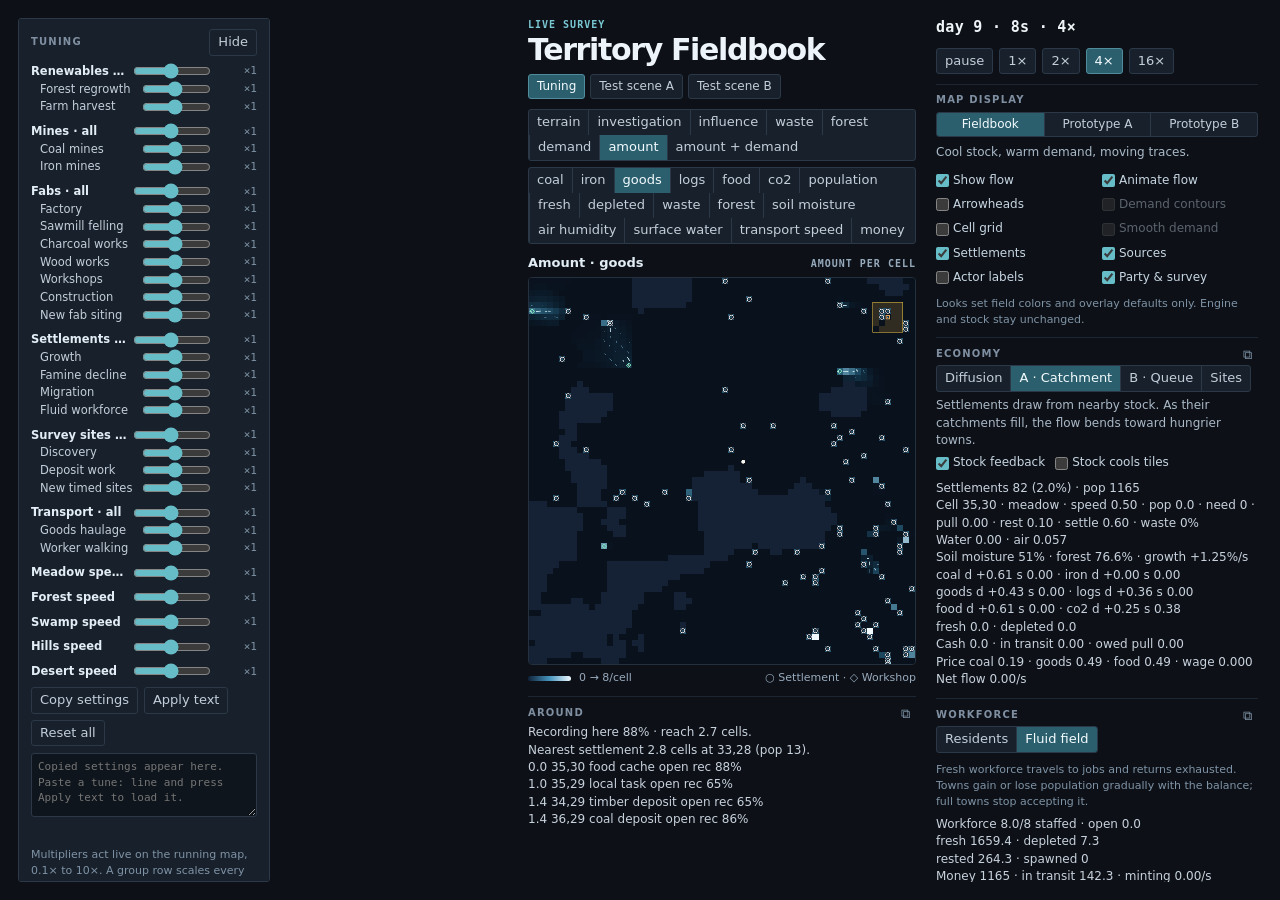
<file: index.html>
<!DOCTYPE html>
<html lang="en">
<head>
<meta charset="utf-8">
<meta name="viewport" content="width=device-width, initial-scale=1">
<title>Territory Fieldbook</title>
<style>
:root {
	--ui-surface: #18212b;
	--ui-surface-hi: #23303d;
	--ui-line: #2a3847;
	--ui-text: #c3cedb;
	--ui-text-strong: #f2fbfd;
	--ui-accent: #2c5f6e;
	--ui-accent-line: #4f8d9d;
	--ui-radius-sm: 3px;
	--ui-gap: 6px;
	--ui-step: 3px;
}
* { box-sizing: border-box; }
[hidden] { display: none !important; }
body {
	margin: 0;
	background: #0d1117;
	color: #d7dee7;
	font: 13px/1.45 ui-sans-serif, system-ui, -apple-system, "Segoe UI", sans-serif;
	color-scheme: dark;
}
#ui-app {
	display: flex;
	align-items: flex-start;
	gap: 20px;
	padding: 18px;
	max-width: 1480px;
	margin: 0 auto;
}
#ui-mapwrap {
	flex: 1 1 768px;
	min-width: 0;
	display: flex;
	flex-direction: column;
	gap: 10px;
}
#ui-app:not(.ui-paired) { justify-content: center; }
#ui-app:not(.ui-paired) #ui-mapwrap { max-width: clamp(480px, 100vh - 214px, 768px); }
#ui-maphead { display: flex; align-items: end; justify-content: space-between; flex-wrap: wrap; gap: 8px 12px; }
#ui-maphead h1 { margin: 1px 0 0; font-size: clamp(21px, 4vw, 30px); font-weight: 660; letter-spacing: -.045em; line-height: 1.1; color: #eef5fa; }
.ui-kicker, .ui-field-meta span, .ui-scene-controls > span, .ui-scene-stat span {
	font: 600 10px/1.4 ui-monospace, monospace;
	letter-spacing: .1em;
	text-transform: uppercase;
	color: #96aabc;
}
.ui-kicker { color: #79c9d4; }
#ui-scene-nav { display: flex; flex-wrap: wrap; gap: 5px; }
#ui-scene-nav a {
	padding: 3px 8px;
	text-decoration: none;
	font-size: 12px;
	color: var(--ui-text);
	background: var(--ui-surface);
	border: 1px solid var(--ui-line);
	border-radius: var(--ui-radius-sm);
}
#ui-scene-nav a:hover, #ui-scene-nav a[aria-current="page"] { color: var(--ui-text-strong); border-color: var(--ui-accent-line); }
#ui-maps { display: grid; grid-template-columns: minmax(0, 1fr); gap: 12px; }
.ui-paired #ui-maps { grid-template-columns: repeat(2, minmax(0, 1fr)); }
.ui-field { min-width: 0; }
.ui-field-meta, .ui-field-legend { display: flex; align-items: baseline; justify-content: space-between; gap: 8px; }
.ui-field-meta { margin-bottom: 5px; }
.ui-field-meta h2 { margin: 0; font-size: 13px; font-weight: 650; color: #e2edf6; }
.ui-field-legend { justify-content: start; align-items: center; flex-wrap: wrap; margin-top: 5px; color: #98aabd; font-size: 11px; }
.ui-scale { width: 43px; height: 5px; border-radius: 5px; background: linear-gradient(90deg, #102239, #4594bd, #eff9ff); }
.ui-scale.demand { background: linear-gradient(90deg, #411723, #d85c36, #ffe77f); }
.ui-scale.demand.signed { background: linear-gradient(90deg, #46db9f, #1b0f17, #ffe55b); }
.ui-scale.look-1 { background: linear-gradient(90deg, #0b1420, #6b7280, #f1f5fa); }
.ui-scale.look-1.demand { background: linear-gradient(90deg, #230c10, #bf7922, #ffe633); }
.ui-scale.look-2 { background: linear-gradient(90deg, #19181b, #6d3a26, #e18a36, #fff1c6); }
.ui-scale.look-2.demand { background: linear-gradient(90deg, #17151f, #634187, #c094e5, #edcfff); }
.ui-scale.look-1.demand.signed { background: linear-gradient(90deg, #46db9f, #230c10, #ffe633); }
.ui-scale.look-2.demand.signed { background: linear-gradient(90deg, #46db9f, #17151f, #edcfff); }
.ui-map-key { margin-left: auto; white-space: nowrap; }
.ui-field canvas {
	display: block;
	width: 100%;
	height: auto;
	background: #080b0f;
	border: 1px solid #24303d;
	border-radius: 4px;
	image-rendering: pixelated;
	cursor: crosshair;
}
#ui-panel {
	flex: 0 0 326px;
	display: flex;
	flex-direction: column;
	gap: 10px;
	max-height: calc(100vh - 36px);
	overflow-y: auto;
	padding-right: 4px;
}
#ui-clock {
	font: 600 15px/1.3 ui-monospace, monospace;
	letter-spacing: 0.02em;
	color: #eef4f8;
}
.ui-row { display: flex; flex-wrap: wrap; gap: 6px; }
button.ui-chip {
	background: #18212b;
	color: #c3cedb;
	border: 1px solid #2a3847;
	border-radius: 3px;
	padding: 3px 8px;
	font: inherit;
	cursor: pointer;
}
button.ui-chip:hover:not(:disabled) { border-color: #4f8d9d; }
button.ui-chip:disabled { opacity: .45; cursor: default; }
button.ui-chip.on { background: #2c5f6e; border-color: #4f8d9d; color: #f2fbfd; }
.ui-block {
	border-top: 1px solid #1d2733;
	padding-top: 8px;
}
.ui-block h2 {
	margin: 0 0 4px;
	font-size: 10px;
	font-weight: 700;
	letter-spacing: 0.12em;
	text-transform: uppercase;
	color: #7f8fa1;
}
.ui-seg {
	display: inline-flex;
	flex-wrap: wrap;
	border: 1px solid var(--ui-line);
	border-radius: var(--ui-radius-sm);
	background: var(--ui-surface);
	overflow: hidden;
	align-self: flex-start;
}
.ui-seg-item { position: relative; display: block; }
.ui-seg-item + .ui-seg-item { border-left: 1px solid var(--ui-line); }
.ui-seg-item > span {
	display: block;
	padding: var(--ui-step) 8px;
	color: var(--ui-text);
	line-height: 1.45;
	white-space: nowrap;
	cursor: pointer;
}
.ui-seg-item > input {
	position: absolute;
	width: 1px;
	height: 1px;
	margin: 0;
	opacity: 0;
	pointer-events: none;
}
.ui-seg-item > input:checked + span { background: var(--ui-accent); color: var(--ui-text-strong); }
.ui-seg-item:hover > input:not(:checked):not(:disabled) + span { background: var(--ui-surface-hi); }
.ui-seg-item > input:focus-visible + span { outline: 2px solid var(--ui-accent-line); outline-offset: -2px; }
.ui-seg-item > input:disabled + span { opacity: 0.38; cursor: default; }
#ui-nearby {
	white-space: pre-line;
	color: #c8d2dd;
	font-size: 12px;
	max-height: 180px;
	overflow-y: auto;
}
#ui-stats, #ui-skills, #ui-members, #ui-site, #ui-inspect, #ui-victory, #ui-workforce-stats {
	white-space: pre-line;
	color: #c8d2dd;
}
#ui-inspect { font-size: 12px; margin-top: 8px; }
#ui-workforce-stats { font-size: 12px; margin-top: 6px; }
#ui-site-panel {
	flex: 0 0 218px;
	display: flex;
	flex-direction: column;
	gap: 6px;
	align-self: flex-start;
	background: var(--ui-surface);
	border: 1px solid var(--ui-line);
	border-radius: var(--ui-radius-sm);
	padding: 10px 12px;
}
/* Reserve the slot so hiding the inspector never shifts the canvas; only its content is hidden. */
#ui-site-panel.ui-collapsed { visibility: hidden; }
#ui-site-panel h2 {
	margin: 0;
	font-size: 10px;
	font-weight: 700;
	letter-spacing: 0.12em;
	text-transform: uppercase;
	color: #7f8fa1;
}
#ui-tune-panel {
	flex: 0 0 252px;
	display: flex;
	flex-direction: column;
	gap: 7px;
	align-self: flex-start;
	position: sticky;
	top: 18px;
	max-height: calc(100vh - 36px);
	overflow-y: auto;
	background: var(--ui-surface);
	border: 1px solid var(--ui-line);
	border-radius: var(--ui-radius-sm);
	padding: 10px 12px;
}
.ui-tune-head { display: flex; align-items: center; justify-content: space-between; }
.ui-tune-head h2 { margin: 0; font-size: 10px; font-weight: 700; letter-spacing: 0.12em; text-transform: uppercase; color: #7f8fa1; }
#ui-tune-knobs { display: flex; flex-direction: column; gap: 1px; }
.ui-tune-row { display: grid; grid-template-columns: 96px minmax(0, 1fr) 40px; align-items: center; gap: 6px; padding-left: 9px; font-size: 11.5px; color: var(--ui-text); cursor: pointer; }
.ui-tune-row.ui-tune-group { padding-left: 0; margin-top: 7px; font-weight: 650; color: #e2edf6; }
.ui-tune-row.ui-tune-group:first-child { margin-top: 0; }
.ui-tune-row > span { overflow: hidden; text-overflow: ellipsis; white-space: nowrap; }
.ui-tune-row > input { width: 100%; height: 16px; margin: 0; accent-color: #66bdc8; cursor: pointer; }
.ui-tune-row > input:focus-visible { outline: 2px solid var(--ui-accent-line); outline-offset: 1px; }
.ui-tune-row > output { text-align: right; font: 11px/1.4 ui-monospace, monospace; color: #7f93a6; }
.ui-tune-row.ui-tune-moved > output { color: #ffd166; }
#ui-tune-text { width: 100%; min-height: 64px; resize: vertical; padding: 5px 6px; background: #0f151c; color: #c8d2dd; border: 1px solid var(--ui-line); border-radius: var(--ui-radius-sm); font: 11px/1.4 ui-monospace, monospace; }
#ui-tune-note { min-height: 16px; margin: 0; color: #ffd166; font-size: 11px; }
#ui-tune-panel .ui-help { margin: 0; }
#ui-scene-nav button.ui-chip { font-size: 12px; }
#ui-jobsite { white-space: pre-line; color: #e6edf4; font-size: 12px; }
.ui-economy-toggles { display: flex; flex-wrap: wrap; gap: 4px 10px; font-size: 12px; color: #c7d6e2; }
.ui-economy-toggles label { display: flex; align-items: center; gap: 4px; cursor: pointer; }
.ui-economy-toggles input { margin: 0; accent-color: #66bdc8; }
.ui-economy-toggles label:has(input:disabled) { opacity: .42; cursor: default; }
.ui-economy-toggles input:focus-visible { outline: 2px solid var(--ui-accent-line); outline-offset: 3px; }
.ui-display-options { display: grid; grid-template-columns: 1fr 1fr; gap: 7px 10px; }
#ui-look .ui-seg { display: grid; grid-template-columns: repeat(3, 1fr); width: 100%; font-size: 12px; text-align: center; }
#ui-display-note { margin: 7px 0 10px; color: #aabac9; font-size: 12px; }
.ui-help { margin: 9px 0 0; color: #7f93a6; font-size: 11px; }
.ui-scene-controls { display: flex; align-items: center; gap: 5px 8px; flex-wrap: wrap; }
.ui-scene-controls + .ui-scene-controls { margin-top: 6px; }
#ui-scene-note { margin: 6px 0 0; color: #9eafbf; font-size: 12px; }
#ui-scene-stats { display: grid; grid-template-columns: repeat(3, minmax(0, 1fr)); gap: 6px; margin-top: 9px; }
.ui-scene-stat { padding: 7px; border-radius: 4px; border: 1px solid var(--ui-line); background: #141d27; }
.ui-scene-stat strong { display: block; font: 600 15px/1.3 ui-monospace, monospace; color: #dfecf6; }
#ui-survey-panel { display: flex; flex-direction: column; gap: 10px; }
#ui-engine-note { margin: 5px 0; color: #aab8c7; font-size: 12px; }
#ui-site { color: #e6edf4; }
#ui-actions { display: flex; flex-direction: column; gap: 5px; margin-top: 8px; }
button.ui-act {
	text-align: left;
	background: #151d26;
	color: #d8e2ec;
	border: 1px solid #2a3847;
	border-radius: 3px;
	padding: 5px 9px;
	font: inherit;
	cursor: pointer;
}
button.ui-act.primary { background: #1d3a3f; border-color: #2f6a70; }
button.ui-act:hover:not(:disabled) { border-color: #4a6f84; }
button.ui-act:disabled { opacity: 0.38; cursor: default; }
#ui-status { min-height: 18px; color: #ffd166; }
.ui-block-head { display: flex; align-items: center; justify-content: space-between; gap: 6px; }
.ui-block-head h2 { margin-bottom: 4px; }
button.ui-copy {
	padding: 0 5px;
	background: transparent;
	color: #7f93a6;
	border: 1px solid transparent;
	border-radius: var(--ui-radius-sm);
	font: 13px/1.3 ui-monospace, monospace;
	cursor: pointer;
}
button.ui-copy:hover { color: var(--ui-text-strong); border-color: var(--ui-line); }
button.ui-copy:focus-visible { outline: 2px solid var(--ui-accent-line); outline-offset: 1px; }
#ui-log {
	margin: 0;
	padding: 0 0 0 16px;
	color: #93a1b1;
	font-size: 12px;
	display: flex;
	flex-direction: column;
	gap: 2px;
}
#ui-log li:first-child { color: #d5e2ee; }
@media (max-width: 960px) {
	#ui-app { flex-direction: column; }
	#ui-site-panel, #ui-tune-panel { flex: 0 0 auto; width: 100%; }
	#ui-tune-panel { position: static; max-height: none; }
	/* On the stacked layout the slot is full width, so collapse it entirely instead of leaving a gap. */
	#ui-site-panel.ui-collapsed { display: none; }
	#ui-app:not(.ui-paired) #ui-mapwrap, #ui-mapwrap { flex: 0 0 auto; max-width: none; width: 100%; }
	#ui-panel { flex: 0 0 auto; width: 100%; max-width: none; max-height: none; }
	#ui-app.ui-scene-active { gap: 10px; }
	.ui-scene-active #ui-mapwrap, .ui-scene-active #ui-panel { display: contents; }
	.ui-scene-active #ui-maphead { order: -3; width: 100%; }
	.ui-scene-active #ui-clock, .ui-scene-active #ui-time { order: -2; }
	.ui-scene-active #ui-maps { width: 100%; }
}
@media (max-width: 560px) {
	#ui-app { padding: 10px; }
	.ui-paired #ui-maps { grid-template-columns: minmax(0, 1fr); }
	.ui-map-key { margin-left: 0; }
}
</style>
</head>
<body>
<div id="ui-app">
	<aside id="ui-tune-panel" aria-labelledby="ui-tune-title">
		<div class="ui-tune-head"><h2 id="ui-tune-title">tuning</h2><button id="ui-tune-close" type="button" class="ui-chip" title="Hide the tuning panel">Hide</button></div>
		<div id="ui-tune-knobs"></div>
		<div class="ui-row">
			<button id="ui-tune-copy" type="button" class="ui-chip" title="Copy the moved multipliers and a map summary to the clipboard">Copy settings</button>
			<button id="ui-tune-apply" type="button" class="ui-chip" title="Apply the tune: line pasted into the box below">Apply text</button>
			<button id="ui-tune-reset" type="button" class="ui-chip" title="Set every multiplier back to ×1">Reset all</button>
		</div>
		<textarea id="ui-tune-text" rows="4" spellcheck="false" aria-label="Tuning settings text" placeholder="Copied settings appear here. Paste a tune: line and press Apply text to load it."></textarea>
		<p id="ui-tune-note" aria-live="polite"></p>
		<p class="ui-help">Multipliers act live on the running map, 0.1× to 10×. A group row scales every kind under it. Double-click a slider for ×1. Settings stay in this browser.</p>
	</aside>
	<aside id="ui-site-panel" aria-labelledby="ui-site-panel-title" class="ui-collapsed">
		<div class="ui-block-head"><h2 id="ui-site-panel-title">selected site</h2><button id="ui-copy-site" type="button" class="ui-copy" title="Copy the selected site text for chat" aria-label="Copy the selected site text for chat">⧉</button></div>
		<div id="ui-jobsite"></div>
	</aside>
	<main id="ui-mapwrap">
		<header id="ui-maphead">
			<div><div class="ui-kicker" id="ui-map-kicker">Live survey</div><h1 id="ui-map-title">Territory Fieldbook</h1></div>
			<nav id="ui-scene-nav" aria-label="Economy test scenes">
				<button id="ui-tune-toggle" type="button" class="ui-chip on" aria-controls="ui-tune-panel" title="Show or hide the tuning panel">Tuning</button>
				<a id="ui-survey-link" href="?" title="Start a fresh survey in this tab" hidden>Survey</a>
				<a id="ui-scene-a" href="?scene=a" target="_blank" rel="noopener" title="Open the Catchment test scene in a new tab">Test scene A</a>
				<a id="ui-scene-b" href="?scene=b" target="_blank" rel="noopener" title="Open the Queue test scene in a new tab">Test scene B</a>
			</nav>
		</header>
		<div id="ui-views" class="ui-row" aria-label="Map layers"></div>
		<div id="ui-scene-tools" hidden>
			<div class="ui-scene-controls"><span>Map tool</span><div id="ui-tools" class="ui-row"></div></div>
			<div class="ui-scene-controls"><span>Replay · initial demand</span><div id="ui-replay" class="ui-row"></div></div>
			<p id="ui-scene-note">Select a tool, then click either map. The same cell is marked on both.</p>
		</div>
		<div id="ui-maps">
			<section class="ui-field">
				<div id="ui-map-meta" class="ui-field-meta" hidden><h2 id="ui-map-layer">Amount · goods</h2><span id="ui-map-unit">Amount per cell</span></div>
				<canvas id="ui-canvas" aria-label="Survey map"></canvas>
				<div id="ui-map-legend" class="ui-field-legend" hidden><i id="ui-map-scale" class="ui-scale" aria-hidden="true"></i><span id="ui-map-range">0 → 8/cell</span><span class="ui-map-key" id="ui-map-key"></span></div>
			</section>
			<section class="ui-field" id="ui-demand-map" hidden>
				<div id="ui-demand-meta" class="ui-field-meta"><h2 id="ui-demand-layer">Demand · coal</h2><span id="ui-demand-unit">Pull / 0–1</span></div>
				<canvas id="ui-demand-canvas" aria-label="Coal demand map"></canvas>
				<div id="ui-demand-legend" class="ui-field-legend"><i id="ui-demand-scale" class="ui-scale demand" aria-hidden="true"></i><span id="ui-demand-range">Low → high pull</span><span class="ui-map-key" id="ui-demand-key"></span></div>
			</section>
		</div>
		<section id="ui-around-panel" class="ui-block"><div class="ui-block-head"><h2>around</h2><button id="ui-copy-around" type="button" class="ui-copy" title="Copy the around list for chat" aria-label="Copy the around list for chat">⧉</button></div><div id="ui-nearby"></div></section>
	</main>
	<aside id="ui-panel">
		<div id="ui-clock">day 1 · 0s · 4×</div>
		<div id="ui-time" class="ui-row"></div>
		<section class="ui-block" aria-labelledby="ui-display-title">
			<h2 id="ui-display-title">map display</h2>
			<div id="ui-look" class="ui-row"></div>
			<p id="ui-display-note"></p>
			<div class="ui-economy-toggles ui-display-options">
				<label title="Show the direction of actual accepted goods transfers"><input id="ui-flow" type="checkbox" checked> Show flow</label>
				<label title="Move flow marks with simulation time; off keeps static directions"><input id="ui-flow-motion" type="checkbox" checked> Animate flow</label>
				<label title="Add direction arrowheads to the flow marks"><input id="ui-flow-arrows" type="checkbox"> Arrowheads</label>
				<label title="Join equal demand values with contour lines"><input id="ui-contours" type="checkbox"> Demand contours</label>
				<label title="Show cell boundaries and four-cell reference crosses"><input id="ui-grid" type="checkbox"> Cell grid</label>
				<label title="Interpolate the demand heatmap between cells; stock stays crisp"><input id="ui-smooth" type="checkbox"> Smooth demand</label>
				<label title="Show settlement markers without changing their demand or consumption"><input id="ui-settlement-markers" type="checkbox" checked> Settlements</label>
				<label title="Show mines, workshops and factories without changing production"><input id="ui-source-markers" type="checkbox" checked> Sources</label>
				<label title="Label consumers C, mines S, workshops W and factories F"><input id="ui-actor-labels" type="checkbox"> Actor labels</label>
				<label title="Show the party, plus survey reach, sites and rivals on non-economy maps"><input id="ui-survey-markers" type="checkbox" checked> Party & survey</label>
			</div>
			<p class="ui-help">Looks set field colors and overlay defaults only. Engine and stock stay unchanged.</p>
		</section>
		<section class="ui-block">
			<div class="ui-block-head"><h2>economy</h2><button id="ui-copy-inspect" type="button" class="ui-copy" title="Copy the inspector readout for chat" aria-label="Copy the inspector readout for chat">⧉</button></div>
			<div id="ui-engine" class="ui-row"></div>
			<p id="ui-engine-note" aria-live="polite"></p>
			<div class="ui-economy-toggles">
				<label title="Stored goods ease settlement import pull; in Diffusion they lower the local signed signal"><input id="ui-surplus" type="checkbox" checked> Stock feedback</label>
				<label id="ui-pressure-control" title="Stock lowers the pull on its own tile, even without a settlement nearby; Catchment and Queue only"><input id="ui-pressure" type="checkbox"> Stock cools tiles</label>
			</div>
			<div id="ui-scene-stats" hidden>
				<div class="ui-scene-stat"><span>Stored</span><strong id="ui-scene-stock">0.0</strong></div>
				<div class="ui-scene-stat"><span>Mined</span><strong id="ui-scene-mined">0.0</strong></div>
				<div class="ui-scene-stat"><span>Used</span><strong id="ui-scene-used">0.0</strong></div>
			</div>
			<div id="ui-inspect"></div>
		</section>
		<section class="ui-block" aria-labelledby="ui-workforce-title">
			<div class="ui-block-head"><h2 id="ui-workforce-title">workforce</h2><button id="ui-copy-workforce" type="button" class="ui-copy" title="Copy the workforce stats for chat" aria-label="Copy the workforce stats for chat">⧉</button></div>
			<div id="ui-workforce" class="ui-row"></div>
			<p id="ui-workforce-note" class="ui-help"></p>
			<div id="ui-workforce-stats"></div>
		</section>
		<div id="ui-survey-panel">
			<section class="ui-block"><div class="ui-block-head"><h2>party</h2><button id="ui-copy-party" type="button" class="ui-copy" title="Copy party, skills, members, here and victory for chat" aria-label="Copy party, skills, members, here and victory for chat">⧉</button></div><div id="ui-stats"></div></section>
			<section class="ui-block"><h2>skills</h2><div id="ui-skills"></div></section>
			<section class="ui-block"><h2>members</h2><div id="ui-members"></div></section>
			<section class="ui-block"><h2>here</h2><div id="ui-site"></div><div id="ui-actions"></div></section>
			<section class="ui-block"><h2>victory</h2><div id="ui-victory"></div></section>
		</div>
		<section class="ui-block" aria-labelledby="ui-log-title">
			<div class="ui-block-head"><h2 id="ui-log-title">events</h2><button id="ui-copy-log" type="button" class="ui-copy" title="Copy the status line and every kept event for chat" aria-label="Copy the status line and every kept event for chat">⧉</button></div>
			<div id="ui-status"></div>
			<ol id="ui-log"></ol>
		</section>
	</aside>
</div>
<script src="random.js"></script>
<script src="tuning.js"></script>
<script src="world.js"></script>
<script src="prototype/archive/water-humidity/terrain.js"></script>
<script src="prototype/archive/water-humidity/simulation.js"></script>
<script src="hydrology.js"></script>
<script src="events.js"></script>
<script src="land.js"></script>
<script src="economy.js"></script>
<script src="sites.js"></script>
<script src="map-economy.js"></script>
<script src="map-seed.js"></script>
<script src="map-trade.js"></script>
<script src="map-transport.js"></script>
<script src="map-industry.js"></script>
<script src="map-farm.js"></script>
<script src="map-kernels.js"></script>
<script src="map-diffusion.js"></script>
<script src="map-factory-scan.js"></script>
<script src="map-sites.js"></script>
<script src="map-market-flow.js"></script>
<script src="map-market-demand.js"></script>
<script src="map-population.js"></script>
<script src="map-money.js"></script>
<script src="map-money-gold.js"></script>
<script src="map-fluid.js"></script>
<script src="map-scenes.js"></script>
<script src="investigate.js"></script>
<script src="party.js"></script>
<script src="territory.js"></script>
<script src="rivals.js"></script>
<script src="victory.js"></script>
<script src="render.js"></script>
<script src="render-economy.js"></script>
<script src="render-markers.js"></script>
<script src="input.js"></script>
<script src="hud.js"></script>
<script src="hud-economy.js"></script>
<script src="hud-display.js"></script>
<script src="hud-scenes.js"></script>
<script src="hud-tune.js"></script>
<script src="hud-copy.js"></script>
<script src="actions.js"></script>
<script src="main.js"></script>
</body>
</html>
</file>
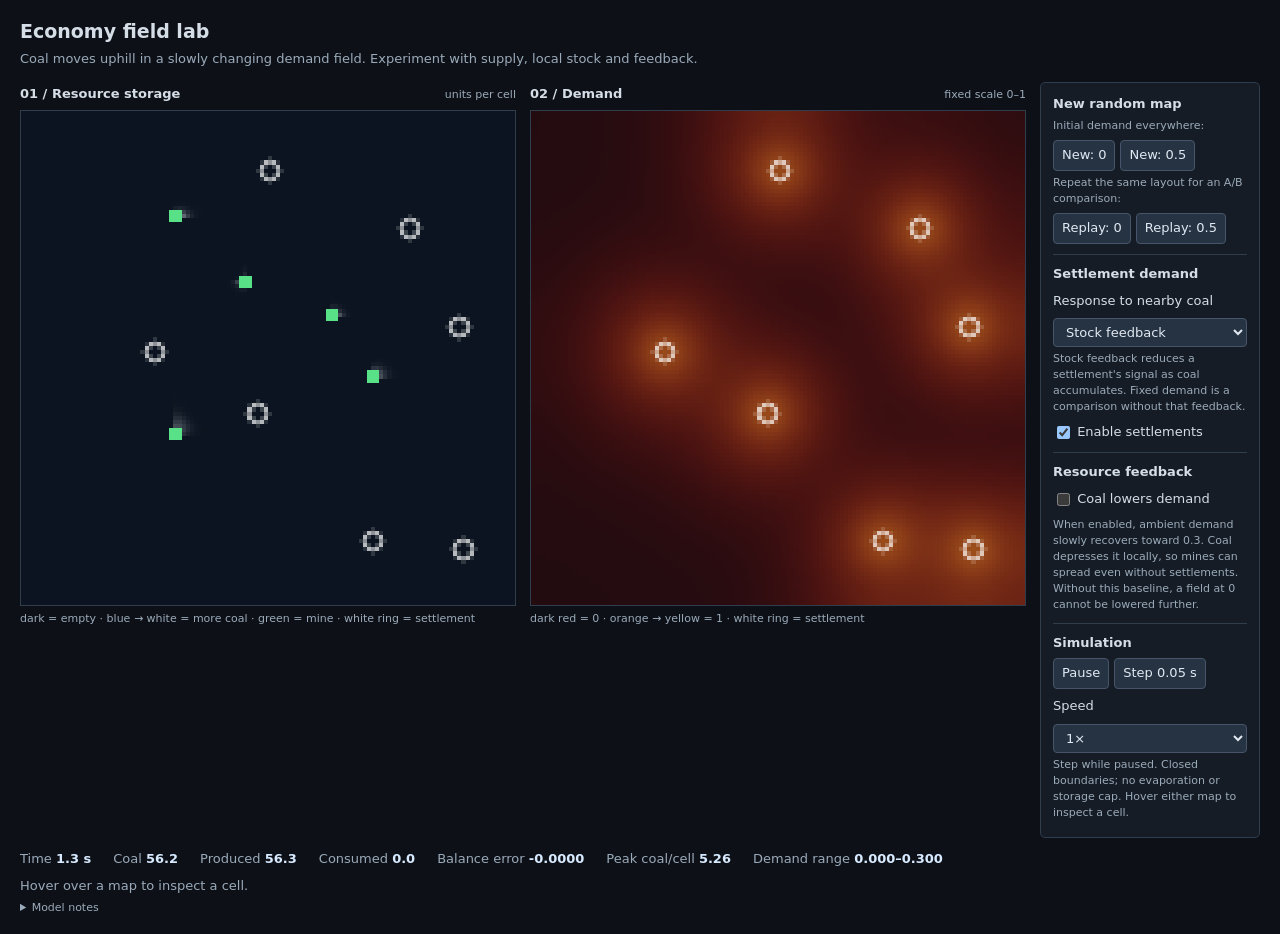
<file: economy-proto/index.html>
<!doctype html>
<html lang="en">
<head>
<meta charset="utf-8">
<meta name="viewport" content="width=device-width, initial-scale=1">
<title>Economy field lab</title>
<style>
:root { color-scheme: dark; font: 13px/1.45 system-ui, sans-serif; background: #0d1117; color: #d5dde7; }
body { max-width: 1240px; margin: auto; padding: 18px; }
h1 { font-size: 19px; margin: 0; } h2 { font-size: 13px; margin: 0; }
p { margin: 4px 0; color: #9baaba; }
header { margin-bottom: 14px; }
.layout { display: grid; grid-template-columns: minmax(0, 1fr) minmax(0, 1fr) 220px; gap: 14px; align-items: start; }
.panel, aside { min-width: 0; } .map-head { display: flex; justify-content: space-between; align-items: baseline; margin-bottom: 6px; }
canvas { width: 100%; aspect-ratio: 1; height: auto; image-rendering: pixelated; display: block; background: #111827; border: 1px solid #303d4d; box-sizing: border-box; cursor: crosshair; }
.legend { font-size: 11px; color: #9baaba; margin-top: 5px; }
aside { border: 1px solid #303d4d; background: #151c25; border-radius: 5px; padding: 12px; }
.group { border-top: 1px solid #303d4d; padding-top: 10px; margin-top: 10px; }
.group:first-child { border: 0; padding: 0; margin: 0; }
label { display: block; margin: 8px 0; } input { vertical-align: middle; }
button, select { font: inherit; color: #e1e9f2; background: #263343; border: 1px solid #465569; border-radius: 4px; padding: 5px 8px; cursor: pointer; }
button:hover, select:hover { background: #34465a; } button:focus-visible, select:focus-visible, input:focus-visible { outline: 2px solid #82c9ff; }
select { width: 100%; } .buttons { display: flex; gap: 5px; flex-wrap: wrap; margin-top: 6px; }
.hud { display: flex; flex-wrap: wrap; gap: 8px 22px; padding: 12px 0 4px; font-variant-numeric: tabular-nums; }
.hud span { color: #9baaba; } .hud b { color: #d8eaff; font-weight: 600; }
.note { font-size: 11px; line-height: 1.45; color: #9baaba; }
#inspect { min-height: 1.4em; font-variant-numeric: tabular-nums; }
@media (max-width: 950px) { .layout { grid-template-columns: 1fr 1fr; } aside { grid-column: 1 / -1; } }
@media (max-width: 560px) { .layout { grid-template-columns: 1fr; } aside { grid-column: auto; } }
</style>
</head>
<body>
<header><h1>Economy field lab</h1><p>Coal moves uphill in a slowly changing demand field. Experiment with supply, local stock and feedback.</p></header>
<div class="layout">
  <section class="panel"><div class="map-head"><h2>01 / Resource storage</h2><span class="legend">units per cell</span></div><canvas id="res" width="120" height="120" aria-label="Resource storage map"></canvas><div class="legend">dark = empty · blue → white = more coal · green = mine · white ring = settlement</div></section>
  <section class="panel"><div class="map-head"><h2>02 / Demand</h2><span class="legend">fixed scale 0–1</span></div><canvas id="dem" width="120" height="120" aria-label="Demand map"></canvas><div class="legend">dark red = 0 · orange → yellow = 1 · white ring = settlement</div></section>
  <aside>
    <div class="group"><h2>New random map</h2><p class="note">Initial demand everywhere:</p><div class="buttons"><button data-fill="0">New: 0</button><button data-fill="0.5">New: 0.5</button></div><p class="note">Repeat the same layout for an A/B comparison:</p><div class="buttons"><button data-replay="0">Replay: 0</button><button data-replay="0.5">Replay: 0.5</button></div></div>
    <div class="group"><h2>Settlement demand</h2><label for="feedback">Response to nearby coal</label><select id="feedback"><option value="stock">Stock feedback</option><option value="fixed">Fixed demand</option></select><p class="note">Stock feedback reduces a settlement's signal as coal accumulates. Fixed demand is a comparison without that feedback.</p><label><input id="settlements" type="checkbox" checked> Enable settlements</label></div>
    <div class="group"><h2>Resource feedback</h2><label><input id="sinkDem" type="checkbox"> Coal lowers demand</label><p class="note">When enabled, ambient demand slowly recovers toward 0.3. Coal depresses it locally, so mines can spread even without settlements. Without this baseline, a field at 0 cannot be lowered further.</p></div>
    <div class="group"><h2>Simulation</h2><div class="buttons"><button id="pause">Pause</button><button id="step">Step 0.05 s</button></div><label for="speed">Speed</label><select id="speed"><option value="1">1×</option><option value="2">2×</option><option value="4">4×</option></select><p class="note">Step while paused. Closed boundaries; no evaporation or storage cap. Hover either map to inspect a cell.</p></div>
  </aside>
</div>
<div class="hud" id="hud" aria-live="off"></div><p id="inspect">Hover over a map to inspect a cell.</p>
<details class="note"><summary>Model notes</summary><p>Demand diffuses with reflecting edges and slowly fades. Settlements consume at a rate proportional to demand at their center, capped by available coal in their catchment. Coal outside the catchment must travel there first. Stock feedback reduces the settlement signal, while fixed demand leaves it unchanged.</p><p>Uphill transfers conserve coal, but the grid discretization spreads it as it travels. Color saturates at 10 coal per cell; use the peak and hover readouts for larger values. The balance error checks produced minus consumed against stored coal. Simulation speed may fall behind on slow devices rather than catch up after a stalled frame.</p></details>
<script>
'use strict';
// Demand is a bounded, diffusing signal; it is not itself a resource. The
// fixed simulation step and no-flux edges make all rates independent of FPS.
const N = 120, CELLS = N * N, DT = 0.05;
const DIFF_PASSES = 20, DIFFUSE = 0.20; // each Jacobi pass is stable (<= 1/4)
const DECAY = 0.025, AMBIENT = 0.3, AMBIENT_RATE = 0.12;
const COAL_DEMAND_SINK = 0.32;
const SOURCE_RATE = 9, CONSUME_RATE = 18, FEED_R = 4;
const SIGNAL_RATE = 5, STOCK_HALF = 18, RESPONSE = 0.5;
const FLOW = 7, GRAD_HALF = 0.002; // cells/s, saturation of uphill differences
const res = new Float64Array(CELLS), resNext = new Float64Array(CELLS);
const demand = new Float64Array(CELLS), tmpDem = new Float64Array(CELLS);
const filtered = new Float64Array(CELLS);
const sources = [], consumers = [];
let sinkEnabled = false, settlementsEnabled = true, feedback = 'stock';
let seed = 1337, rng = seed, time = 0, produced = 0, consumed = 0;
let paused = false, speed = 1, accumulator = 0;
const idx = (x, y) => y * N + x;
function rand() { rng = (Math.imul(rng, 1664525) + 1013904223) >>> 0; return rng / 4294967296; }
function clamp01(v) { return Math.max(0, Math.min(1, v)); }

function init(fill, newSeed) {
  if (newSeed) seed = (Math.imul(seed, 1664525) + 1013904223) >>> 0;
  rng = seed; time = produced = consumed = accumulator = 0;
  res.fill(0); resNext.fill(0); demand.fill(fill); tmpDem.fill(0); filtered.fill(fill);
  sources.length = consumers.length = 0;
  // Separate points so the comparison starts with distinct mines/settlements.
  const points = [];
  for (let i = 0; i < 12; i++) {
    let p;
    for (let tries = 0; tries < 200; tries++) {
      p = {x: 10 + Math.floor(rand() * (N - 20)), y: 10 + Math.floor(rand() * (N - 20))};
      if (points.every(q => Math.hypot(p.x - q.x, p.y - q.y) >= 18)) break;
    }
    points.push(p);
    if (i < 5) sources.push(p);
    else consumers.push({...p, signal: 1, stock: 0, lastConsumed: 0});
  }
}

function neighborhood(c, fn) {
  for (let dy = -FEED_R; dy <= FEED_R; dy++) for (let dx = -FEED_R; dx <= FEED_R; dx++) {
    if (dx * dx + dy * dy > FEED_R * FEED_R) continue;
    const x = c.x + dx, y = c.y + dy;
    if (x >= 0 && x < N && y >= 0 && y < N) fn(idx(x, y), dx, dy);
  }
}
function localStock(c) { let stock = 0; neighborhood(c, i => { stock += res[i]; }); return stock; }

function stepDemand() {
  // Settlements relax a small region toward their target instead of clamping a
  // single point each pass. Stock feedback responds gradually, not instantly.
  if (settlementsEnabled) for (const c of consumers) {
    c.stock = localStock(c);
    const target = feedback === 'stock' ? 1 / (1 + c.stock / STOCK_HALF) : 1;
    c.signal += (target - c.signal) * (1 - Math.exp(-RESPONSE * DT));
    neighborhood(c, (i, dx, dy) => {
      const weight = Math.max(0, 1 - Math.hypot(dx, dy) / (FEED_R + 1));
      demand[i] += (c.signal - demand[i]) * (1 - Math.exp(-SIGNAL_RATE * weight * DT));
    });
  }
  // Jacobi with reflecting edges. Every cell, including edges, is updated.
  // No per-pass clamp/injection: these were easy ways to distort diffusion.
  for (let p = 0; p < DIFF_PASSES; p++) {
    tmpDem.set(demand);
    for (let y = 0; y < N; y++) for (let x = 0; x < N; x++) {
      const i = idx(x, y), v = tmpDem[i];
      const l = x ? tmpDem[i - 1] : v, r = x < N - 1 ? tmpDem[i + 1] : v;
      const u = y ? tmpDem[i - N] : v, d = y < N - 1 ? tmpDem[i + N] : v;
      demand[i] = v + DIFFUSE * (l + r + u + d - 4 * v);
    }
  }
  for (let i = 0; i < CELLS; i++) {
    let v = demand[i] * Math.exp(-DECAY * DT);
    if (sinkEnabled) {
      v += (AMBIENT - v) * (1 - Math.exp(-AMBIENT_RATE * DT));
      v *= Math.exp(-COAL_DEMAND_SINK * res[i] * DT);
    }
    demand[i] = clamp01(v);
  }
}

function stepResources() {
  for (const s of sources) { res[idx(s.x, s.y)] += SOURCE_RATE * DT; produced += SOURCE_RATE * DT; }
  // Smooth only the steering field, never the stored resource. A 3x3 box
  // filter reduces grid noise; positive face differences guarantee uphill flow.
  for (let y = 0; y < N; y++) for (let x = 0; x < N; x++) {
    let sum = 0, count = 0;
    for (let dy = -1; dy <= 1; dy++) for (let dx = -1; dx <= 1; dx++) {
      const xx = x + dx, yy = y + dy;
      if (xx >= 0 && xx < N && yy >= 0 && yy < N) { sum += demand[idx(xx, yy)]; count++; }
    }
    filtered[idx(x, y)] = sum / count;
  }
  // Conservative donor-cell transport. Each donor apportions a bounded share
  // of its stock across uphill faces; nothing is created at converging flows.
  resNext.fill(0);
  for (let y = 0; y < N; y++) for (let x = 0; x < N; x++) {
    const i = idx(x, y), v = res[i], d = filtered[i];
    if (!v) continue;
    const l = x ? Math.max(0, filtered[i - 1] - d) : 0;
    const r = x < N - 1 ? Math.max(0, filtered[i + 1] - d) : 0;
    const u = y ? Math.max(0, filtered[i - N] - d) : 0;
    const b = y < N - 1 ? Math.max(0, filtered[i + N] - d) : 0;
    const gradient = l + r + u + b;
    if (gradient > 0) {
      const moved = v * Math.min(1, FLOW * DT * gradient / (gradient + GRAD_HALF));
      const unit = moved / gradient;
      resNext[i] += v - moved;
      if (l) resNext[i - 1] += unit * l;
      if (r) resNext[i + 1] += unit * r;
      if (u) resNext[i - N] += unit * u;
      if (b) resNext[i + N] += unit * b;
    } else resNext[i] += v;
  }
  res.set(resNext);
  // Each settlement consumes at most rate * local demand; proportional removal
  // from its catchment avoids scan-order bias. Never consume more than exists.
  if (settlementsEnabled) for (const c of consumers) {
    const stock = localStock(c);
    const wanted = CONSUME_RATE * demand[idx(c.x, c.y)] * DT;
    const take = Math.min(stock, wanted);
    if (stock > 0) neighborhood(c, i => { res[i] *= 1 - take / stock; });
    c.lastConsumed = take / DT; c.stock = stock - take; consumed += take;
  } else for (const c of consumers) { c.lastConsumed = 0; c.stock = localStock(c); }
}
function tick() { stepDemand(); stepResources(); time += DT; }

const resCanvas = document.getElementById('res'), demCanvas = document.getElementById('dem');
const resCtx = resCanvas.getContext('2d'), demCtx = demCanvas.getContext('2d');
const resImg = resCtx.createImageData(N, N), demImg = demCtx.createImageData(N, N);
const hud = document.getElementById('hud'), inspect = document.getElementById('inspect');
let hover = null;
function render() {
  let total = 0, peak = 0, demMin = 1, demMax = 0;
  for (let i = 0, p = 0; i < CELLS; i++, p += 4) {
    const v = res[i], d = demand[i], t = Math.min(1, Math.log1p(v) / Math.log(11));
    total += v; peak = Math.max(peak, v); demMin = Math.min(demMin, d); demMax = Math.max(demMax, d);
    resImg.data[p] = 11 + 230 * t; resImg.data[p + 1] = 20 + 225 * t; resImg.data[p + 2] = 32 + 218 * t; resImg.data[p + 3] = 255;
    demImg.data[p] = 35 + 220 * Math.sqrt(d); demImg.data[p + 1] = 12 + 218 * d; demImg.data[p + 2] = 16 + 35 * d; demImg.data[p + 3] = 255;
  }
  resCtx.putImageData(resImg, 0, 0); demCtx.putImageData(demImg, 0, 0);
  for (const ctx of [resCtx, demCtx]) {
    if (ctx === resCtx) for (const s of sources) { ctx.fillStyle = '#58e187'; ctx.fillRect(s.x - 1, s.y - 1, 3, 3); }
    if (settlementsEnabled) for (const c of consumers) { ctx.strokeStyle = '#ffffff'; ctx.lineWidth = 0.8; ctx.beginPath(); ctx.arc(c.x + 0.5, c.y + 0.5, 2.2, 0, Math.PI * 2); ctx.stroke(); }
  }
  const error = total - (produced - consumed);
  hud.innerHTML = `<span>Time <b>${time.toFixed(1)} s</b></span><span>Coal <b>${total.toFixed(1)}</b></span><span>Produced <b>${produced.toFixed(1)}</b></span><span>Consumed <b>${consumed.toFixed(1)}</b></span><span>Balance error <b>${error.toFixed(4)}</b></span><span>Peak coal/cell <b>${peak.toFixed(2)}</b></span><span>Demand range <b>${demMin.toFixed(3)}–${demMax.toFixed(3)}</b></span>`;
  if (hover) { const i = idx(hover.x, hover.y); inspect.textContent = `Cell ${hover.x}, ${hover.y} · coal ${res[i].toFixed(3)} · demand ${demand[i].toFixed(3)}`; }
}
for (const canvas of [resCanvas, demCanvas]) {
  canvas.addEventListener('pointermove', e => { const box = canvas.getBoundingClientRect(); hover = {x: Math.max(0, Math.min(N - 1, Math.floor((e.clientX - box.left) / box.width * N))), y: Math.max(0, Math.min(N - 1, Math.floor((e.clientY - box.top) / box.height * N)))}; });
  canvas.addEventListener('pointerleave', () => { hover = null; inspect.textContent = 'Hover over a map to inspect a cell.'; });
}
document.querySelectorAll('[data-fill]').forEach(btn => btn.addEventListener('click', () => { init(Number(btn.dataset.fill), true); render(); }));
document.querySelectorAll('[data-replay]').forEach(btn => btn.addEventListener('click', () => { init(Number(btn.dataset.replay), false); render(); }));
document.getElementById('sinkDem').addEventListener('change', e => { sinkEnabled = e.target.checked; });
document.getElementById('settlements').addEventListener('change', e => { settlementsEnabled = e.target.checked; });
document.getElementById('feedback').addEventListener('change', e => { feedback = e.target.value; });
document.getElementById('speed').addEventListener('change', e => { speed = Number(e.target.value); });
document.getElementById('pause').addEventListener('click', e => { paused = !paused; e.currentTarget.textContent = paused ? 'Resume' : 'Pause'; accumulator = 0; });
document.getElementById('step').addEventListener('click', () => { if (paused) { tick(); render(); } });
let last = performance.now();
function frame(now) {
  // Drop excess wall time after a background tab or a slow frame; never run an
  // unbounded catch-up loop that locks the page.
  const elapsed = Math.min(0.15, Math.max(0, (now - last) / 1000)); last = now;
  if (!paused) { accumulator = Math.min(0.4, accumulator + elapsed * speed); let steps = 0; while (accumulator >= DT && steps++ < 8) { tick(); accumulator -= DT; } }
  render(); requestAnimationFrame(frame);
}
init(0, false); render(); requestAnimationFrame(frame);
</script>
</body>
</html>
</file>
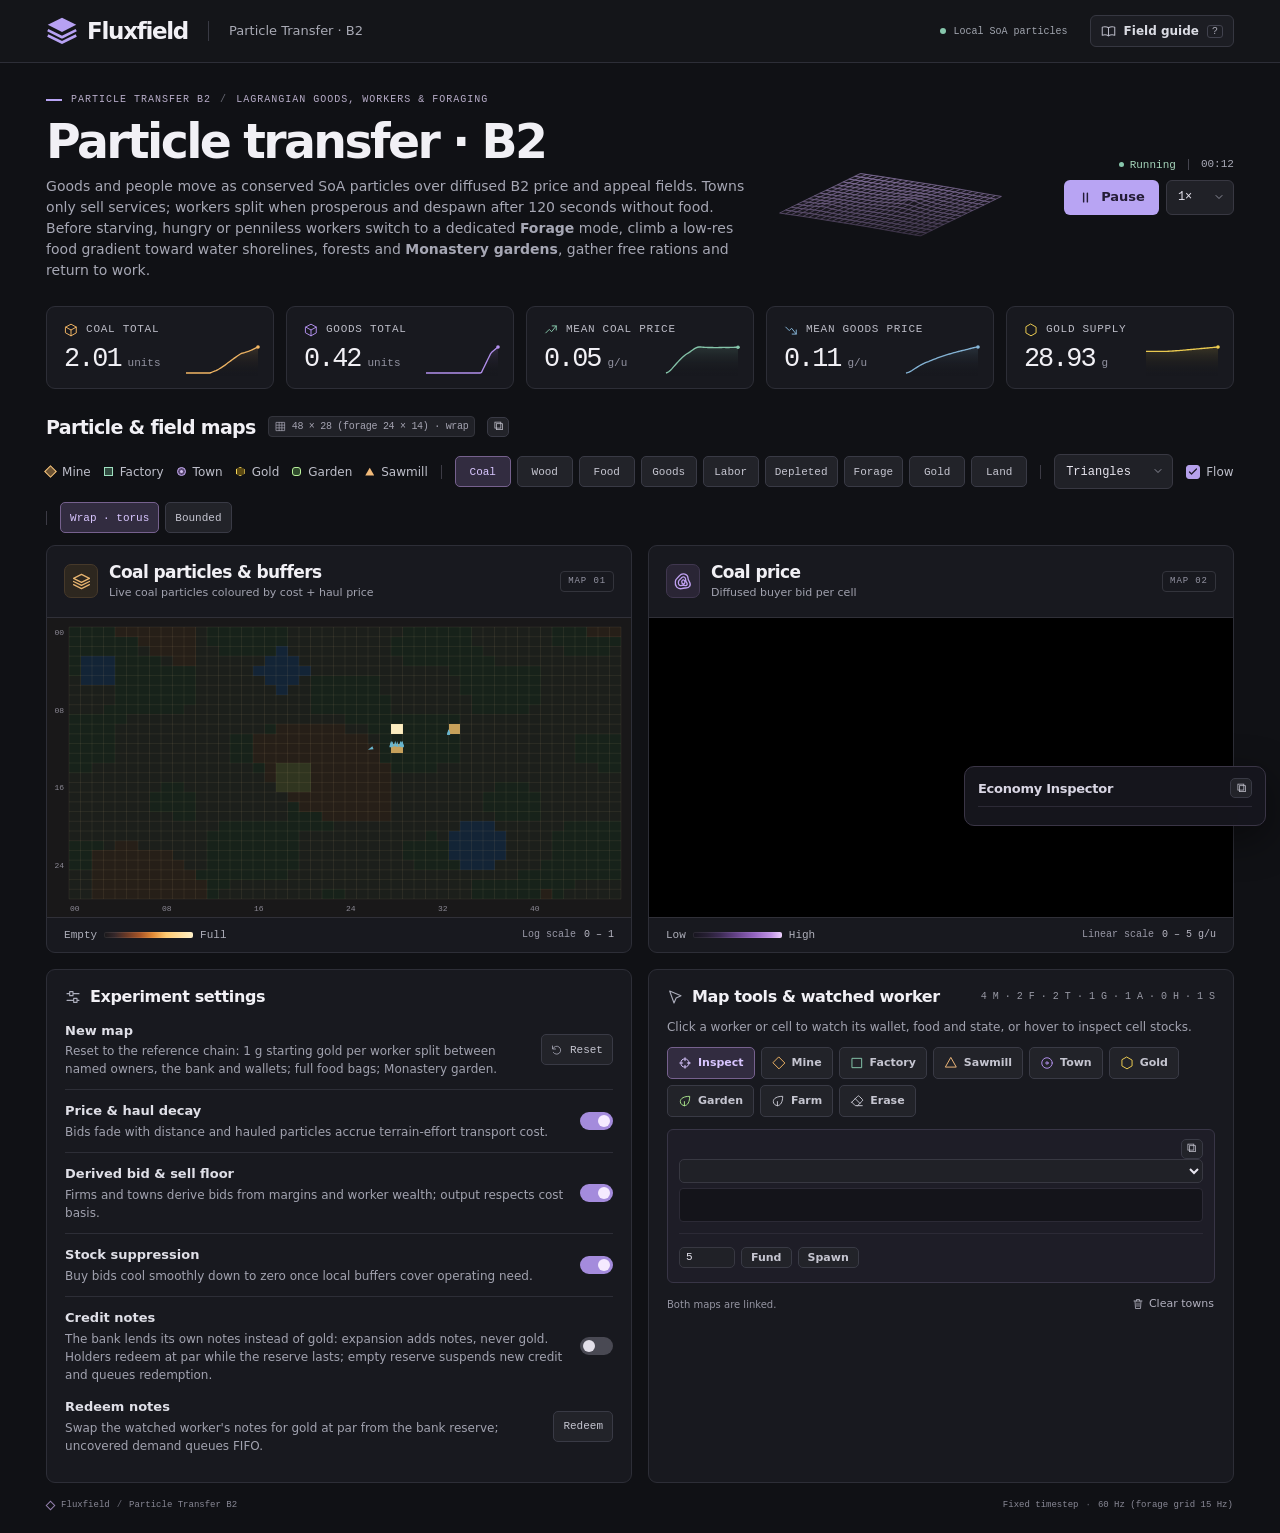
<file: prototype/particle-transfer-b2/index.html>
<!doctype html>
<!-- Standalone entry point for the Particle Transfer B2 economy experiment. -->
<html lang="en">
<head>
	<meta charset="utf-8">
	<meta name="viewport" content="width=device-width, initial-scale=1">
	<meta name="theme-color" content="#101115">
	<title>Particle transfer B2 · Goods particles, worker wallets &amp; foraging</title>
	<link rel="icon" href="data:image/svg+xml,%3Csvg xmlns='http://www.w3.org/2000/svg' viewBox='0 0 32 32'%3E%3Crect width='32' height='32' rx='7' fill='%23161520'/%3E%3Cpath d='m3 12 13-7 13 7-13 7zM3 17l13 7 13-7M3 22l13 7 13-7' fill='none' stroke='%23b6a0ff' stroke-width='2'/%3E%3C/svg%3E">
	<link rel="stylesheet" href="../shared/lab.css">
	<link rel="stylesheet" href="styles.css">
</head>
<body>
	<header class="topbar"><div class="frame topbar-inner">
		<div class="brand"><svg class="brand-mark" viewBox="0 0 36 36" fill="none" aria-hidden="true"><path d="m2 11 16-8 16 8-16 8z" fill="currentColor"/><path d="m2 17 16 8 16-8M2 23l16 8 16-8" stroke="currentColor" stroke-width="3" stroke-linejoin="round"/></svg>Fluxfield</div>
		<span class="brand-context">Particle Transfer · B2</span>
		<div class="topbar-end"><span class="local-tag"><i class="dot"></i> Local SoA particles</span><button id="guide-button" class="quiet-button" type="button"><i data-icon="book"></i>Field guide<kbd>?</kbd></button></div>
	</div></header>

	<main class="frame">
		<section class="overview" aria-labelledby="page-title">
			<div><div class="eyebrow"><span></span>Particle Transfer B2<b>/</b>Lagrangian goods, workers &amp; foraging</div>
				<h1 id="page-title">Particle transfer · B2</h1>
				<p>Goods and people move as conserved SoA particles over diffused B2 price and appeal fields. Towns only sell services; workers split when prosperous and despawn after 120 seconds without food. Before starving, hungry or penniless workers switch to a dedicated <b>Forage</b> mode, climb a low-res food gradient toward water shorelines, forests and <b>Monastery gardens</b>, gather free rations and return to work.</p>
			</div>
			<canvas id="field-relief" class="relief" aria-hidden="true"></canvas>
			<div class="playback" aria-label="Playback controls">
				<div class="run-status"><span class="running-label" id="run-state"><i class="dot"></i><span>Running</span></span><time id="sim-time" aria-label="Simulated time">00:00</time></div>
				<div class="playback-buttons"><button class="primary" id="run-button" type="button" aria-label="Pause simulation"><i data-icon="pause"></i><span>Pause</span></button>
					<button id="step-button" class="icon-button step-button" type="button" title="Advance one tick" aria-label="Advance one simulation tick" hidden><i data-icon="step"></i></button>
					<div class="speed-box"><select id="speed" aria-label="Simulation speed"><option value="0.5">0.5×</option><option value="1" selected>1×</option><option value="2">2×</option><option value="4">4×</option><option value="16">16×</option></select><i data-icon="chevron"></i></div>
				</div>
			</div>
		</section>

		<section class="metrics" aria-label="Live simulation measurements">
			<div class="metric metric-stock"><div class="metric-label"><i data-icon="box"></i>Coal total</div><div class="metric-value"><strong id="coal-stored">0.00</strong><small>units</small></div><canvas class="spark" aria-hidden="true"></canvas></div>
			<div class="metric metric-demand"><div class="metric-label"><i data-icon="box"></i>Goods total</div><div class="metric-value"><strong id="goods-stored">0.00</strong><small>units</small></div><canvas class="spark" aria-hidden="true"></canvas></div>
			<div class="metric metric-production"><div class="metric-label"><i data-icon="up"></i>Mean coal price</div><div class="metric-value"><strong id="coal-price">0.00</strong><small>g/u</small></div><canvas class="spark" aria-hidden="true"></canvas></div>
			<div class="metric metric-uptake"><div class="metric-label"><i data-icon="down"></i>Mean goods price</div><div class="metric-value"><strong id="goods-price">0.00</strong><small>g/u</small></div><canvas class="spark" aria-hidden="true"></canvas></div>
			<div class="metric metric-gold"><div class="metric-label"><i data-icon="hexagon"></i>Gold supply</div><div class="metric-value"><strong id="gold-supply">0.00</strong><small>g</small></div><canvas class="spark" aria-hidden="true"></canvas></div>
		</section>

		<section class="field-section" aria-labelledby="field-title">
			<div class="section-bar"><div class="section-title"><h2 id="field-title">Particle &amp; field maps</h2><span class="grid-size"><i data-icon="grid"></i><span id="grid-size">48 × 28</span></span><button id="copy-reading" type="button" class="copy-button" title="Copy the last hovered or pinned cell reading for chat" aria-label="Copy the last hovered or pinned cell reading for chat">⧉</button></div>
				<div class="field-options"><span class="actor-key"><i class="source-key"></i>Mine</span><span class="actor-key"><i class="factory-key"></i>Factory</span><span class="actor-key"><i class="consumer-key"></i>Town</span><span class="actor-key"><i class="gold-key"></i>Gold</span><span class="actor-key"><i class="garden-key"></i>Garden</span><span class="actor-key"><i class="sawmill-key"></i>Sawmill</span><span class="option-divider"></span><div class="presets"><button data-resource="coal" aria-pressed="true" type="button">Coal</button><button data-resource="wood" aria-pressed="false" type="button">Wood</button><button data-resource="food" aria-pressed="false" type="button">Food</button><button data-resource="goods" aria-pressed="false" type="button">Goods</button><button data-resource="labor" aria-pressed="false" type="button">Labor</button><button data-resource="depleted" aria-pressed="false" type="button">Depleted</button><button data-resource="forage" aria-pressed="false" type="button">Forage</button><button data-resource="gold" aria-pressed="false" type="button">Gold</button><button data-resource="land" aria-pressed="false" type="button">Land</button></div><span class="option-divider"></span><div class="speed-box"><select id="particle-shape" aria-label="Particle shape"><option value="triangles" selected>Triangles</option><option value="points">Points</option><option value="large">Large · 1/8</option></select><i data-icon="chevron"></i></div><label class="flow-option"><input id="show-flow" type="checkbox" checked><i data-icon="check"></i>Flow</label><span class="option-divider"></span><div class="presets" role="group" aria-label="Map edges"><button data-map-edge="wrap" aria-pressed="true" type="button">Wrap · torus</button><button data-map-edge="bounded" aria-pressed="false" type="button">Bounded</button></div></div>
			</div>
			<div class="maps">
				<article class="field-card stock-card"><header class="card-head"><span class="layer-icon"><i data-icon="layers"></i></span><div><h3 id="stock-title">Coal particles &amp; buffers</h3><p id="stock-note">Live coal particles coloured by cost + haul price</p></div><span class="layer-id">Map 01</span></header>
					<div class="plot"><canvas id="resource-map" tabindex="0" aria-label="Particle and stock grid. Use arrow keys to inspect cells and Enter to apply the selected tool."></canvas><output class="tooltip" hidden></output></div>
					<div class="map-legend"><span>Empty</span><i class="ramp"></i><span>Full</span><span class="scale-label">Log scale <b>0 – 1</b></span></div>
				</article>
				<article class="field-card demand-card"><header class="card-head"><span class="layer-icon"><i data-icon="contour"></i></span><div><h3 id="price-title">Coal price</h3><p id="price-note">Diffused buyer bid per cell</p></div><span class="layer-id">Map 02</span></header>
					<div class="plot"><canvas id="price-map" tabindex="0" aria-label="Diffused price and forage gradient grid."></canvas><output class="tooltip" hidden></output></div>
					<div class="map-legend"><span>Low</span><i class="ramp"></i><span>High</span><span class="scale-label">Linear scale <b>0 – 5 g/u</b></span></div>
				</article>
			</div>
		</section>

		<section class="bench" aria-label="Experiment controls">
			<article class="panel"><div class="panel-heading"><i data-icon="sliders"></i><h2>Experiment settings</h2></div>
				<div class="setting"><div><h3>New map</h3><p>Reset to the reference chain: 1 g starting gold per worker split between named owners, the bank and wallets; full food bags; Monastery garden.</p></div><div class="presets"><button id="new-map" type="button" aria-label="New map"><i data-icon="reset"></i>Reset</button></div></div>
				<label class="setting pressure-setting" for="price-decay"><span><strong>Price &amp; haul decay</strong><small>Bids fade with distance and hauled particles accrue terrain-effort transport cost.</small></span><input id="price-decay" type="checkbox" checked><span class="switch" aria-hidden="true"></span></label>
				<label class="setting pressure-setting" for="derived-bid"><span><strong>Derived bid &amp; sell floor</strong><small>Firms and towns derive bids from margins and worker wealth; output respects cost basis.</small></span><input id="derived-bid" type="checkbox" checked><span class="switch" aria-hidden="true"></span></label>
				<label class="setting pressure-setting" for="stock-suppression"><span><strong>Stock suppression</strong><small>Buy bids cool smoothly down to zero once local buffers cover operating need.</small></span><input id="stock-suppression" type="checkbox" checked><span class="switch" aria-hidden="true"></span></label>
				<label class="setting pressure-setting" for="credit-notes"><span><strong>Credit notes</strong><small>The bank lends its own notes instead of gold: expansion adds notes, never gold. Holders redeem at par while the reserve lasts; empty reserve suspends new credit and queues redemption.</small></span><input id="credit-notes" type="checkbox"><span class="switch" aria-hidden="true"></span></label>
				<div class="setting"><div><h3>Redeem notes</h3><p>Swap the watched worker's notes for gold at par from the bank reserve; uncovered demand queues FIFO.</p></div><div class="presets"><button id="redeem-notes" type="button">Redeem</button></div></div>
				<div class="setting"><span id="credit-message" role="status"></span></div>
			</article>
			<article class="panel"><div class="panel-heading"><i data-icon="cursor"></i><h2>Map tools &amp; watched worker</h2><span id="actor-count" class="actor-count"></span></div>
				<p class="tool-hint" id="tool-hint">Click a worker or cell to watch its wallet, food and state, or hover to inspect cell stocks.</p>
				<div class="tools" role="group" aria-label="Map editing tool"><button data-tool="inspect" aria-pressed="true" type="button"><i data-icon="crosshair"></i>Inspect</button><button data-tool="mine" aria-pressed="false" type="button"><i data-icon="diamond"></i>Mine</button><button data-tool="factory" aria-pressed="false" type="button"><i data-icon="square"></i>Factory</button><button data-tool="sawmill" aria-pressed="false" type="button"><i data-icon="triangle"></i>Sawmill</button><button data-tool="town" aria-pressed="false" type="button"><i data-icon="circle"></i>Town</button><button data-tool="gold" aria-pressed="false" type="button"><i data-icon="hexagon"></i>Gold</button><button data-tool="garden" aria-pressed="false" type="button"><i data-icon="leaf"></i>Garden</button><button data-tool="farm" aria-pressed="false" type="button"><i data-icon="leaf"></i>Farm</button><button data-tool="erase" aria-pressed="false" type="button"><i data-icon="erase"></i>Erase</button></div>
				<div id="watched-worker" class="watched-box" role="status"></div>
				<div class="tool-bottom"><span id="edit-message" role="status">Both maps are linked.</span><button id="clear-towns" class="text-button" type="button"><i data-icon="clear"></i>Clear towns</button></div>
			</article>
		</section>
		<footer class="footer"><span><i class="footer-mark"></i>Fluxfield <b>/</b> Particle Transfer B2</span><span>Fixed timestep <b>·</b> 60 Hz (forage grid 15 Hz)</span></footer>
	</main>

	<dialog id="field-guide" aria-labelledby="guide-title"><div class="dialog-head"><div class="eyebrow"><span></span>Particle Transfer B2 reference</div><button id="close-guide" class="icon-button" type="button" aria-label="Close field guide"><i data-icon="close"></i></button></div><h2 id="guide-title">Field guide</h2>
		<dl class="guide-notes">
			<dt><i class="source-key"></i>Goods particles &amp; Transport Company</dt><dd>Producers batch output (<b id="source-note"></b> u/s base mine rate) into SoA particles once uphill bids clear cost basis. Moving particles accrue terrain-effort transport cost and warm in colour. On buyer admission, <tt>min(buyerPay, transportCost)</tt> enters the transport account (dripped back to active towns) and the remainder pays the producer's owner. Factory output waits in an internal depot until a buyer gradient clears its cost; felled logs land on the cut cell.</dd>
			<dt><i class="consumer-key"></i>Worker particles, rooms &amp; wealth classes</dt><dd>Every person is a persistent worker particle with a wallet, stamina and food bag. Firms prepay shift wages at pool entry; tired workers steer by a wallet-weighted pareto blend of rest value and quality, paying check-in tax in town rooms (<b id="start-price-note"></b> g/u starter goods bid, <b id="uptake-note"></b> u/s town need) across Cheap, Med and Rich strategies.</dd>
			<dt><i class="garden-key"></i>Self-foraging &amp; Monastery gardens &amp; worker survival</dt><dd>Towns never spawn or despawn workers. A worker can split every 45 seconds when most needs are met, it is well rested, has a nearly full food bag and at least 16 gold; wallet and food are shared. Only 120 seconds without food causes despawning. When a worker's food bag runs low and he cannot buy rations in town, he enters dedicated <b>Forage</b> mode (ignoring job, home and founding tasks), climbs a coarse half-resolution food gradient updated every 4 ticks toward water shorelines, forests and <b>Monastery gardens</b>, gathers free food (0 gold) and returns to work. Monastery gardens farm surrounding plots on seasonal cycles to stock free charity rations.</dd>
			<dt><i class="garden-key"></i>Food farms</dt><dd>High food bids and free fresh workers found farms where forest or wood can build them. Paid crews clear random cells completely into farmland (one worker per cell), then harvest every seven seconds. Humidity sets yield at harvest; small waste goes to one random cell outside the farm, even on neighboring farmland. Town bazaars buy this food and sell it to workers; goods provide comfort, not food.</dd>
			<dt><i class="gold-key"></i>Gold, owners &amp; bank</dt><dd>Gold mines are the only source of new gold (<b id="gold-rate-note"></b> g/s base gold mine); they need delivered wood to extract and pay miners from what they dig. Gold is conserved across town purses, owner accounts, the bank reserve, transport and custody accounts and worker wallets. Every firm has an owner — a worker — and all firms of one owner share its cash and debt, with a bounded budget per site. Still fresh workers found new firms and one of them becomes the owner, starting with an empty purse; a firm short of its next-shift wage reserve borrows existing gold from the bank and repays principal plus simple interest, or defaults after a grace period. With credit notes enabled the bank lends its own notes instead — expansion adds notes and never gold — and note borrowers repay in notes; holders redeem notes for gold at par until the reserve empties, at which point new credit is suspended and redemption queues. Still tired workers beyond town reach found young towns — nothing mints gold.</dd></dl>
		<div class="ledger"><span>Conservation ledgers</span><p>Coal <b id="coal-made">0</b> mined − <b id="coal-burned">0</b> used ≈ <b id="coal-held">0</b> held+transit</p><p>Goods <b id="goods-made">0</b> made − <b id="goods-eaten">0</b> eaten − <b id="goods-spoiled">0</b> spoiled ≈ <b id="goods-held">0</b> held+transit</p><p>Food <span id="food-balance"></span></p><p>Wood <span id="wood-balance"></span></p><p>People <b id="head-seeded">0</b> seeded + <b id="head-births">0</b> splits − <b id="head-deaths">0</b> starved = <b id="head-active">0</b> active</p><p>Tired <b id="tired-worked">0</b> worked − <b id="tired-rested">0</b> rested/starved ≈ <b id="tired-held">0</b> carried</p><p>Gold <b id="gold-seeded">0</b> starting + <b id="gold-mined">0</b> mined ≈ <b id="gold-held">0</b> total (<b id="worker-carried">0</b> wallets · <b id="vault-held">0</b> transport+custody)</p><p>Notes <b id="notes-issued">0</b> issued − <b id="notes-retired">0</b> retired ≈ <b id="notes-held">0</b> held</p><p>Free rations <b id="forage-garden">0</b> garden + <b id="forage-wild">0</b> shore/forest</p></div>
		<p class="shortcuts"><kbd>Space</kbd> Play / pause <kbd>Esc</kbd> Dismiss</p>
	</dialog>
	<script src="simulation.js"></script>
	<script src="land.js"></script>
	<script src="steering.js"></script>
	<script src="forage.js"></script>
	<script src="gold.js"></script>
	<script src="owners.js"></script>
	<script src="banks.js"></script>
	<script src="goods.js"></script>
	<script src="workforce.js"></script>
	<script src="workers.js"></script>
	<script src="worker-life.js"></script>
	<script src="farms.js"></script>
	<script src="actors.js"></script>
	<script src="towns.js"></script>
	<script src="settlement.js"></script>
	<script src="founding.js"></script>
	<script src="track.js"></script>
	<script src="diagnostics.js"></script>
	<script src="tracked.js"></script>
	<script src="fields.js"></script>
	<script src="telemetry.js"></script>
	<script src="../shared/lab-ui.js"></script>
	<script src="../shared/economy-panel.js"></script>
	<script src="app.js"></script>
</body>
</html>
</file>
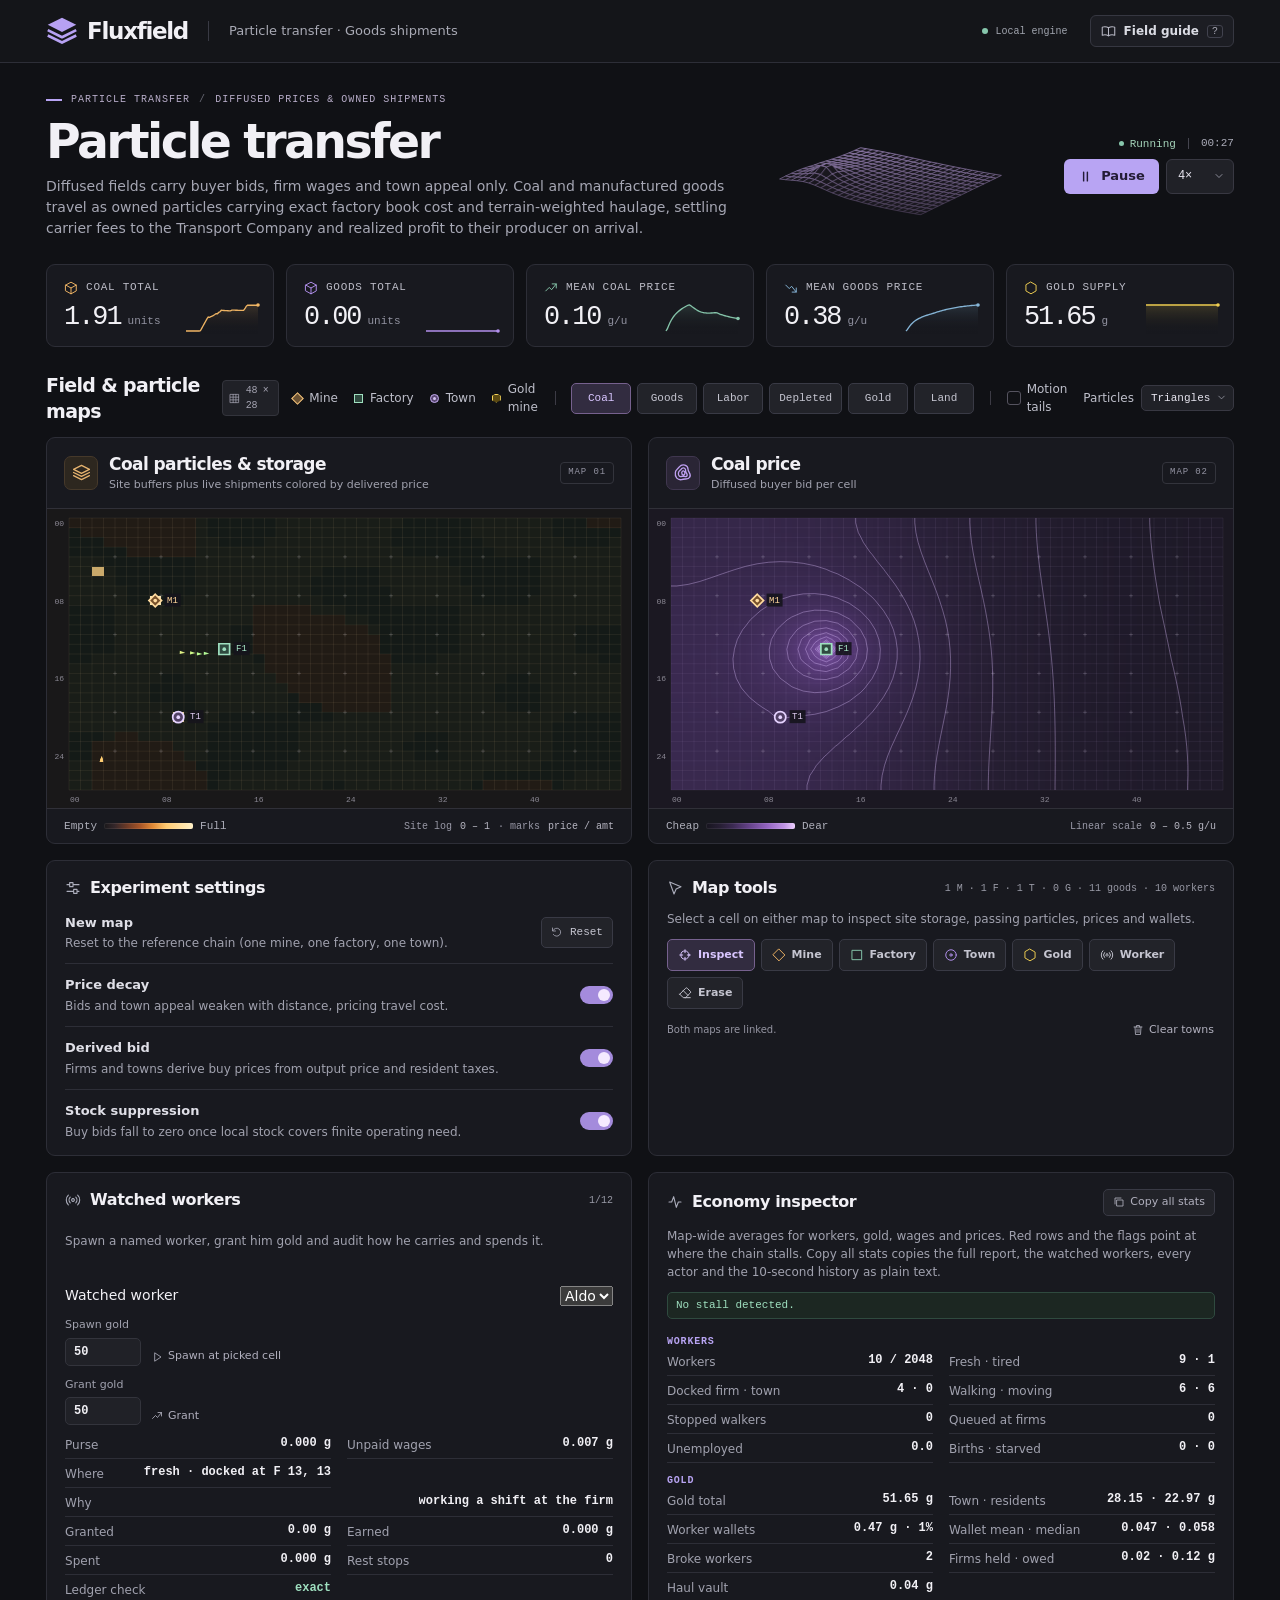
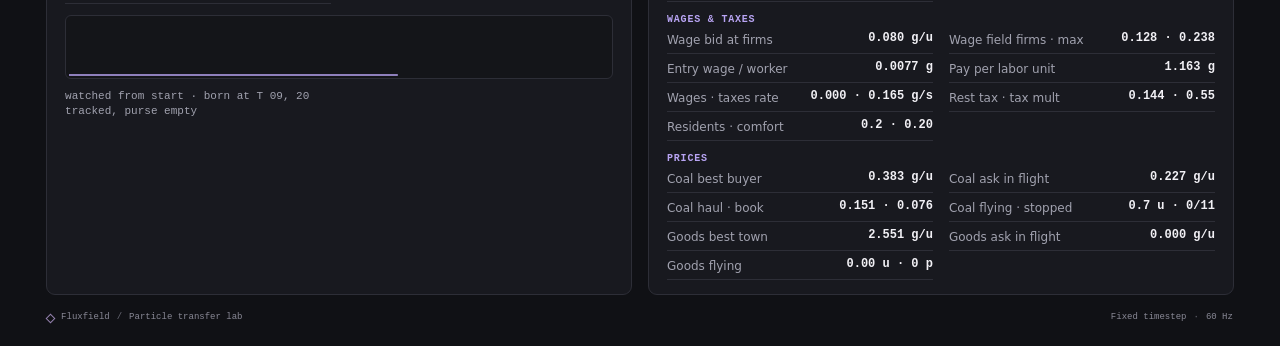
<file: prototype/particle-transfer-lab/index.html>
<!doctype html>
<!-- Standalone entry point for the Particle Transfer economy lab. -->
<html lang="en">
<head>
	<meta charset="utf-8">
	<meta name="viewport" content="width=device-width, initial-scale=1">
	<meta name="theme-color" content="#101115">
	<title>Particle transfer · Diffused prices &amp; Lagrangian goods</title>
	<link rel="icon" href="data:image/svg+xml,%3Csvg xmlns='http://www.w3.org/2000/svg' viewBox='0 0 32 32'%3E%3Crect width='32' height='32' rx='7' fill='%23161520'/%3E%3Cpath d='m3 12 13-7 13 7-13 7zM3 17l13 7 13-7M3 22l13 7 13-7' fill='none' stroke='%23b6a0ff' stroke-width='2'/%3E%3C/svg%3E">
	<link rel="stylesheet" href="styles.css">
</head>
<body>
	<header class="topbar"><div class="frame topbar-inner">
		<div class="brand"><svg class="brand-mark" viewBox="0 0 36 36" fill="none" aria-hidden="true"><path d="m2 11 16-8 16 8-16 8z" fill="currentColor"/><path d="m2 17 16 8 16-8M2 23l16 8 16-8" stroke="currentColor" stroke-width="3" stroke-linejoin="round"/></svg>Fluxfield</div>
		<span class="brand-context">Particle transfer · Goods shipments</span>
		<div class="topbar-end"><span class="local-tag"><i class="dot"></i> Local engine</span><button id="guide-button" class="quiet-button" type="button"><i data-icon="book"></i>Field guide<kbd>?</kbd></button></div>
	</div></header>

	<main class="frame">
		<section class="overview" aria-labelledby="page-title">
			<div><div class="eyebrow"><span></span>Particle transfer<b>/</b>Diffused prices &amp; owned shipments</div>
				<h1 id="page-title">Particle transfer</h1>
				<p>Diffused fields carry buyer bids, firm wages and town appeal only. Coal and manufactured goods travel as owned particles carrying exact factory book cost and terrain-weighted haulage, settling carrier fees to the Transport Company and realized profit to their producer on arrival.</p>
			</div>
			<canvas id="field-relief" class="relief" aria-hidden="true"></canvas>
			<div class="playback" aria-label="Playback controls">
				<div class="run-status"><span class="running-label" id="run-state"><i class="dot"></i><span>Running</span></span><time id="sim-time" aria-label="Simulated time">00:00</time></div>
				<div class="playback-buttons"><button class="primary" id="run-button" type="button" aria-label="Pause simulation"><i data-icon="pause"></i><span>Pause</span></button>
					<button id="step-button" class="icon-button step-button" type="button" title="Advance one tick" aria-label="Advance one simulation tick" hidden><i data-icon="step"></i></button>
					<div class="speed-box"><select id="speed" aria-label="Simulation speed"><option value="0.5">0.5×</option><option value="1">1×</option><option value="2">2×</option><option value="4" selected>4×</option><option value="16">16×</option></select><i data-icon="chevron"></i></div>
				</div>
			</div>
		</section>

		<section class="metrics" aria-label="Live simulation measurements">
			<div class="metric metric-stock"><div class="metric-label"><i data-icon="box"></i>Coal total</div><div class="metric-value"><strong id="coal-stored">0.00</strong><small>units</small></div><canvas class="spark" aria-hidden="true"></canvas></div>
			<div class="metric metric-demand"><div class="metric-label"><i data-icon="box"></i>Goods total</div><div class="metric-value"><strong id="goods-stored">0.00</strong><small>units</small></div><canvas class="spark" aria-hidden="true"></canvas></div>
			<div class="metric metric-production"><div class="metric-label"><i data-icon="up"></i>Mean coal price</div><div class="metric-value"><strong id="coal-price">0.00</strong><small>g/u</small></div><canvas class="spark" aria-hidden="true"></canvas></div>
			<div class="metric metric-uptake"><div class="metric-label"><i data-icon="down"></i>Mean goods price</div><div class="metric-value"><strong id="goods-price">0.00</strong><small>g/u</small></div><canvas class="spark" aria-hidden="true"></canvas></div>
			<div class="metric metric-gold"><div class="metric-label"><i data-icon="hexagon"></i>Gold supply</div><div class="metric-value"><strong id="gold-supply">0.00</strong><small>g</small></div><canvas class="spark" aria-hidden="true"></canvas></div>
		</section>

		<section class="field-section" aria-labelledby="field-title">
			<div class="section-bar"><div class="section-title"><h2 id="field-title">Field &amp; particle maps</h2><span class="grid-size"><i data-icon="grid"></i><span id="grid-size">48 × 28</span></span></div>
				<div class="field-options"><span class="actor-key"><i class="source-key"></i>Mine</span><span class="actor-key"><i class="factory-key"></i>Factory</span><span class="actor-key"><i class="consumer-key"></i>Town</span><span class="actor-key"><i class="gold-key"></i>Gold mine</span><span class="option-divider"></span><div class="presets"><button data-resource="coal" aria-pressed="true" type="button">Coal</button><button data-resource="goods" aria-pressed="false" type="button">Goods</button><button data-resource="labor" aria-pressed="false" type="button">Labor</button><button data-resource="depleted" aria-pressed="false" type="button">Depleted</button><button data-resource="gold" aria-pressed="false" type="button">Gold</button><button data-resource="land" aria-pressed="false" type="button">Land</button></div><span class="option-divider"></span><label class="flow-option"><input id="show-flow" type="checkbox"><i data-icon="check"></i>Motion tails</label><label class="shape-box">Particles<select id="particle-shape" aria-label="Particle shape"><option value="triangles" selected>Triangles</option><option value="points">Points</option><option value="large">Large ×⅛</option></select><i data-icon="chevron"></i></label></div>
			</div>
			<div class="maps">
				<article class="field-card stock-card"><header class="card-head"><span class="layer-icon"><i data-icon="layers"></i></span><div><h3 id="stock-title">Coal particles &amp; storage</h3><p id="stock-note">Site buffers plus live shipments colored by delivered price</p></div><span class="layer-id">Map 01</span></header>
					<div class="plot"><canvas id="resource-map" tabindex="0" aria-label="Stock and particle grid. Use arrow keys to inspect cells and Enter to apply the selected tool."></canvas><output class="tooltip" hidden></output></div>
					<div class="map-legend"><span>Empty</span><i class="ramp"></i><span>Full</span><span class="scale-label">Site log <b>0 – 1</b> · marks <b>price / amt</b></span></div>
				</article>
				<article class="field-card demand-card"><header class="card-head"><span class="layer-icon"><i data-icon="contour"></i></span><div><h3 id="price-title">Coal price</h3><p id="price-note">Diffused buyer bid per cell</p></div><span class="layer-id">Map 02</span></header>
					<div class="plot"><canvas id="price-map" tabindex="0" aria-label="Price grid. Use arrow keys to inspect cells and Enter to apply the selected tool."></canvas><output class="tooltip" hidden></output></div>
					<div class="map-legend"><span>Cheap</span><i class="ramp"></i><span>Dear</span><span class="scale-label">Linear scale <b>0 – 5 g/u</b></span></div>
				</article>
			</div>
		</section>

		<section class="bench" aria-label="Experiment controls">
			<article class="panel"><div class="panel-heading"><i data-icon="sliders"></i><h2>Experiment settings</h2></div>
				<div class="setting"><div><h3>New map</h3><p>Reset to the reference chain (one mine, one factory, one town).</p></div><div class="presets"><button id="new-map" type="button" aria-label="New map"><i data-icon="reset"></i>Reset</button></div></div>
				<label class="setting pressure-setting" for="price-decay"><span><strong>Price decay</strong><small>Bids and town appeal weaken with distance, pricing travel cost.</small></span><input id="price-decay" type="checkbox" checked><span class="switch" aria-hidden="true"></span></label>
				<label class="setting pressure-setting" for="derived-bid"><span><strong>Derived bid</strong><small>Firms and towns derive buy prices from output price and resident taxes.</small></span><input id="derived-bid" type="checkbox" checked><span class="switch" aria-hidden="true"></span></label>
				<label class="setting pressure-setting" for="stock-suppression"><span><strong>Stock suppression</strong><small>Buy bids fall to zero once local stock covers finite operating need.</small></span><input id="stock-suppression" type="checkbox" checked><span class="switch" aria-hidden="true"></span></label>
			</article>
			<article class="panel"><div class="panel-heading"><i data-icon="cursor"></i><h2>Map tools</h2><span id="actor-count" class="actor-count"></span></div>
				<p class="tool-hint" id="tool-hint">Select a cell on either map to inspect site storage, passing particles, prices and wallets.</p>
				<div class="tools" role="group" aria-label="Map editing tool"><button data-tool="inspect" aria-pressed="true" type="button"><i data-icon="crosshair"></i>Inspect</button><button data-tool="mine" aria-pressed="false" type="button"><i data-icon="diamond"></i>Mine</button><button data-tool="factory" aria-pressed="false" type="button"><i data-icon="square"></i>Factory</button><button data-tool="town" aria-pressed="false" type="button"><i data-icon="circle"></i>Town</button><button data-tool="gold" aria-pressed="false" type="button"><i data-icon="hexagon"></i>Gold</button><button data-tool="worker" aria-pressed="false" type="button"><i data-icon="radio"></i>Worker</button><button data-tool="erase" aria-pressed="false" type="button"><i data-icon="erase"></i>Erase</button></div>
				<div class="tool-bottom"><span id="edit-message" role="status">Both maps are linked.</span><button id="clear-towns" class="text-button" type="button"><i data-icon="clear"></i>Clear towns</button></div>
			</article>
			<article class="panel tracked" id="tracked-panel" hidden>
				<div class="panel-heading"><i data-icon="radio"></i><h2>Watched workers</h2><span id="tracked-count" class="actor-count"></span></div>
				<p class="tool-hint">Spawn a named worker, grant him gold and audit how he carries and spends it.</p>
				<div class="setting"><label for="tracked-select">Watched worker</label><select id="tracked-select"></select></div>
				<div class="tracked-actions">
					<span class="tracked-field"><label for="tracked-gold">Spawn gold</label><input id="tracked-gold" type="number" min="0" step="10" value="50"></span>
					<button id="tracked-spawn" class="text-button" type="button"><i data-icon="play"></i>Spawn at picked cell</button>
				</div>
				<div class="tracked-actions">
					<span class="tracked-field"><label for="tracked-fund-amount">Grant gold</label><input id="tracked-fund-amount" type="number" min="0" step="10" value="50"></span>
					<button id="tracked-fund" class="text-button" type="button"><i data-icon="up"></i>Grant</button>
				</div>
				<dl class="tracked-props" id="tracked-props"></dl>
				<canvas id="tracked-purse" class="tracked-purse" aria-label="Watched worker purse over time"></canvas>
				<ol id="tracked-events" class="tracked-events"></ol>
			</article>
			<article class="panel economy" id="economy-panel">
				<div class="panel-heading"><i data-icon="pulse"></i><h2>Economy inspector</h2><span id="economy-copy-state" class="actor-count" role="status"></span><button id="economy-copy" class="text-button" type="button"><i data-icon="copy"></i>Copy all stats</button></div>
				<p class="tool-hint">Map-wide averages for workers, gold, wages and prices. Red rows and the flags point at where the chain stalls. Copy all stats copies the full report, the watched workers, every actor and the 10-second history as plain text.</p>
				<ul id="economy-flags" class="economy-flags"></ul>
				<dl class="tracked-props economy-props" id="economy-props"></dl>
			</article>
		</section>
		<footer class="footer"><span><i class="footer-mark"></i>Fluxfield <b>/</b> Particle transfer lab</span><span>Fixed timestep <b>·</b> 60 Hz</span></footer>
	</main>

	<dialog id="field-guide" aria-labelledby="guide-title"><div class="dialog-head"><div class="eyebrow"><span></span>Particle transfer reference</div><button id="close-guide" class="icon-button" type="button" aria-label="Close field guide"><i data-icon="close"></i></button></div><h2 id="guide-title">Field guide</h2>
		<dl class="guide-notes"><dt><i class="factory-key"></i>Owned goods particles &amp; cost basis</dt><dd>Mines (<b id="source-note"></b> u/s base) and factories accumulate output in cell spawn buffers and launch a particle only when an uphill price gradient clears <b>selfPrice</b> (exact input + wage book cost plus margin). In transit, haulage cost accrues as <b>1 / conductance</b> over meadow, forest and desert, raising each particle's unit price color from green-gold toward violet.</dd>
			<dt><i class="gold-key"></i>Arrival split &amp; Transport Company</dt><dd>Buyers admit arriving particles up to remaining buffer room. From the buyer's payment, accrued haulage settles to the map-wide <b>Transport Company</b> vault (which gently pays carrier dividends back to active town households) and the remainder credits directly to the particle's producing owner, realizing exact profit <b>amount · (buyerPrice − item.price)</b>. Gold mines start at <b id="gold-rate-note"></b> g/s.</dd>
			<dt><i class="source-key"></i>Worker particles &amp; pools</dt><dd>Fresh workers leave town docks as walkers climbing the wage bid and join a firm's fresh-worker pool on arrival, where the entry wage is paid into their wallet. Worked shifts turn tired: tired walkers carry their wallets up the home appeal (broke ones chase cheap rest, funded ones rest quality) and rest at a town while it has room. Walkers queued at a full firm cool its wage; still walkers settle where they stand, rest slowly and may found a town.</dd>
			<dt><i class="consumer-key"></i>Underwater consignments, towns &amp; land</dt><dd>If local price drops mid-flight, shipments re-steer toward hungrier buyers; at a local price peak below delivered cost, non-perishables wait in consignment while perishables spot-sell before spoiling. Starter towns bid <b id="start-price-note"></b> g/u for goods and use <b id="uptake-note"></b> goods/s, taxing worker rest by wealth class while land rest and town claims govern new settlement founding.</dd></dl>
		<div class="ledger"><span>Conservation ledgers</span><p>Coal <b id="coal-made">0</b> mined − <b id="coal-burned">0</b> burned − <b id="coal-spoiled">0</b> spoiled = <b id="coal-held">0</b> total (<b id="coal-flight">0</b> in flight)</p><p>Goods <b id="goods-made">0</b> made − <b id="goods-eaten">0</b> eaten − <b id="goods-spoiled">0</b> spoiled = <b id="goods-held">0</b> total (<b id="goods-flight">0</b> in flight)</p><p>Labor <b id="labor-made">0</b> supplied − <b id="labor-used">0</b> worked = <b id="labor-held">0</b> total (<b id="labor-walking">0</b> walking)</p><p>Depleted <b id="depleted-made">0</b> tired − <b id="depleted-rested">0</b> settled = <b id="depleted-held">0</b> total (<b id="depleted-walking">0</b> walking)</p><p>Gold <b id="gold-seeded">0</b> seeded + <b id="gold-mined">0</b> mined = <b id="gold-held">0</b> total (<b id="transport-vault">0</b> haul vault · <b id="worker-carried">0</b> worker wallets)</p></div>
		<p class="shortcuts"><kbd>Space</kbd> Play / pause <kbd>Esc</kbd> Dismiss</p>
	</dialog>
	<script src="simulation.js"></script>
	<script src="steering.js"></script>
	<script src="particles.js"></script>
	<script src="worker-lifecycle.js"></script>
	<script src="workers.js"></script>
	<script src="track.js"></script>
	<script src="tracked.js"></script>
	<script src="actors.js"></script>
	<script src="gold.js"></script>
	<script src="workforce.js"></script>
	<script src="land.js"></script>
	<script src="settlement.js"></script>
	<script src="diagnostics.js"></script>
	<script src="fields.js"></script>
	<script src="telemetry.js"></script>
	<script src="economy-panel.js"></script>
	<script src="app.js"></script>
</body>
</html>
</file>
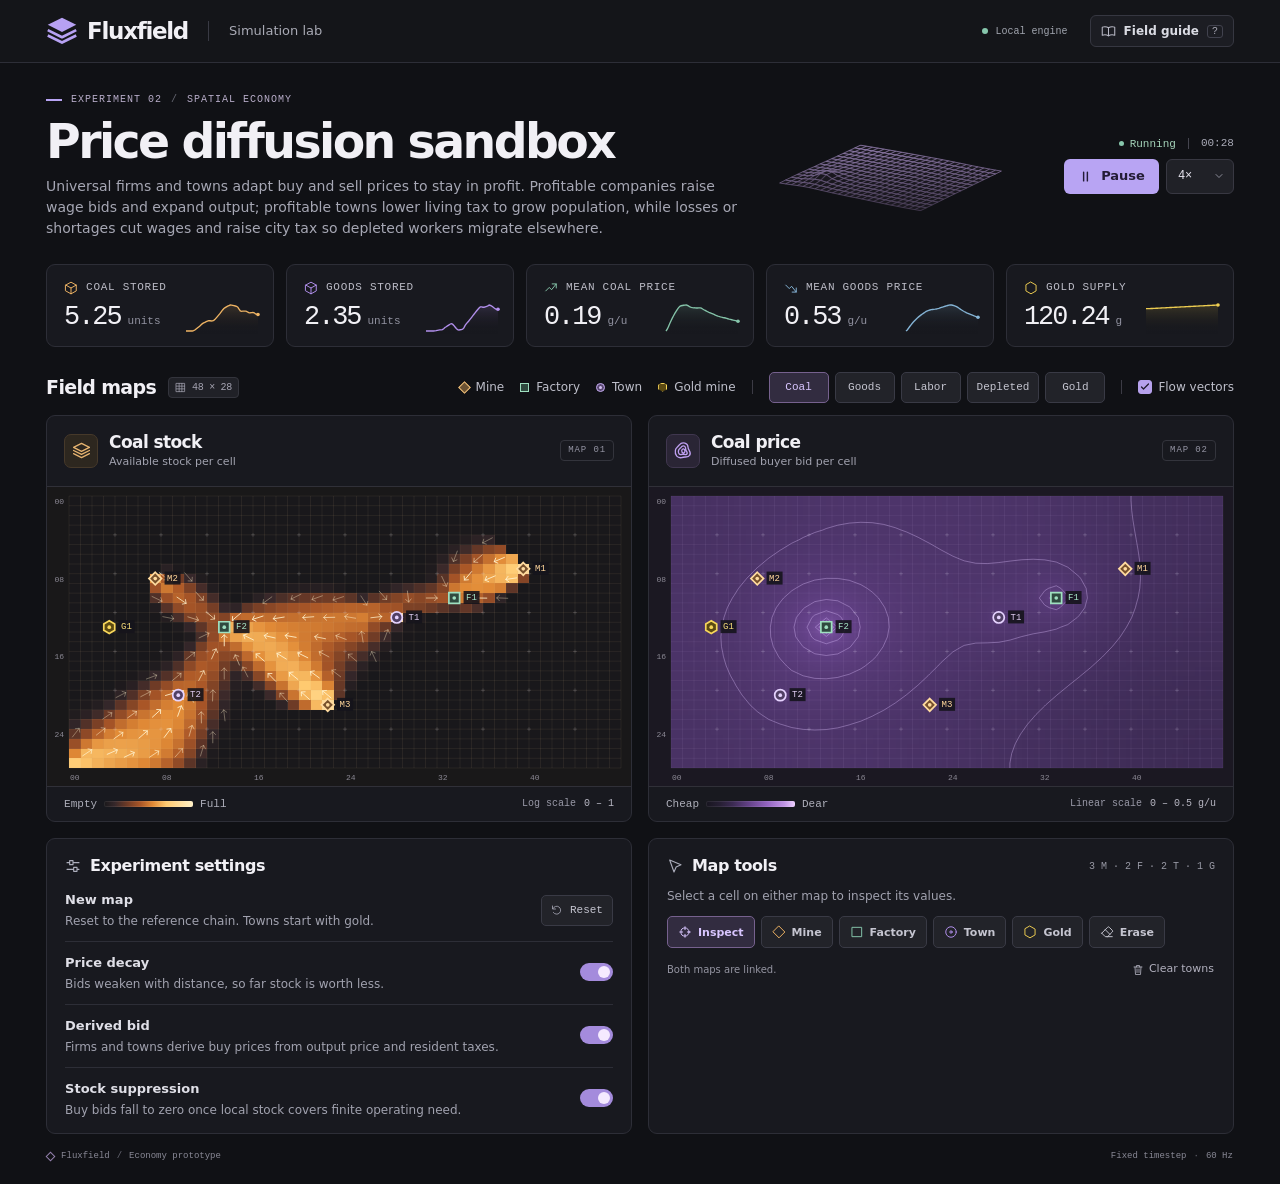
<file: prototype/price-model-b/index.html>
<!doctype html>
<!-- Standalone entry point for the price-diffusion economy experiment. -->
<html lang="en">
<head>
	<meta charset="utf-8">
	<meta name="viewport" content="width=device-width, initial-scale=1">
	<meta name="theme-color" content="#101115">
	<title>Price diffusion sandbox · Fluxfield</title>
	<link rel="icon" href="data:image/svg+xml,%3Csvg xmlns='http://www.w3.org/2000/svg' viewBox='0 0 32 32'%3E%3Crect width='32' height='32' rx='7' fill='%23161520'/%3E%3Cpath d='m3 12 13-7 13 7-13 7zM3 17l13 7 13-7M3 22l13 7 13-7' fill='none' stroke='%23b6a0ff' stroke-width='2'/%3E%3C/svg%3E">
	<link rel="stylesheet" href="styles.css">
</head>
<body>
	<header class="topbar"><div class="frame topbar-inner">
		<div class="brand"><svg class="brand-mark" viewBox="0 0 36 36" fill="none" aria-hidden="true"><path d="m2 11 16-8 16 8-16 8z" fill="currentColor"/><path d="m2 17 16 8 16-8M2 23l16 8 16-8" stroke="currentColor" stroke-width="3" stroke-linejoin="round"/></svg>Fluxfield</div>
		<span class="brand-context">Simulation lab</span>
		<div class="topbar-end"><span class="local-tag"><i class="dot"></i> Local engine</span><button id="guide-button" class="quiet-button" type="button"><i data-icon="book"></i>Field guide<kbd>?</kbd></button></div>
	</div></header>

	<main class="frame">
		<section class="overview" aria-labelledby="page-title">
			<div><div class="eyebrow"><span></span>Experiment 02<b>/</b>Spatial economy</div>
				<h1 id="page-title">Price diffusion sandbox</h1>
				<p>Universal firms and towns adapt buy and sell prices to stay in profit. Profitable companies raise wage bids and expand output; profitable towns lower living tax to grow population, while losses or shortages cut wages and raise city tax so depleted workers migrate elsewhere.</p>
			</div>
			<canvas id="field-relief" class="relief" aria-hidden="true"></canvas>
			<div class="playback" aria-label="Playback controls">
				<div class="run-status"><span class="running-label" id="run-state"><i class="dot"></i><span>Running</span></span><time id="sim-time" aria-label="Simulated time">00:00</time></div>
				<div class="playback-buttons"><button class="primary" id="run-button" type="button" aria-label="Pause simulation"><i data-icon="pause"></i><span>Pause</span></button>
					<button id="step-button" class="icon-button step-button" type="button" title="Advance one tick" aria-label="Advance one simulation tick" hidden><i data-icon="step"></i></button>
					<div class="speed-box"><select id="speed" aria-label="Simulation speed"><option value="0.5">0.5×</option><option value="1">1×</option><option value="2">2×</option><option value="4" selected>4×</option><option value="16">16×</option></select><i data-icon="chevron"></i></div>
				</div>
			</div>
		</section>

		<section class="metrics" aria-label="Live simulation measurements">
			<div class="metric metric-stock"><div class="metric-label"><i data-icon="box"></i>Coal stored</div><div class="metric-value"><strong id="coal-stored">0.00</strong><small>units</small></div><canvas class="spark" aria-hidden="true"></canvas></div>
			<div class="metric metric-demand"><div class="metric-label"><i data-icon="box"></i>Goods stored</div><div class="metric-value"><strong id="goods-stored">0.00</strong><small>units</small></div><canvas class="spark" aria-hidden="true"></canvas></div>
			<div class="metric metric-production"><div class="metric-label"><i data-icon="up"></i>Mean coal price</div><div class="metric-value"><strong id="coal-price">0.00</strong><small>g/u</small></div><canvas class="spark" aria-hidden="true"></canvas></div>
			<div class="metric metric-uptake"><div class="metric-label"><i data-icon="down"></i>Mean goods price</div><div class="metric-value"><strong id="goods-price">0.00</strong><small>g/u</small></div><canvas class="spark" aria-hidden="true"></canvas></div>
			<div class="metric metric-gold"><div class="metric-label"><i data-icon="hexagon"></i>Gold supply</div><div class="metric-value"><strong id="gold-supply">0.00</strong><small>g</small></div><canvas class="spark" aria-hidden="true"></canvas></div>
		</section>

		<section class="field-section" aria-labelledby="field-title">
			<div class="section-bar"><div class="section-title"><h2 id="field-title">Field maps</h2><span class="grid-size"><i data-icon="grid"></i><span id="grid-size">48 × 28</span></span></div>
				<div class="field-options"><span class="actor-key"><i class="source-key"></i>Mine</span><span class="actor-key"><i class="factory-key"></i>Factory</span><span class="actor-key"><i class="consumer-key"></i>Town</span><span class="actor-key"><i class="gold-key"></i>Gold mine</span><span class="option-divider"></span><div class="presets"><button data-resource="coal" aria-pressed="true" type="button">Coal</button><button data-resource="goods" aria-pressed="false" type="button">Goods</button><button data-resource="labor" aria-pressed="false" type="button">Labor</button><button data-resource="depleted" aria-pressed="false" type="button">Depleted</button><button data-resource="gold" aria-pressed="false" type="button">Gold</button></div><span class="option-divider"></span><label class="flow-option"><input id="show-flow" type="checkbox" checked><i data-icon="check"></i>Flow vectors</label></div>
			</div>
			<div class="maps">
				<article class="field-card stock-card"><header class="card-head"><span class="layer-icon"><i data-icon="layers"></i></span><div><h3 id="stock-title">Coal stock</h3><p id="stock-note">Available stock per cell</p></div><span class="layer-id">Map 01</span></header>
					<div class="plot"><canvas id="resource-map" tabindex="0" aria-label="Stock grid. Use arrow keys to inspect cells and Enter to apply the selected tool."></canvas><output class="tooltip" hidden></output></div>
					<div class="map-legend"><span>Empty</span><i class="ramp"></i><span>Full</span><span class="scale-label">Log scale <b>0 – 1</b></span></div>
				</article>
				<article class="field-card demand-card"><header class="card-head"><span class="layer-icon"><i data-icon="contour"></i></span><div><h3 id="price-title">Coal price</h3><p id="price-note">Diffused buyer bid per cell</p></div><span class="layer-id">Map 02</span></header>
					<div class="plot"><canvas id="price-map" tabindex="0" aria-label="Price grid. Use arrow keys to inspect cells and Enter to apply the selected tool."></canvas><output class="tooltip" hidden></output></div>
					<div class="map-legend"><span>Cheap</span><i class="ramp"></i><span>Dear</span><span class="scale-label">Linear scale <b>0 – 5 g/u</b></span></div>
				</article>
			</div>
		</section>

		<section class="bench" aria-label="Experiment controls">
			<article class="panel"><div class="panel-heading"><i data-icon="sliders"></i><h2>Experiment settings</h2></div>
				<div class="setting"><div><h3>New map</h3><p>Reset to the reference chain. Towns start with gold.</p></div><div class="presets"><button id="new-map" type="button" aria-label="New map"><i data-icon="reset"></i>Reset</button></div></div>
				<label class="setting pressure-setting" for="price-decay"><span><strong>Price decay</strong><small>Bids weaken with distance, so far stock is worth less.</small></span><input id="price-decay" type="checkbox" checked><span class="switch" aria-hidden="true"></span></label>
				<label class="setting pressure-setting" for="derived-bid"><span><strong>Derived bid</strong><small>Firms and towns derive buy prices from output price and resident taxes.</small></span><input id="derived-bid" type="checkbox" checked><span class="switch" aria-hidden="true"></span></label>
				<label class="setting pressure-setting" for="stock-suppression"><span><strong>Stock suppression</strong><small>Buy bids fall to zero once local stock covers finite operating need.</small></span><input id="stock-suppression" type="checkbox" checked><span class="switch" aria-hidden="true"></span></label>
			</article>
			<article class="panel"><div class="panel-heading"><i data-icon="cursor"></i><h2>Map tools</h2><span id="actor-count" class="actor-count"></span></div>
				<p class="tool-hint" id="tool-hint">Select a cell on either map to inspect its values.</p>
				<div class="tools" role="group" aria-label="Map editing tool"><button data-tool="inspect" aria-pressed="true" type="button"><i data-icon="crosshair"></i>Inspect</button><button data-tool="mine" aria-pressed="false" type="button"><i data-icon="diamond"></i>Mine</button><button data-tool="factory" aria-pressed="false" type="button"><i data-icon="square"></i>Factory</button><button data-tool="town" aria-pressed="false" type="button"><i data-icon="circle"></i>Town</button><button data-tool="gold" aria-pressed="false" type="button"><i data-icon="hexagon"></i>Gold</button><button data-tool="erase" aria-pressed="false" type="button"><i data-icon="erase"></i>Erase</button></div>
				<div class="tool-bottom"><span id="edit-message" role="status">Both maps are linked.</span><button id="clear-towns" class="text-button" type="button"><i data-icon="clear"></i>Clear towns</button></div>
			</article>
		</section>
		<footer class="footer"><span><i class="footer-mark"></i>Fluxfield <b>/</b> Economy prototype</span><span>Fixed timestep <b>·</b> 60 Hz</span></footer>
	</main>

	<dialog id="field-guide" aria-labelledby="guide-title"><div class="dialog-head"><div class="eyebrow"><span></span>Model reference</div><button id="close-guide" class="icon-button" type="button" aria-label="Close field guide"><i data-icon="close"></i></button></div><h2 id="guide-title">Field guide</h2>
		<dl class="guide-notes"><dt><i class="source-key"></i>Mines &amp; workforce</dt><dd>Coal mines start at <b id="source-note"></b> u/s and expand scale when profitable, raising wage bids to hire more labor. Spent labor becomes depleted workforce that returns to attractive towns.</dd>
			<dt><i class="consumer-key"></i>Towns &amp; living tax</dt><dd>A town sets ration buy prices and resident living tax to stay in profit. Profitable, well-supplied towns lower tax to attract depleted workers and grow population; losing or undersupplied towns raise tax so depleted workers migrate elsewhere. Starter towns bid <b id="start-price-note"></b> g/u for goods and use <b id="uptake-note"></b> goods/s.</dd>
			<dt><i class="factory-key"></i>Factories &amp; sell floors</dt><dd>Factories never pause conversion of owned stock. Input book cost carries into finished goods and sets a minimum sell price so stocked product is never sold at a loss; buy prices adapt to output margin and profit.</dd>
			<dt><i class="gold-key"></i>Gold &amp; payments</dt><dd>Gold is conserved. Firms pay workers into the wage stream, workers pay living taxes in supplied towns, and buyers pay coal and goods bills up the sellers' asks. Gold mines start at <b id="gold-rate-note"></b> g/s and expand while local wages stay profitable.</dd>
			<dt>Price decay</dt><dd>Diffused bids, wages and town appeal fade with distance to emulate transport and migration cost. Switch it off and signals reach the whole map at full strength.</dd>
			<dt>Reading the experiment</dt><dd>The opening view is a 16-second reference run. Reset starts at time zero. Arrows show actual stock, labor, depleted workforce and coin transfers; purple contours join equal price. Select a cell to pin its readings.</dd></dl>
		<div class="ledger"><span>Resource ledgers</span><p>Coal <b id="coal-made">0</b> mined − <b id="coal-burned">0</b> burned ≈ <b id="coal-held">0</b> stored</p><p>Goods <b id="goods-made">0</b> made − <b id="goods-eaten">0</b> eaten ≈ <b id="goods-held">0</b> stored</p><p>Labor <b id="labor-made">0</b> supplied − <b id="labor-used">0</b> worked ≈ <b id="labor-held">0</b> commuting</p><p>Depleted <b id="depleted-made">0</b> tired − <b id="depleted-rested">0</b> settled ≈ <b id="depleted-held">0</b> moving</p><p>Gold <b id="gold-seeded">0</b> seeded + <b id="gold-mined">0</b> mined ≈ <b id="gold-held">0</b> held</p></div>
		<p class="shortcuts"><kbd>Space</kbd> Play / pause <kbd>Esc</kbd> Dismiss</p>
	</dialog>
	<script src="simulation.js"></script>
	<script src="actors.js"></script>
	<script src="gold.js"></script>
	<script src="fields.js"></script>
	<script src="telemetry.js"></script>
	<script src="app.js"></script>
</body>
</html>
</file>
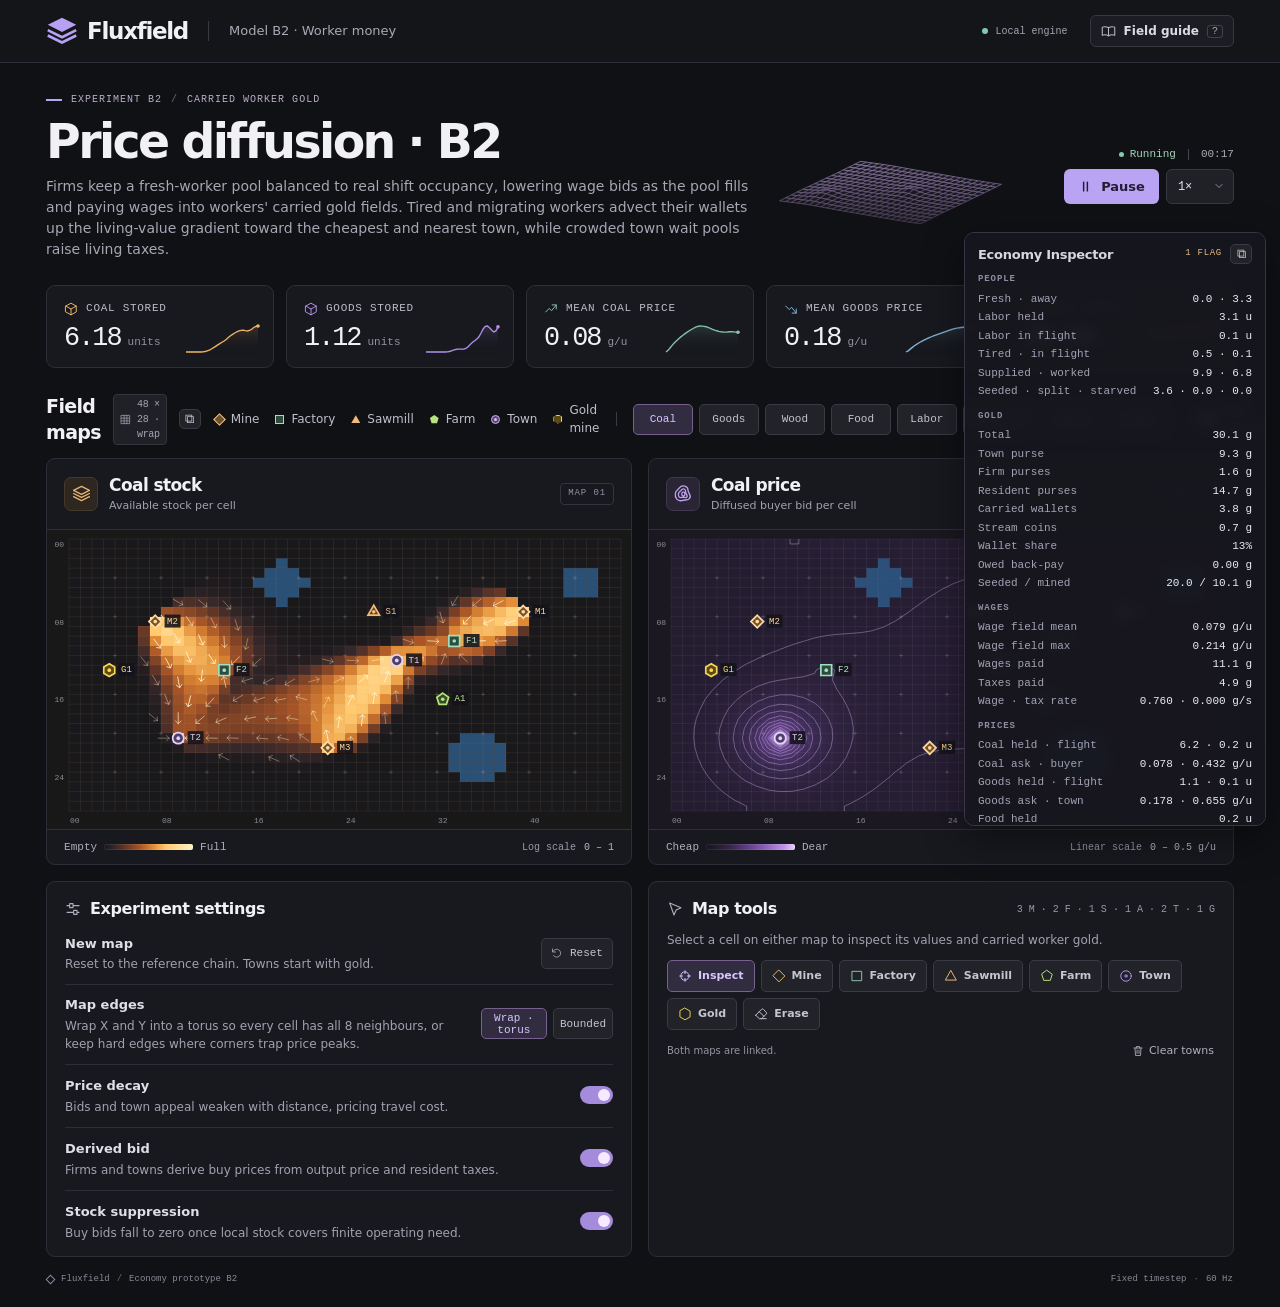
<file: prototype/price-model-b2/index.html>
<!doctype html>
<!-- Standalone entry point for the Price Model B2 worker-money economy experiment. -->
<html lang="en">
<head>
	<meta charset="utf-8">
	<meta name="viewport" content="width=device-width, initial-scale=1">
	<meta name="theme-color" content="#101115">
	<title>Price model B2 · Worker wallets &amp; living tax</title>
	<link rel="icon" href="data:image/svg+xml,%3Csvg xmlns='http://www.w3.org/2000/svg' viewBox='0 0 32 32'%3E%3Crect width='32' height='32' rx='7' fill='%23161520'/%3E%3Cpath d='m3 12 13-7 13 7-13 7zM3 17l13 7 13-7M3 22l13 7 13-7' fill='none' stroke='%23b6a0ff' stroke-width='2'/%3E%3C/svg%3E">
	<link rel="stylesheet" href="../shared/lab.css">
	<link rel="stylesheet" href="styles.css">
</head>
<body>
	<header class="topbar"><div class="frame topbar-inner">
		<div class="brand"><svg class="brand-mark" viewBox="0 0 36 36" fill="none" aria-hidden="true"><path d="m2 11 16-8 16 8-16 8z" fill="currentColor"/><path d="m2 17 16 8 16-8M2 23l16 8 16-8" stroke="currentColor" stroke-width="3" stroke-linejoin="round"/></svg>Fluxfield</div>
		<span class="brand-context">Model B2 · Worker money</span>
		<div class="topbar-end"><span class="local-tag"><i class="dot"></i> Local engine</span><button id="guide-button" class="quiet-button" type="button"><i data-icon="book"></i>Field guide<kbd>?</kbd></button></div>
	</div></header>

	<main class="frame">
		<section class="overview" aria-labelledby="page-title">
			<div><div class="eyebrow"><span></span>Experiment B2<b>/</b>Carried worker gold</div>
				<h1 id="page-title">Price diffusion · B2</h1>
				<p>Firms keep a fresh-worker pool balanced to real shift occupancy, lowering wage bids as the pool fills and paying wages into workers' carried gold fields. Tired and migrating workers advect their wallets up the living-value gradient toward the cheapest and nearest town, while crowded town wait pools raise living taxes.</p>
			</div>
			<canvas id="field-relief" class="relief" aria-hidden="true"></canvas>
			<div class="playback" aria-label="Playback controls">
				<div class="run-status"><span class="running-label" id="run-state"><i class="dot"></i><span>Running</span></span><time id="sim-time" aria-label="Simulated time">00:00</time></div>
				<div class="playback-buttons"><button class="primary" id="run-button" type="button" aria-label="Pause simulation"><i data-icon="pause"></i><span>Pause</span></button>
					<button id="step-button" class="icon-button step-button" type="button" title="Advance one tick" aria-label="Advance one simulation tick" hidden><i data-icon="step"></i></button>
					<div class="speed-box"><select id="speed" aria-label="Simulation speed"><option value="0.5">0.5×</option><option value="1" selected>1×</option><option value="2">2×</option><option value="4">4×</option><option value="16">16×</option></select><i data-icon="chevron"></i></div>
				</div>
			</div>
		</section>

		<section class="metrics" aria-label="Live simulation measurements">
			<div class="metric metric-stock"><div class="metric-label"><i data-icon="box"></i>Coal stored</div><div class="metric-value"><strong id="coal-stored">0.00</strong><small>units</small></div><canvas class="spark" aria-hidden="true"></canvas></div>
			<div class="metric metric-demand"><div class="metric-label"><i data-icon="box"></i>Goods stored</div><div class="metric-value"><strong id="goods-stored">0.00</strong><small>units</small></div><canvas class="spark" aria-hidden="true"></canvas></div>
			<div class="metric metric-production"><div class="metric-label"><i data-icon="up"></i>Mean coal price</div><div class="metric-value"><strong id="coal-price">0.00</strong><small>g/u</small></div><canvas class="spark" aria-hidden="true"></canvas></div>
			<div class="metric metric-uptake"><div class="metric-label"><i data-icon="down"></i>Mean goods price</div><div class="metric-value"><strong id="goods-price">0.00</strong><small>g/u</small></div><canvas class="spark" aria-hidden="true"></canvas></div>
			<div class="metric metric-gold"><div class="metric-label"><i data-icon="hexagon"></i>Gold supply</div><div class="metric-value"><strong id="gold-supply">0.00</strong><small>g</small></div><canvas class="spark" aria-hidden="true"></canvas></div>
		</section>

		<section class="field-section" aria-labelledby="field-title">
			<div class="section-bar"><div class="section-title"><h2 id="field-title">Field maps</h2><span class="grid-size"><i data-icon="grid"></i><span id="grid-size">48 × 28</span></span><button id="copy-reading" type="button" class="copy-button" title="Copy the last hovered or pinned cell reading for chat" aria-label="Copy the last hovered or pinned cell reading for chat">⧉</button></div>
				<div class="field-options"><span class="actor-key"><i class="source-key"></i>Mine</span><span class="actor-key"><i class="factory-key"></i>Factory</span><span class="actor-key"><i class="sawmill-key"></i>Sawmill</span><span class="actor-key"><i class="farm-key"></i>Farm</span><span class="actor-key"><i class="consumer-key"></i>Town</span><span class="actor-key"><i class="gold-key"></i>Gold mine</span><span class="option-divider"></span><div class="presets"><button data-resource="coal" aria-pressed="true" type="button">Coal</button><button data-resource="goods" aria-pressed="false" type="button">Goods</button><button data-resource="wood" aria-pressed="false" type="button">Wood</button><button data-resource="food" aria-pressed="false" type="button">Food</button><button data-resource="labor" aria-pressed="false" type="button">Labor</button><button data-resource="depleted" aria-pressed="false" type="button">Depleted</button><button data-resource="gold" aria-pressed="false" type="button">Gold</button><button data-resource="land" aria-pressed="false" type="button">Land</button></div><span class="option-divider"></span><label class="flow-option"><input id="show-flow" type="checkbox" checked><i data-icon="check"></i>Flow vectors</label></div>
			</div>
			<div class="maps">
				<article class="field-card stock-card"><header class="card-head"><span class="layer-icon"><i data-icon="layers"></i></span><div><h3 id="stock-title">Coal stock</h3><p id="stock-note">Available stock per cell</p></div><span class="layer-id">Map 01</span></header>
					<div class="plot"><canvas id="resource-map" tabindex="0" aria-label="Stock grid. Use arrow keys to inspect cells and Enter to apply the selected tool."></canvas><output class="tooltip" hidden></output></div>
					<div class="map-legend"><span>Empty</span><i class="ramp"></i><span>Full</span><span class="scale-label">Log scale <b>0 – 1</b></span></div>
				</article>
				<article class="field-card demand-card"><header class="card-head"><span class="layer-icon"><i data-icon="contour"></i></span><div><h3 id="price-title">Coal price</h3><p id="price-note">Diffused buyer bid per cell</p></div><span class="layer-id">Map 02</span></header>
					<div class="plot"><canvas id="price-map" tabindex="0" aria-label="Price grid. Use arrow keys to inspect cells and Enter to apply the selected tool."></canvas><output class="tooltip" hidden></output></div>
					<div class="map-legend"><span>Cheap</span><i class="ramp"></i><span>Dear</span><span class="scale-label">Linear scale <b>0 – 5 g/u</b></span></div>
				</article>
			</div>
		</section>

		<section class="bench" aria-label="Experiment controls">
			<article class="panel"><div class="panel-heading"><i data-icon="sliders"></i><h2>Experiment settings</h2></div>
				<div class="setting"><div><h3>New map</h3><p>Reset to the reference chain. Towns start with gold.</p></div><div class="presets"><button id="new-map" type="button" aria-label="New map"><i data-icon="reset"></i>Reset</button></div></div>
				<div class="setting map-edge-setting"><div><h3>Map edges</h3><p>Wrap X and Y into a torus so every cell has all 8 neighbours, or keep hard edges where corners trap price peaks.</p></div><div class="presets" role="group" aria-label="Map edge topology"><button data-map-edge="wrap" aria-pressed="true" type="button">Wrap · torus</button><button data-map-edge="bounded" aria-pressed="false" type="button">Bounded</button></div></div>
				<label class="setting pressure-setting" for="price-decay"><span><strong>Price decay</strong><small>Bids and town appeal weaken with distance, pricing travel cost.</small></span><input id="price-decay" type="checkbox" checked><span class="switch" aria-hidden="true"></span></label>
				<label class="setting pressure-setting" for="derived-bid"><span><strong>Derived bid</strong><small>Firms and towns derive buy prices from output price and resident taxes.</small></span><input id="derived-bid" type="checkbox" checked><span class="switch" aria-hidden="true"></span></label>
				<label class="setting pressure-setting" for="stock-suppression"><span><strong>Stock suppression</strong><small>Buy bids fall to zero once local stock covers finite operating need.</small></span><input id="stock-suppression" type="checkbox" checked><span class="switch" aria-hidden="true"></span></label>
			</article>
			<article class="panel"><div class="panel-heading"><i data-icon="cursor"></i><h2>Map tools</h2><span id="actor-count" class="actor-count"></span></div>
				<p class="tool-hint" id="tool-hint">Select a cell on either map to inspect its values and carried worker gold.</p>
				<div class="tools" role="group" aria-label="Map editing tool"><button data-tool="inspect" aria-pressed="true" type="button"><i data-icon="crosshair"></i>Inspect</button><button data-tool="mine" aria-pressed="false" type="button"><i data-icon="diamond"></i>Mine</button><button data-tool="factory" aria-pressed="false" type="button"><i data-icon="square"></i>Factory</button><button data-tool="sawmill" aria-pressed="false" type="button"><i data-icon="triangle"></i>Sawmill</button><button data-tool="farm" aria-pressed="false" type="button"><i data-icon="pentagon"></i>Farm</button><button data-tool="town" aria-pressed="false" type="button"><i data-icon="circle"></i>Town</button><button data-tool="gold" aria-pressed="false" type="button"><i data-icon="hexagon"></i>Gold</button><button data-tool="erase" aria-pressed="false" type="button"><i data-icon="erase"></i>Erase</button></div>
				<div class="tool-bottom"><span id="edit-message" role="status">Both maps are linked.</span><button id="clear-towns" class="text-button" type="button"><i data-icon="clear"></i>Clear towns</button></div>
			</article>
		</section>
		<footer class="footer"><span><i class="footer-mark"></i>Fluxfield <b>/</b> Economy prototype B2</span><span>Fixed timestep <b>·</b> 60 Hz</span></footer>
	</main>

	<dialog id="field-guide" aria-labelledby="guide-title"><div class="dialog-head"><div class="eyebrow"><span></span>Model B2 reference</div><button id="close-guide" class="icon-button" type="button" aria-label="Close field guide"><i data-icon="close"></i></button></div><h2 id="guide-title">Field guide</h2>
		<dl class="guide-notes"><dt><i class="source-key"></i>Worker wallets &amp; fresh pools</dt><dd>Commuting and depleted workers carry conserved gold fields alongside their cell counts. Firms size an on-site fresh-worker pool to real shift occupancy (<b id="source-note"></b> u/s base mine rate), emitting wage demand inversely with pool occupancy down to zero on overflow. The wage is paid into the wallet when a worker enters the pool, so later overflow cannot cut it; an empty purse leaves back-pay owed.</dd>
			<dt><i class="consumer-key"></i>Towns, wait pools &amp; living tax</dt><dd>Towns do not route workers; tired workers climb a home field that trades rest quality against living tax, weighted by their own wallet (poor workers favour cheap, rich ones comfort). A town only rests workers for whom it is the local best home and raises living tax when its wait pool crowds. Resting into fresh labor requires paying the town's gold fee; workers standing still away from towns rest slowly for free (the <b>shelter</b>). Land sets the rest pace: meadow rests best, desert and the wasteland around mines and factories worst. A tired worker standing still beyond every town's reach slowly decides to settle; where enough decided workers gather, on the best land away from facilities and other towns, a settlement is founded — a young town that fells nearby forest for its first build, then grows with bought comfort; it keeps a lower rest speed, tax, bids and housing while under construction. Starter towns bid <b id="start-price-note"></b> g/u for goods and use <b id="uptake-note"></b> goods/s. Each town draws one of three wealth strategies (Cheap / Med / Rich) that decide how it taxes and grows: Cheap fills vacant slots by dropping tax and grows when the wait pool queues; Med is balanced; Rich holds a few free slots, raises tax when crowded and cuts size if it cannot meet needs.</dd>
			<dt>Land, sawmills, farms &amp; waste</dt><dd>Ground decides how easily a town builds and how many it can house: shores are best, then forest–meadow glades, meadow, hills, forest, swamp edges and swamp. Water blocks every flow. Sawmills hire workers to fell surrounding forest patches into priced wood, while farms clear nearby moist meadow or shore plots and drop seasonal food harvests that walk up gold-backed food bids. Towns also forage wild food and wood with idle residents when commercial stock runs short. Resident workers move on their own, split when fed with spare housing and savings, and starve when unfed. Consumed stock and farm fertilizer leave CO2 and litter that heal slowly.</dd>
			<dt><i class="factory-key"></i>Factories &amp; sell floors</dt><dd>Factories never pause conversion of owned stock. Input book cost carries into finished goods and sets a minimum sell price so stocked product is never sold at a loss; buy prices adapt to output margin and profit.</dd>
			<dt><i class="gold-key"></i>Gold &amp; payments</dt><dd>Gold is conserved across municipal vaults, resident purses, mobile worker wallets and seller payment streams. Gold mines start at <b id="gold-rate-note"></b> g/s and expand while local wages stay profitable.</dd>
			<dt>Price decay</dt><dd>Diffused bids, wages and town appeal fade with distance to emulate transport and migration cost. Switch it off and signals reach the whole map at full strength.</dd>
			<dt>Map edges</dt><dd>Wrap · torus joins the left and right rim and the top and bottom rim, so goods, workers and prices cross the seams and no corner is special. Bounded keeps hard edges: corner cells miss neighbours, so remnant price peaks linger in the corners and pull stock there.</dd></dl>
		<div class="ledger"><span>Resource ledgers</span><p>Coal <b id="coal-made">0</b> mined − <b id="coal-burned">0</b> burned ≈ <b id="coal-held">0</b> stored</p><p>Goods <b id="goods-made">0</b> made − <b id="goods-eaten">0</b> eaten ≈ <b id="goods-held">0</b> stored</p><p>Wood <b id="wood-in">0</b> in (<b id="wood-firm">0</b> sawmill) − <b id="wood-out">0</b> burned &amp; built ≈ <b id="wood-held">0</b> held</p><p>Food <b id="food-in">0</b> in (<b id="food-firm">0</b> farm) − <b id="food-out">0</b> eaten ≈ <b id="food-held">0</b> held</p><p>Waste <b id="matter-used">0</b> used → <b id="co2-made">0</b> CO2 + <b id="litter-made">0</b> litter (<b id="litter-held">0</b> left after healing)</p><p>Workers <b id="workers-seeded">0</b> seeded + <b id="workers-split">0</b> split − <b id="workers-starved">0</b> lost ≈ <b id="workers-held">0</b> alive</p><p>Labor <b id="labor-made">0</b> supplied − <b id="labor-used">0</b> worked ≈ <b id="labor-held">0</b> commuting</p><p>Depleted <b id="depleted-made">0</b> tired − <b id="depleted-rested">0</b> settled ≈ <b id="depleted-held">0</b> moving</p><p>Gold <b id="gold-seeded">0</b> seeded + <b id="gold-mined">0</b> mined ≈ <b id="gold-held">0</b> held (<b id="worker-carried">0</b> in transit wallets)</p></div>
		<p class="shortcuts"><kbd>Space</kbd> Play / pause <kbd>Esc</kbd> Dismiss</p>
	</dialog>
	<script src="simulation.js"></script>
	<script src="actors.js"></script>
	<script src="towns.js"></script>
	<script src="gold.js"></script>
	<script src="workforce.js"></script>
	<script src="land.js"></script>
	<script src="settlement.js"></script>
	<script src="harvest.js"></script>
	<script src="farms.js"></script>
	<script src="fields.js"></script>
	<script src="telemetry.js"></script>
	<script src="diagnostics.js"></script>
	<script src="../shared/lab-ui.js"></script>
	<script src="../shared/economy-panel.js"></script>
	<script src="app.js"></script>
</body>
</html>
</file>
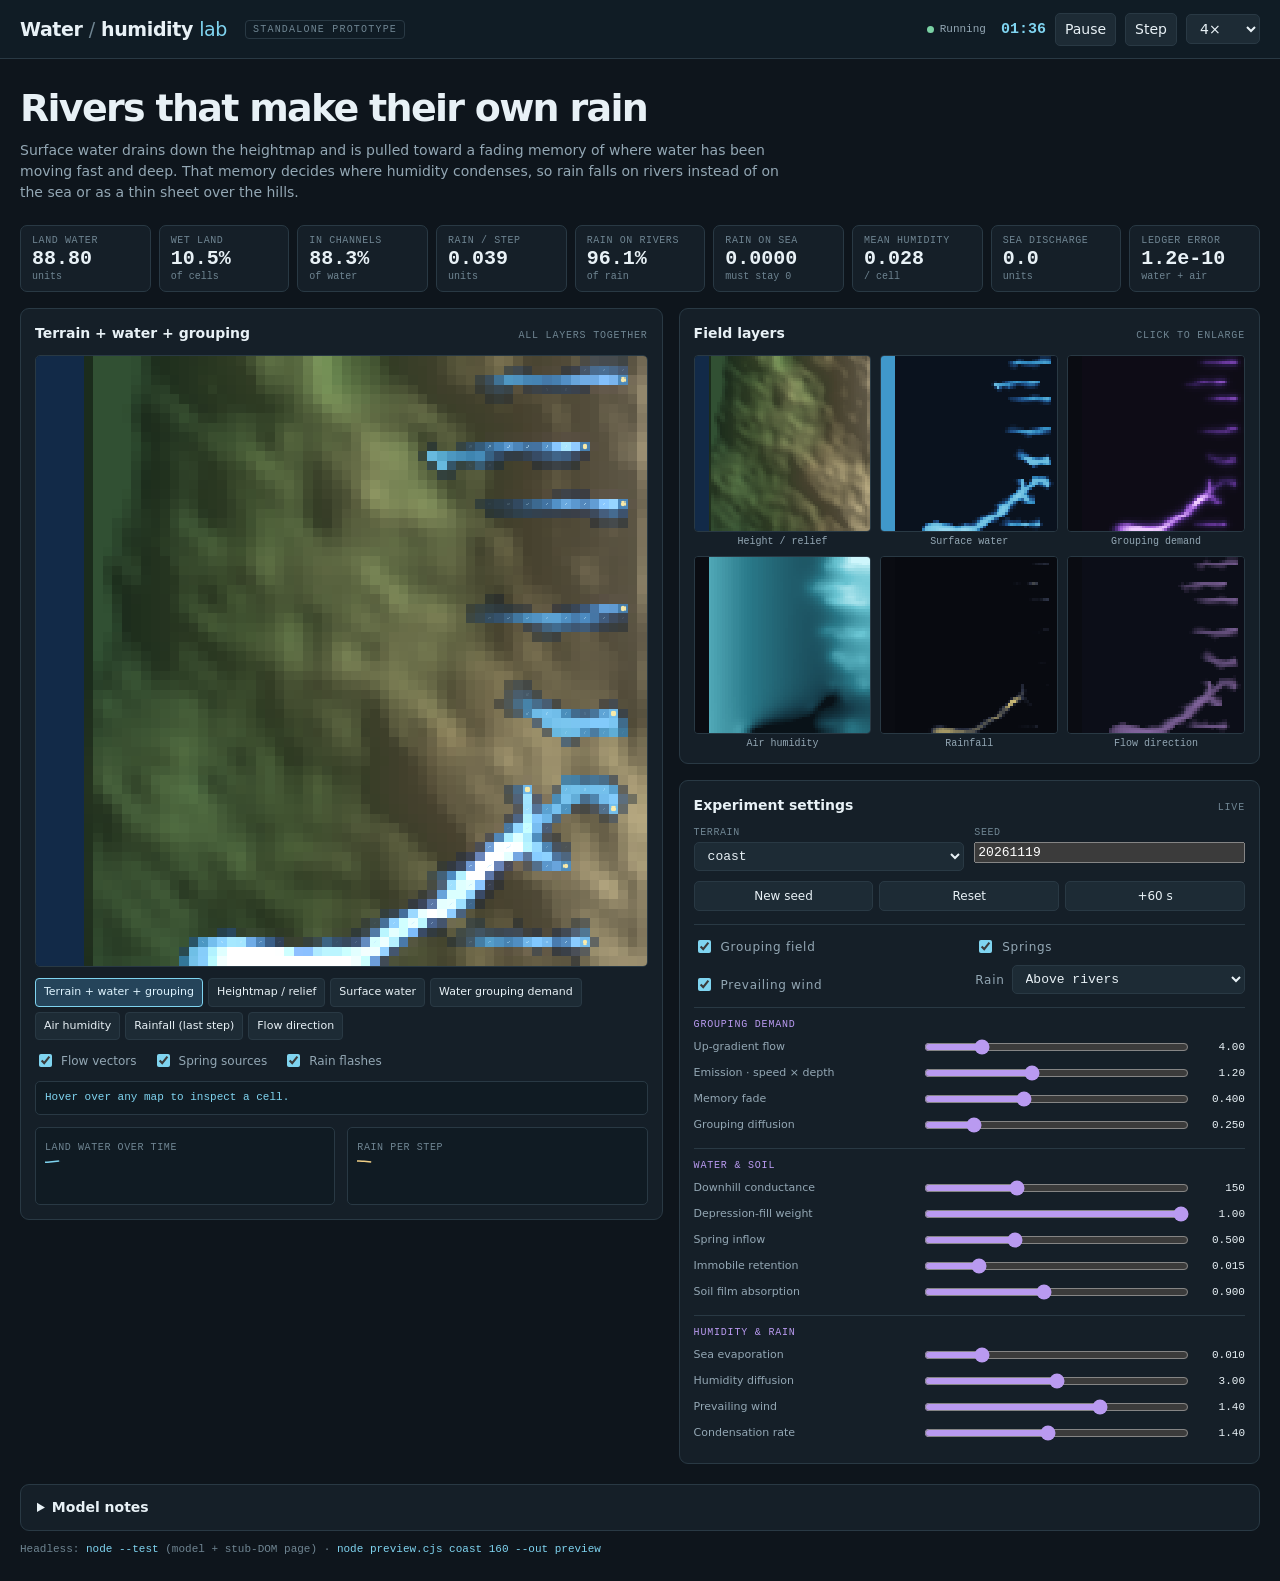
<file: prototype/water-humidity/index.html>
<!doctype html>
<!-- Standalone entry point for the water/humidity experiment. No game files, no build, file:// works. -->
<html lang="en">
<head>
<meta charset="utf-8">
<meta name="viewport" content="width=device-width, initial-scale=1">
<meta name="theme-color" content="#101820">
<title>Water / humidity lab · territory fieldbook</title>
<link rel="stylesheet" href="styles.css">
</head>
<body>
<header class="topbar"><div class="frame topbar-inner">
	<div class="brand">Water <span>/</span> humidity <em>lab</em></div>
	<span class="tag">standalone prototype</span>
	<div class="playback">
		<span id="run-state" data-state="on" class="run-state"><i></i>Running</span>
		<time id="sim-time">00:00</time>
		<button id="run" type="button">Pause</button>
		<button id="step" type="button" title="Advance one 0.05 s step">Step</button>
		<select id="speed" aria-label="Simulation speed"></select>
	</div>
</div></header>

<main class="frame">
	<section class="intro">
		<h1>Rivers that make their own rain</h1>
		<p>Surface water drains down the heightmap and is pulled toward a fading memory of where water has been moving fast and deep. That memory decides where humidity condenses, so rain falls on rivers instead of on the sea or as a thin sheet over the hills.</p>
	</section>

	<section class="metrics" aria-label="Live measurements">
		<div class="metric"><span>Land water</span><strong id="m-water">0</strong><small>units</small></div>
		<div class="metric"><span>Wet land</span><strong id="m-wet">0</strong><small>of cells</small></div>
		<div class="metric"><span>In channels</span><strong id="m-channel">0</strong><small>of water</small></div>
		<div class="metric"><span>Rain / step</span><strong id="m-rain">0</strong><small>units</small></div>
		<div class="metric"><span>Rain on rivers</span><strong id="m-grouped">0</strong><small>of rain</small></div>
		<div class="metric"><span>Rain on sea</span><strong id="m-sea-rain">0</strong><small>must stay 0</small></div>
		<div class="metric"><span>Mean humidity</span><strong id="m-humidity">0</strong><small>/ cell</small></div>
		<div class="metric"><span>Sea discharge</span><strong id="m-sea-drain">0</strong><small>units</small></div>
		<div class="metric"><span>Ledger error</span><strong id="m-ledger">0</strong><small>water + air</small></div>
	</section>

	<div class="layout">
		<section class="map-panel">
			<div class="panel-head"><h2 id="view-title">Terrain + water + grouping</h2><span id="view-hint">All layers together</span></div>
			<div class="map-wrap">
				<canvas id="main-map" width="64" height="64" tabindex="0" aria-label="Main field map"></canvas>
				<canvas id="main-overlay" width="512" height="512" aria-hidden="true"></canvas>
			</div>
			<div class="view-tabs" id="view-tabs" aria-label="Field view"></div>
			<div class="map-options">
				<label><input id="show-flow" type="checkbox" checked> Flow vectors</label>
				<label><input id="show-springs" type="checkbox" checked> Spring sources</label>
				<label><input id="show-rain" type="checkbox" checked> Rain flashes</label>
			</div>
			<p id="inspect" class="inspect">Hover over any map to inspect a cell.</p>
			<div class="charts">
				<div><span>Land water over time</span><canvas id="spark-water" width="240" height="44"></canvas></div>
				<div><span>Rain per step</span><canvas id="spark-rain" width="240" height="44"></canvas></div>
			</div>
		</section>

		<aside class="side">
			<section class="mini-panel">
				<div class="panel-head"><h2>Field layers</h2><span>click to enlarge</span></div>
				<div class="mini-grid">
					<figure><canvas id="mini-height" width="64" height="64"></canvas><figcaption>Height / relief</figcaption></figure>
					<figure><canvas id="mini-water" width="64" height="64"></canvas><figcaption>Surface water</figcaption></figure>
					<figure><canvas id="mini-group" width="64" height="64"></canvas><figcaption>Grouping demand</figcaption></figure>
					<figure><canvas id="mini-humidity" width="64" height="64"></canvas><figcaption>Air humidity</figcaption></figure>
					<figure><canvas id="mini-rain" width="64" height="64"></canvas><figcaption>Rainfall</figcaption></figure>
					<figure><canvas id="mini-flow" width="64" height="64"></canvas><figcaption>Flow direction</figcaption></figure>
				</div>
			</section>

			<section class="controls">
				<div class="panel-head"><h2>Experiment settings</h2><span>live</span></div>
				<div class="setup-row">
					<label>Terrain<select id="scenario"></select></label>
					<label>Seed<input id="seed" type="number" min="0" step="1"></label>
				</div>
				<div class="buttons">
					<button id="new-seed" type="button">New seed</button>
					<button id="reset" type="button">Reset</button>
					<button id="warm" type="button">+60 s</button>
				</div>
				<div class="switch-grid">
					<label><input id="grouping" type="checkbox" checked> Grouping field</label>
					<label><input id="springs" type="checkbox" checked> Springs</label>
					<label><input id="wind" type="checkbox" checked> Prevailing wind</label>
					<label>Rain<select id="rain-mode">
						<option value="local">Above rivers</option>
						<option value="uniform">Everywhere</option>
						<option value="off">Off</option>
					</select></label>
				</div>
				<div id="sliders"></div>
			</section>
		</aside>
	</div>

	<details class="notes">
		<summary>Model notes</summary>
		<div class="notes-body">
			<h3>The four fields</h3>
			<p><b>Water</b> is a depth per cell. Only water above the retention threshold is mobile. It moves down the depression-filled heightmap, and a second, independent flux carries it up the grouping-demand gradient so neighbouring water joins existing channels.</p>
			<p><b>Grouping demand</b> is a bounded 0–1 field. It is emitted where water is both fast and deep (turnover speed times depth), spreads by diffusion and decays over time. A still sea and a thin film emit nothing; a river emits a lot. Water below the film threshold also resists infiltration when it is moving, which lets a river's nose advance while a stagnant puddle disappears.</p>
			<p><b>Humidity</b> diffuses and drifts with the prevailing wind. It spawns from surface water at a rate suppressed by grouping demand (<i>water / (1 + hold × G)</i>), so a river keeps its water instead of evaporating it. It despawns as rain, gated by the square of grouping demand above a threshold.</p>
			<p><b>Rain</b> is a transfer from air to land. Because the gate is on grouping demand, and sea cells never build it, no rain falls over the sea — the sea feeds the air, the air rains on rivers, and rivers discharge back into the sea.</p>
			<h3>Why the model is shaped this way</h3>
			<p>A single potential <i>height − G</i> turns a wet channel into a potential well: dry cells ahead have lower demand, so the river's nose faces an uphill barrier and stops. Splitting downhill flow and up-demand flow into two independent non-negative fluxes keeps the nose advancing while still clustering water sideways.</p>
			<p>Depression filling gives every cell a downhill path to the sea; without it, noise pits trap all water and rain floods the map. A depth-gated, capped surface term lets deep lakes level out of those flats without letting a thin sheet spread over hills.</p>
			<p>Rivers need seeds. A global drizzle would create exactly the thin layer this model avoids, so a few mountain springs start the channels; the grouping/rain feedback then selects and reinforces the strongest ones.</p>
			<h3>Things to try</h3>
			<p>Switch rain to <b>Everywhere</b> — the whole map floods with a slow-moving sheet. Turn off the grouping field — rain stops and channels weaken. Set sea evaporation to zero — the inland rivers lose their moisture supply. Try the <b>valleys</b> terrain for a gentler cross-slope, <b>islands</b> for separate basins and <b>basin</b> for a closed lake. The <b>Depression-fill weight</b> slider dials the priority-flood drainage surface from fully filled to raw terrain.</p>
			<p>Space pauses, S steps, 1–7 switch the main view. Every change applies to the running model; Reset rebuilds with the current seed and settings.</p>
		</div>
	</details>
	<p class="footer">Headless: <code>node --test</code> (model + stub-DOM page) · <code>node preview.cjs coast 160 --out preview</code></p>
</main>

	<script src="terrain.js"></script>
	<script src="simulation.js"></script>
	<script src="palette.js"></script>
	<script src="fields.js"></script>
	<script src="app.js"></script>
</body>
</html>
</file>
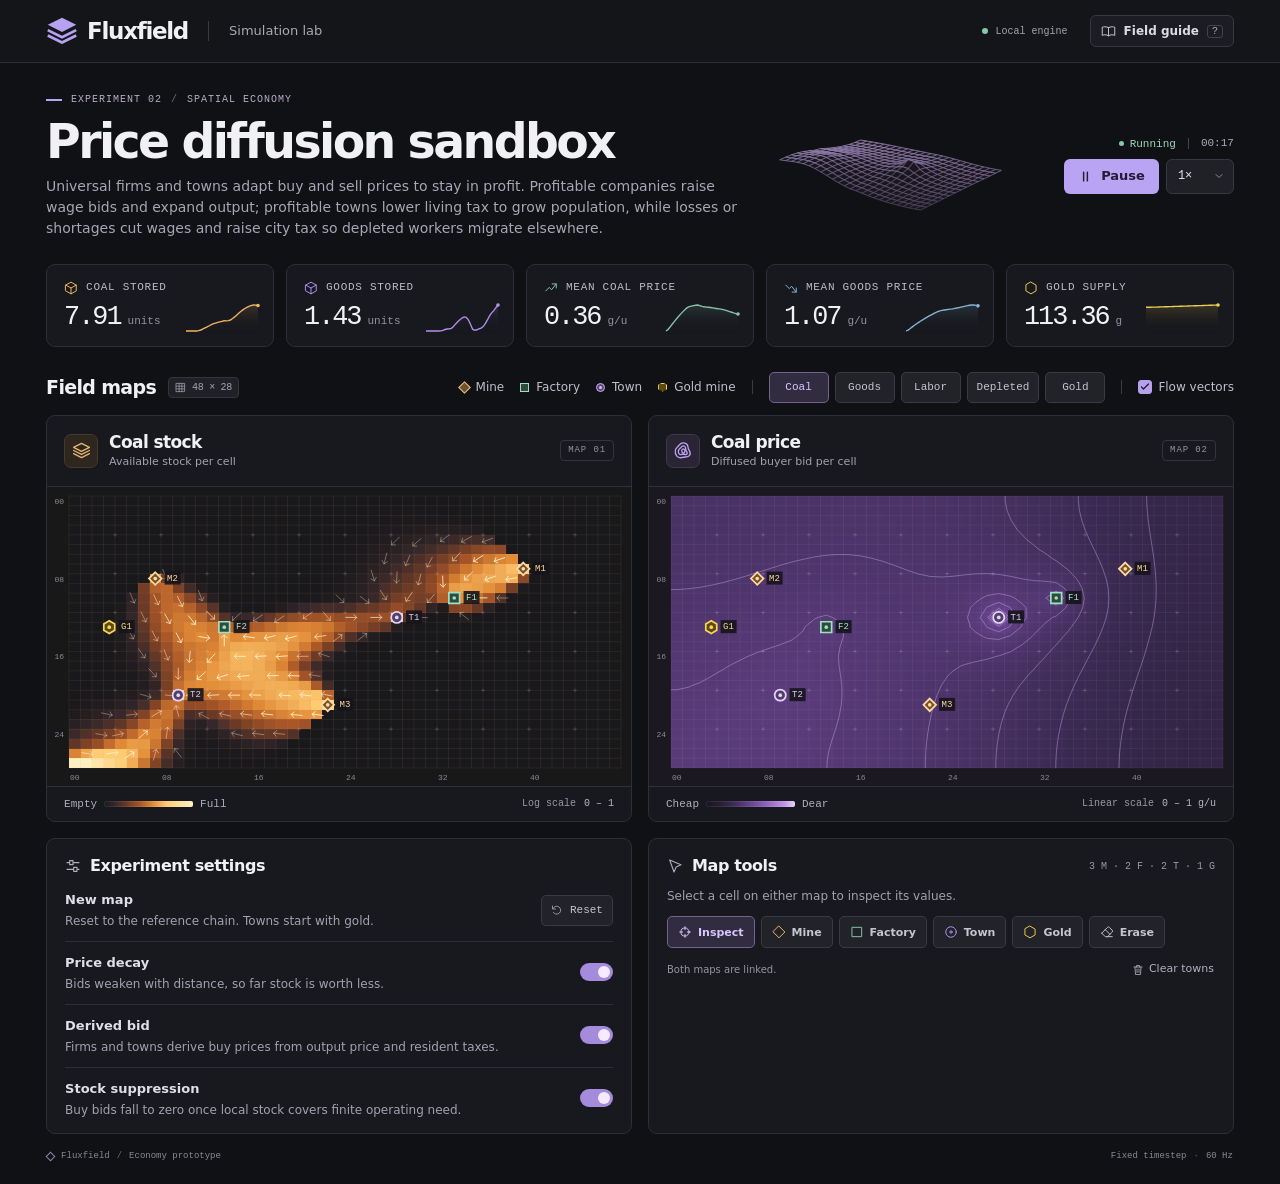
<file: prototype/archive/price-model-b/index.html>
<!doctype html>
<!-- Standalone entry point for the price-diffusion economy experiment. -->
<html lang="en">
<head>
	<meta charset="utf-8">
	<meta name="viewport" content="width=device-width, initial-scale=1">
	<meta name="theme-color" content="#101115">
	<title>Price diffusion sandbox · Fluxfield</title>
	<link rel="icon" href="data:image/svg+xml,%3Csvg xmlns='http://www.w3.org/2000/svg' viewBox='0 0 32 32'%3E%3Crect width='32' height='32' rx='7' fill='%23161520'/%3E%3Cpath d='m3 12 13-7 13 7-13 7zM3 17l13 7 13-7M3 22l13 7 13-7' fill='none' stroke='%23b6a0ff' stroke-width='2'/%3E%3C/svg%3E">
	<link rel="stylesheet" href="styles.css">
</head>
<body>
	<header class="topbar"><div class="frame topbar-inner">
		<div class="brand"><svg class="brand-mark" viewBox="0 0 36 36" fill="none" aria-hidden="true"><path d="m2 11 16-8 16 8-16 8z" fill="currentColor"/><path d="m2 17 16 8 16-8M2 23l16 8 16-8" stroke="currentColor" stroke-width="3" stroke-linejoin="round"/></svg>Fluxfield</div>
		<span class="brand-context">Simulation lab</span>
		<div class="topbar-end"><span class="local-tag"><i class="dot"></i> Local engine</span><button id="guide-button" class="quiet-button" type="button"><i data-icon="book"></i>Field guide<kbd>?</kbd></button></div>
	</div></header>

	<main class="frame">
		<section class="overview" aria-labelledby="page-title">
			<div><div class="eyebrow"><span></span>Experiment 02<b>/</b>Spatial economy</div>
				<h1 id="page-title">Price diffusion sandbox</h1>
				<p>Universal firms and towns adapt buy and sell prices to stay in profit. Profitable companies raise wage bids and expand output; profitable towns lower living tax to grow population, while losses or shortages cut wages and raise city tax so depleted workers migrate elsewhere.</p>
			</div>
			<canvas id="field-relief" class="relief" aria-hidden="true"></canvas>
			<div class="playback" aria-label="Playback controls">
				<div class="run-status"><span class="running-label" id="run-state"><i class="dot"></i><span>Running</span></span><time id="sim-time" aria-label="Simulated time">00:00</time></div>
				<div class="playback-buttons"><button class="primary" id="run-button" type="button" aria-label="Pause simulation"><i data-icon="pause"></i><span>Pause</span></button>
					<button id="step-button" class="icon-button step-button" type="button" title="Advance one tick" aria-label="Advance one simulation tick" hidden><i data-icon="step"></i></button>
					<div class="speed-box"><select id="speed" aria-label="Simulation speed"><option value="0.5">0.5×</option><option value="1" selected>1×</option><option value="2">2×</option><option value="4">4×</option></select><i data-icon="chevron"></i></div>
				</div>
			</div>
		</section>

		<section class="metrics" aria-label="Live simulation measurements">
			<div class="metric metric-stock"><div class="metric-label"><i data-icon="box"></i>Coal stored</div><div class="metric-value"><strong id="coal-stored">0.00</strong><small>units</small></div><canvas class="spark" aria-hidden="true"></canvas></div>
			<div class="metric metric-demand"><div class="metric-label"><i data-icon="box"></i>Goods stored</div><div class="metric-value"><strong id="goods-stored">0.00</strong><small>units</small></div><canvas class="spark" aria-hidden="true"></canvas></div>
			<div class="metric metric-production"><div class="metric-label"><i data-icon="up"></i>Mean coal price</div><div class="metric-value"><strong id="coal-price">0.00</strong><small>g/u</small></div><canvas class="spark" aria-hidden="true"></canvas></div>
			<div class="metric metric-uptake"><div class="metric-label"><i data-icon="down"></i>Mean goods price</div><div class="metric-value"><strong id="goods-price">0.00</strong><small>g/u</small></div><canvas class="spark" aria-hidden="true"></canvas></div>
			<div class="metric metric-gold"><div class="metric-label"><i data-icon="hexagon"></i>Gold supply</div><div class="metric-value"><strong id="gold-supply">0.00</strong><small>g</small></div><canvas class="spark" aria-hidden="true"></canvas></div>
		</section>

		<section class="field-section" aria-labelledby="field-title">
			<div class="section-bar"><div class="section-title"><h2 id="field-title">Field maps</h2><span class="grid-size"><i data-icon="grid"></i><span id="grid-size">48 × 28</span></span></div>
				<div class="field-options"><span class="actor-key"><i class="source-key"></i>Mine</span><span class="actor-key"><i class="factory-key"></i>Factory</span><span class="actor-key"><i class="consumer-key"></i>Town</span><span class="actor-key"><i class="gold-key"></i>Gold mine</span><span class="option-divider"></span><div class="presets"><button data-resource="coal" aria-pressed="true" type="button">Coal</button><button data-resource="goods" aria-pressed="false" type="button">Goods</button><button data-resource="labor" aria-pressed="false" type="button">Labor</button><button data-resource="depleted" aria-pressed="false" type="button">Depleted</button><button data-resource="gold" aria-pressed="false" type="button">Gold</button></div><span class="option-divider"></span><label class="flow-option"><input id="show-flow" type="checkbox" checked><i data-icon="check"></i>Flow vectors</label></div>
			</div>
			<div class="maps">
				<article class="field-card stock-card"><header class="card-head"><span class="layer-icon"><i data-icon="layers"></i></span><div><h3 id="stock-title">Coal stock</h3><p id="stock-note">Available stock per cell</p></div><span class="layer-id">Map 01</span></header>
					<div class="plot"><canvas id="resource-map" tabindex="0" aria-label="Stock grid. Use arrow keys to inspect cells and Enter to apply the selected tool."></canvas><output class="tooltip" hidden></output></div>
					<div class="map-legend"><span>Empty</span><i class="ramp"></i><span>Full</span><span class="scale-label">Log scale <b>0 – 1</b></span></div>
				</article>
				<article class="field-card demand-card"><header class="card-head"><span class="layer-icon"><i data-icon="contour"></i></span><div><h3 id="price-title">Coal price</h3><p id="price-note">Diffused buyer bid per cell</p></div><span class="layer-id">Map 02</span></header>
					<div class="plot"><canvas id="price-map" tabindex="0" aria-label="Price grid. Use arrow keys to inspect cells and Enter to apply the selected tool."></canvas><output class="tooltip" hidden></output></div>
					<div class="map-legend"><span>Cheap</span><i class="ramp"></i><span>Dear</span><span class="scale-label">Linear scale <b>0 – 5 g/u</b></span></div>
				</article>
			</div>
		</section>

		<section class="bench" aria-label="Experiment controls">
			<article class="panel"><div class="panel-heading"><i data-icon="sliders"></i><h2>Experiment settings</h2></div>
				<div class="setting"><div><h3>New map</h3><p>Reset to the reference chain. Towns start with gold.</p></div><div class="presets"><button id="new-map" type="button" aria-label="New map"><i data-icon="reset"></i>Reset</button></div></div>
				<label class="setting pressure-setting" for="price-decay"><span><strong>Price decay</strong><small>Bids weaken with distance, so far stock is worth less.</small></span><input id="price-decay" type="checkbox" checked><span class="switch" aria-hidden="true"></span></label>
				<label class="setting pressure-setting" for="derived-bid"><span><strong>Derived bid</strong><small>Firms and towns derive buy prices from output price and resident taxes.</small></span><input id="derived-bid" type="checkbox" checked><span class="switch" aria-hidden="true"></span></label>
				<label class="setting pressure-setting" for="stock-suppression"><span><strong>Stock suppression</strong><small>Buy bids fall to zero once local stock covers finite operating need.</small></span><input id="stock-suppression" type="checkbox" checked><span class="switch" aria-hidden="true"></span></label>
			</article>
			<article class="panel"><div class="panel-heading"><i data-icon="cursor"></i><h2>Map tools</h2><span id="actor-count" class="actor-count"></span></div>
				<p class="tool-hint" id="tool-hint">Select a cell on either map to inspect its values.</p>
				<div class="tools" role="group" aria-label="Map editing tool"><button data-tool="inspect" aria-pressed="true" type="button"><i data-icon="crosshair"></i>Inspect</button><button data-tool="mine" aria-pressed="false" type="button"><i data-icon="diamond"></i>Mine</button><button data-tool="factory" aria-pressed="false" type="button"><i data-icon="square"></i>Factory</button><button data-tool="town" aria-pressed="false" type="button"><i data-icon="circle"></i>Town</button><button data-tool="gold" aria-pressed="false" type="button"><i data-icon="hexagon"></i>Gold</button><button data-tool="erase" aria-pressed="false" type="button"><i data-icon="erase"></i>Erase</button></div>
				<div class="tool-bottom"><span id="edit-message" role="status">Both maps are linked.</span><button id="clear-towns" class="text-button" type="button"><i data-icon="clear"></i>Clear towns</button></div>
			</article>
		</section>
		<footer class="footer"><span><i class="footer-mark"></i>Fluxfield <b>/</b> Economy prototype</span><span>Fixed timestep <b>·</b> 60 Hz</span></footer>
	</main>

	<dialog id="field-guide" aria-labelledby="guide-title"><div class="dialog-head"><div class="eyebrow"><span></span>Model reference</div><button id="close-guide" class="icon-button" type="button" aria-label="Close field guide"><i data-icon="close"></i></button></div><h2 id="guide-title">Field guide</h2>
		<dl class="guide-notes"><dt><i class="source-key"></i>Mines &amp; workforce</dt><dd>Coal mines start at <b id="source-note"></b> u/s and expand scale when profitable, raising wage bids to hire more labor. Spent labor becomes depleted workforce that returns to attractive towns.</dd>
			<dt><i class="consumer-key"></i>Towns &amp; living tax</dt><dd>A town sets ration buy prices and resident living tax to stay in profit. Profitable, well-supplied towns lower tax to attract depleted workers and grow population; losing or undersupplied towns raise tax so depleted workers migrate elsewhere. Starter towns bid <b id="start-price-note"></b> g/u for goods and use <b id="uptake-note"></b> goods/s.</dd>
			<dt><i class="factory-key"></i>Factories &amp; sell floors</dt><dd>Factories never pause conversion of owned stock. Input book cost carries into finished goods and sets a minimum sell price so stocked product is never sold at a loss; buy prices adapt to output margin and profit.</dd>
			<dt><i class="gold-key"></i>Gold &amp; payments</dt><dd>Gold is conserved. Firms pay workers into the wage stream, workers pay living taxes in supplied towns, and buyers pay coal and goods bills up the sellers' asks. Gold mines start at <b id="gold-rate-note"></b> g/s and expand while local wages stay profitable.</dd>
			<dt>Price decay</dt><dd>Diffused bids, wages and town appeal fade with distance to emulate transport and migration cost. Switch it off and signals reach the whole map at full strength.</dd>
			<dt>Reading the experiment</dt><dd>The opening view is a 16-second reference run. Reset starts at time zero. Arrows show actual stock, labor, depleted workforce and coin transfers; purple contours join equal price. Select a cell to pin its readings.</dd></dl>
		<div class="ledger"><span>Resource ledgers</span><p>Coal <b id="coal-made">0</b> mined − <b id="coal-burned">0</b> burned ≈ <b id="coal-held">0</b> stored</p><p>Goods <b id="goods-made">0</b> made − <b id="goods-eaten">0</b> eaten ≈ <b id="goods-held">0</b> stored</p><p>Labor <b id="labor-made">0</b> supplied − <b id="labor-used">0</b> worked ≈ <b id="labor-held">0</b> commuting</p><p>Depleted <b id="depleted-made">0</b> tired − <b id="depleted-rested">0</b> settled ≈ <b id="depleted-held">0</b> moving</p><p>Gold <b id="gold-seeded">0</b> seeded + <b id="gold-mined">0</b> mined ≈ <b id="gold-held">0</b> held</p></div>
		<p class="shortcuts"><kbd>Space</kbd> Play / pause <kbd>Esc</kbd> Dismiss</p>
	</dialog>
	<script src="simulation.js"></script>
	<script src="actors.js"></script>
	<script src="gold.js"></script>
	<script src="fields.js"></script>
	<script src="telemetry.js"></script>
	<script src="app.js"></script>
</body>
</html>
</file>
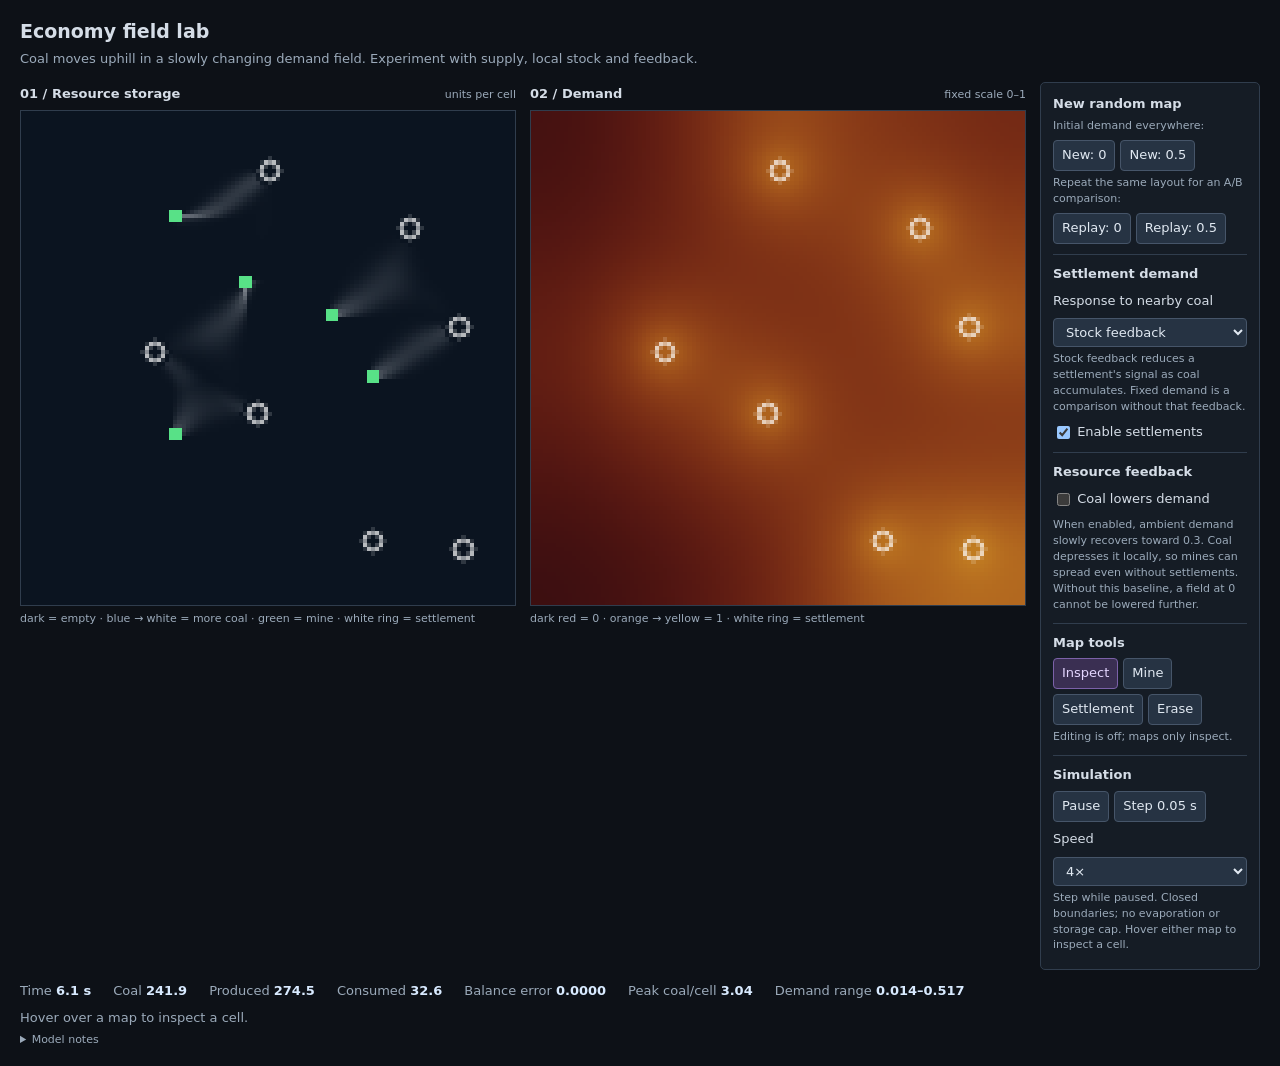
<file: prototype/economy-demand-product-diffusion/a/index.html>
<!doctype html>
<html lang="en">
<head>
<meta charset="utf-8">
<meta name="viewport" content="width=device-width, initial-scale=1">
<title>Economy field lab</title>
<style>
:root { color-scheme: dark; font: 13px/1.45 system-ui, sans-serif; background: #0d1117; color: #d5dde7; }
body { max-width: 1240px; margin: auto; padding: 18px; }
h1 { font-size: 19px; margin: 0; } h2 { font-size: 13px; margin: 0; }
p { margin: 4px 0; color: #9baaba; }
header { margin-bottom: 14px; }
.layout { display: grid; grid-template-columns: minmax(0, 1fr) minmax(0, 1fr) 220px; gap: 14px; align-items: start; }
.panel, aside { min-width: 0; } .map-head { display: flex; justify-content: space-between; align-items: baseline; margin-bottom: 6px; }
canvas { width: 100%; aspect-ratio: 1; height: auto; image-rendering: pixelated; display: block; background: #111827; border: 1px solid #303d4d; box-sizing: border-box; cursor: crosshair; }
.legend { font-size: 11px; color: #9baaba; margin-top: 5px; }
aside { border: 1px solid #303d4d; background: #151c25; border-radius: 5px; padding: 12px; }
.group { border-top: 1px solid #303d4d; padding-top: 10px; margin-top: 10px; }
.group:first-child { border: 0; padding: 0; margin: 0; }
label { display: block; margin: 8px 0; } input { vertical-align: middle; }
button, select { font: inherit; color: #e1e9f2; background: #263343; border: 1px solid #465569; border-radius: 4px; padding: 5px 8px; cursor: pointer; }
button:hover, select:hover { background: #34465a; } button[aria-pressed=true] { background: #3a2f52; border-color: #7b61a8; color: #e4d6ff; } button:focus-visible, select:focus-visible, input:focus-visible { outline: 2px solid #82c9ff; }
select { width: 100%; } .buttons { display: flex; gap: 5px; flex-wrap: wrap; margin-top: 6px; }
.hud { display: flex; flex-wrap: wrap; gap: 8px 22px; padding: 12px 0 4px; font-variant-numeric: tabular-nums; }
.hud span { color: #9baaba; } .hud b { color: #d8eaff; font-weight: 600; }
.note { font-size: 11px; line-height: 1.45; color: #9baaba; }
#inspect { min-height: 1.4em; font-variant-numeric: tabular-nums; }
@media (max-width: 950px) { .layout { grid-template-columns: 1fr 1fr; } aside { grid-column: 1 / -1; } }
@media (max-width: 560px) { .layout { grid-template-columns: 1fr; } aside { grid-column: auto; } }
</style>
</head>
<body>
<header><h1>Economy field lab</h1><p>Coal moves uphill in a slowly changing demand field. Experiment with supply, local stock and feedback.</p></header>
<div class="layout">
  <section class="panel"><div class="map-head"><h2>01 / Resource storage</h2><span class="legend">units per cell</span></div><canvas id="res" width="120" height="120" aria-label="Resource storage map"></canvas><div class="legend">dark = empty · blue → white = more coal · green = mine · white ring = settlement</div></section>
  <section class="panel"><div class="map-head"><h2>02 / Demand</h2><span class="legend">fixed scale 0–1</span></div><canvas id="dem" width="120" height="120" aria-label="Demand map"></canvas><div class="legend">dark red = 0 · orange → yellow = 1 · white ring = settlement</div></section>
  <aside>
    <div class="group"><h2>New random map</h2><p class="note">Initial demand everywhere:</p><div class="buttons"><button data-fill="0">New: 0</button><button data-fill="0.5">New: 0.5</button></div><p class="note">Repeat the same layout for an A/B comparison:</p><div class="buttons"><button data-replay="0">Replay: 0</button><button data-replay="0.5">Replay: 0.5</button></div></div>
    <div class="group"><h2>Settlement demand</h2><label for="feedback">Response to nearby coal</label><select id="feedback"><option value="stock">Stock feedback</option><option value="fixed">Fixed demand</option></select><p class="note">Stock feedback reduces a settlement's signal as coal accumulates. Fixed demand is a comparison without that feedback.</p><label><input id="settlements" type="checkbox" checked> Enable settlements</label></div>
    <div class="group"><h2>Resource feedback</h2><label><input id="sinkDem" type="checkbox"> Coal lowers demand</label><p class="note">When enabled, ambient demand slowly recovers toward 0.3. Coal depresses it locally, so mines can spread even without settlements. Without this baseline, a field at 0 cannot be lowered further.</p></div>
    <div class="group"><h2>Map tools</h2><div class="buttons"><button data-actor="off" aria-pressed="true">Inspect</button><button data-actor="mine" aria-pressed="false">Mine</button><button data-actor="site" aria-pressed="false">Settlement</button><button data-actor="erase" aria-pressed="false">Erase</button></div><p class="note" id="note">Editing is off; maps only inspect.</p></div>
    <div class="group"><h2>Simulation</h2><div class="buttons"><button id="pause">Pause</button><button id="step">Step 0.05 s</button></div><label for="speed">Speed</label><select id="speed"><option value="1">1×</option><option value="2">2×</option><option value="4" selected>4×</option><option value="16">16×</option></select><p class="note">Step while paused. Closed boundaries; no evaporation or storage cap. Hover either map to inspect a cell.</p></div>
  </aside>
</div>
<div class="hud" id="hud" aria-live="off"></div><p id="inspect">Hover over a map to inspect a cell.</p>
<details class="note"><summary>Model notes</summary><p>Mines and settlements placed with the map tools are added to the same fields as a generated layout; Erase removes the nearest one. Stock feedback measures the whole catchment, so coal queued just outside a settlement still lowers its demand.</p><p>Demand diffuses with reflecting edges and slowly fades. Settlements consume at a rate proportional to demand at their center, capped by available coal in their catchment. Coal outside the catchment must travel there first. Stock feedback reduces the settlement signal, while fixed demand leaves it unchanged.</p><p>Uphill transfers conserve coal, but the grid discretization spreads it as it travels. Color saturates at 10 coal per cell; use the peak and hover readouts for larger values. The balance error checks produced minus consumed against stored coal. Simulation speed may fall behind on slow devices rather than catch up after a stalled frame.</p></details>
<script>
'use strict';
// Demand is a bounded, diffusing signal; it is not itself a resource. The
// fixed simulation step and no-flux edges make all rates independent of FPS.
const N = 120, CELLS = N * N, DT = 0.05;
const DIFF_PASSES = 20, DIFFUSE = 0.20; // each Jacobi pass is stable (<= 1/4)
const DECAY = 0.025, AMBIENT = 0.3, AMBIENT_RATE = 0.12;
const COAL_DEMAND_SINK = 0.32;
const SOURCE_RATE = 9, CONSUME_RATE = 18, FEED_R = 4;
const SIGNAL_RATE = 5, STOCK_HALF = 18, RESPONSE = 0.5;
const FLOW = 7, GRAD_HALF = 0.002; // cells/s, saturation of uphill differences
const res = new Float64Array(CELLS), resNext = new Float64Array(CELLS);
const demand = new Float64Array(CELLS), tmpDem = new Float64Array(CELLS);
const filtered = new Float64Array(CELLS);
const sources = [], consumers = [], layout = [];
let sinkEnabled = false, settlementsEnabled = true, feedback = 'stock';
let seed = 1337, rng = seed, time = 0, produced = 0, consumed = 0;
let paused = false, speed = 4, accumulator = 0;
const idx = (x, y) => y * N + x;
function rand() { rng = (Math.imul(rng, 1664525) + 1013904223) >>> 0; return rng / 4294967296; }
function clamp01(v) { return Math.max(0, Math.min(1, v)); }

function init(fill, newSeed) {
  if (newSeed) seed = (Math.imul(seed, 1664525) + 1013904223) >>> 0;
  rng = seed; time = produced = consumed = accumulator = 0;
  res.fill(0); resNext.fill(0); demand.fill(fill); tmpDem.fill(0); filtered.fill(fill);
  sources.length = consumers.length = 0;
  layout.length = 0;
  // Separate points so the comparison starts with distinct mines/settlements.
  const points = [];
  for (let i = 0; i < 12; i++) {
    let p;
    for (let tries = 0; tries < 200; tries++) {
      p = {x: 10 + Math.floor(rand() * (N - 20)), y: 10 + Math.floor(rand() * (N - 20))};
      if (points.every(q => Math.hypot(p.x - q.x, p.y - q.y) >= 18)) break;
    }
    points.push(p); layout.push(p);
    if (i < 5) sources.push(p);
    else consumers.push({...p, signal: 1, stock: 0, lastConsumed: 0});
  }
}

const feedIndices = new Int32Array(CELLS), feedWeights = new Float64Array(CELLS); let feedCount = 0;

// One flat work list shared by every settlement: offsets sorted by height, so
// the stock sum and the demand write visit the nearest cells first.
function buildFeed() {
  const offsets = [];
  for (let dy = -FEED_R; dy <= FEED_R; dy++) for (let dx = -FEED_R; dx <= FEED_R; dx++) {
    const d = Math.hypot(dx, dy);
    if (d <= FEED_R) offsets.push({dx, dy, d});
  }
  offsets.sort((a, b) => a.d - b.d);
  feedCount = offsets.length;
  offsets.forEach((o, j) => {
    feedIndices[j] = o.dy * N + o.dx;
    feedWeights[j] = Math.max(0, 1 - o.d / (FEED_R + 1));
  });
}
buildFeed();
// Clamped 3x3 neighbour offsets: a missing side repeats the centre, so the
// store only ever touches real cells.
const BOX_COUNT = 9, boxOffsets = new Int32Array(CELLS * BOX_COUNT), boxCounts = new Uint8Array(CELLS);
for (let y = 0; y < N; y++) for (let x = 0; x < N; x++) {
  const i = y * N + x;
  let valid = 0, count = 0;
  for (let dy = -1; dy <= 1; dy++) for (let dx = -1; dx <= 1; dx++) {
    const inside = x + dx >= 0 && x + dx < N && y + dy >= 0 && y + dy < N;
    boxOffsets[i * BOX_COUNT + count++] = inside ? dy * N + dx : 0;
    valid += inside;
  }
  boxCounts[i] = valid;
}
function catchmentStock(c) {
  const center = idx(c.x, c.y);
  let stock = 0;
  for (let j = 0; j < feedCount; j++) stock += res[center + feedIndices[j]];
  return stock;
}

function diffuseBorder(i) {
  // Reflecting neighbours mirror the centre value, so only real neighbours enter the sum.
  const v = tmpDem[i], x = i % N;
  const l = x ? tmpDem[i - 1] : v, r = x < N - 1 ? tmpDem[i + 1] : v;
  const u = i >= N ? tmpDem[i - N] : v, d = i < N * (N - 1) ? tmpDem[i + N] : v;
  demand[i] = v + DIFFUSE * (l + r + u + d - 4 * v);
}

// Settlements relax a small region toward their target instead of clamping a
// single point each pass. Stock feedback responds gradually, not instantly.
function stepDemand() {
  if (settlementsEnabled) for (const c of consumers) {
    const center = idx(c.x, c.y);
    c.stock = catchmentStock(c);
    const target = feedback === 'stock' ? 1 / (1 + c.stock / STOCK_HALF) : 1;
    c.signal += (target - c.signal) * (1 - Math.exp(-RESPONSE * DT));
    const strength = 1 - Math.exp(-SIGNAL_RATE * DT);
    for (let j = 0; j < feedCount; j++) {
      const i = center + feedIndices[j];
      if (i < 0 || i >= CELLS) continue;
      demand[i] += (c.signal - demand[i]) * strength * feedWeights[j];
    }
  }
  diffuseDemand();
  driftDemand();
}

// Jacobi with reflecting edges, no clamp or injection between passes. Rows run
// over an interior span with one-cell strides so no cell pays for four bounds tests.
function diffuseDemand() {
  for (let p = 0; p < DIFF_PASSES; p++) {
    tmpDem.set(demand);
    for (let y = 1; y < N - 1; y++) for (let i = y * N + 1, end = i + N - 2; i < end; i++) {
      const v = tmpDem[i];
      demand[i] = v + DIFFUSE * (tmpDem[i - 1] + tmpDem[i + 1] + tmpDem[i - N] + tmpDem[i + N] - 4 * v);
    }
    for (let x = 0; x < N; x++) {
      diffuseBorder(x);
      diffuseBorder(idx(x, N - 1));
    }
    for (let y = 1; y < N - 1; y++) {
      diffuseBorder(y * N);
      diffuseBorder(y * N + N - 1);
    }
  }
}

function driftDemand() {
  const decay = Math.exp(-DECAY * DT), recover = 1 - Math.exp(-AMBIENT_RATE * DT);
  for (let i = 0; i < CELLS; i++) {
    let v = demand[i] * decay;
    if (sinkEnabled) {
      v += (AMBIENT - v) * recover;
      v *= Math.exp(-COAL_DEMAND_SINK * res[i] * DT);
    }
    demand[i] = clamp01(v);
  }
}

// Smooth only the steering field, never the stored resource: the 3x3 box filter
// reads precomputed offsets, so the walk is plain data flow.
function filterDemand() {
  for (let i = 0; i < CELLS; i++) {
    let sum = 0;
    for (let k = 0, base = i * BOX_COUNT; k < BOX_COUNT; k++) sum += demand[i + boxOffsets[base + k]];
    filtered[i] = sum / boxCounts[i];
  }
}

function stepResources() {
  for (const s of sources) { res[idx(s.x, s.y)] += SOURCE_RATE * DT; produced += SOURCE_RATE * DT; }
  filterDemand();
  // Conservative donor-cell transport. Each donor apportions a bounded share
  // of its stock across uphill faces; nothing is created at converging flows.
  resNext.fill(0);
  for (let y = 0; y < N; y++) for (let x = 0; x < N; x++) {
    const i = idx(x, y), v = res[i], d = filtered[i];
    if (!v) continue;
    const l = x ? Math.max(0, filtered[i - 1] - d) : 0;
    const r = x < N - 1 ? Math.max(0, filtered[i + 1] - d) : 0;
    const u = y ? Math.max(0, filtered[i - N] - d) : 0;
    const b = y < N - 1 ? Math.max(0, filtered[i + N] - d) : 0;
    const gradient = l + r + u + b;
    if (gradient > 0) {
      const moved = v * Math.min(1, FLOW * DT * gradient / (gradient + GRAD_HALF));
      const unit = moved / gradient;
      resNext[i] += v - moved;
      if (l) resNext[i - 1] += unit * l;
      if (r) resNext[i + 1] += unit * r;
      if (u) resNext[i - N] += unit * u;
      if (b) resNext[i + N] += unit * b;
    } else resNext[i] += v;
  }
  res.set(resNext);
  consume();
}

// Proportional removal from the catchment avoids scan-order bias. Stock is
// measured here, not in stepDemand: coal may have arrived since, and only an
// exact count makes the scaling ledger-exact.
function consume() {
  for (const c of consumers) {
    if (!settlementsEnabled) { c.lastConsumed = 0; c.stock = catchmentStock(c); continue; }
    const center = idx(c.x, c.y), stock = catchmentStock(c), take = Math.min(stock, CONSUME_RATE * demand[center] * DT);
    if (stock > 0) {
      const keep = 1 - take / stock;
      for (let j = 0; j < feedCount; j++) res[center + feedIndices[j]] *= keep;
    }
    c.stock = stock - take; c.lastConsumed = take / DT; consumed += take;
  }
}
// Editing keeps both bases comparable: the actor lists stay the single source
// of truth, so mines and settlements added by hand feed the same fields.
function placeActor(x, y) {
  const free = layout.every(p => Math.hypot(p.x - x, p.y - y) >= 6);
  if (!free) return `Cell ${x}, ${y} is too close to another site.`;
  layout.push({x, y});
  if (actorTool === 'mine') sources.push({x, y});
  else consumers.push({x, y, signal: 1, stock: 0, lastConsumed: 0});
  return `${actorTool === 'mine' ? 'Mine' : 'Settlement'} added at ${x}, ${y}.`;
}
function removeActor(x, y) {
  const near = a => Math.abs(a.x - x) <= 1 && Math.abs(a.y - y) <= 1;
  const mine = sources.findIndex(near), site = consumers.findIndex(near);
  if (mine < 0 && site < 0) return `No mine or settlement near ${x}, ${y}.`;
  const target = mine >= 0 ? sources : consumers;
  const removed = target.splice(mine >= 0 ? mine : site, 1)[0];
  layout.splice(layout.findIndex(p => p.x === removed.x && p.y === removed.y), 1);
  return `${mine >= 0 ? 'Mine' : 'Settlement'} removed at ${removed.x}, ${removed.y}.`;
}

function tick() { stepDemand(); stepResources(); time += DT; }

const resCanvas = document.getElementById('res'), demCanvas = document.getElementById('dem');
const resCtx = resCanvas.getContext('2d'), demCtx = demCanvas.getContext('2d');
const resImg = resCtx.createImageData(N, N), demImg = demCtx.createImageData(N, N);
const hud = document.getElementById('hud'), inspect = document.getElementById('inspect'), editNote = document.getElementById('note');
let hover = null, actorTool = 'off';
function cellAt(e) {
  const box = e.currentTarget.getBoundingClientRect();
  return {x: Math.max(0, Math.min(N - 1, Math.floor((e.clientX - box.left) / box.width * N))), y: Math.max(0, Math.min(N - 1, Math.floor((e.clientY - box.top) / box.height * N)))};
}
function render() {
  let total = 0, peak = 0, demMin = 1, demMax = 0;
  for (let i = 0, p = 0; i < CELLS; i++, p += 4) {
    const v = res[i], d = demand[i], t = Math.min(1, Math.log1p(v) / Math.log(11));
    total += v; peak = Math.max(peak, v); demMin = Math.min(demMin, d); demMax = Math.max(demMax, d);
    resImg.data[p] = 11 + 230 * t; resImg.data[p + 1] = 20 + 225 * t; resImg.data[p + 2] = 32 + 218 * t; resImg.data[p + 3] = 255;
    demImg.data[p] = 35 + 220 * Math.sqrt(d); demImg.data[p + 1] = 12 + 218 * d; demImg.data[p + 2] = 16 + 35 * d; demImg.data[p + 3] = 255;
  }
  resCtx.putImageData(resImg, 0, 0); demCtx.putImageData(demImg, 0, 0);
  for (const ctx of [resCtx, demCtx]) {
    if (ctx === resCtx) for (const s of sources) { ctx.fillStyle = '#58e187'; ctx.fillRect(s.x - 1, s.y - 1, 3, 3); }
    if (settlementsEnabled) for (const c of consumers) { ctx.strokeStyle = '#ffffff'; ctx.lineWidth = 0.8; ctx.beginPath(); ctx.arc(c.x + 0.5, c.y + 0.5, 2.2, 0, Math.PI * 2); ctx.stroke(); }
  }
  const error = total - (produced - consumed);
  hud.innerHTML = `<span>Time <b>${time.toFixed(1)} s</b></span><span>Coal <b>${total.toFixed(1)}</b></span><span>Produced <b>${produced.toFixed(1)}</b></span><span>Consumed <b>${consumed.toFixed(1)}</b></span><span>Balance error <b>${error.toFixed(4)}</b></span><span>Peak coal/cell <b>${peak.toFixed(2)}</b></span><span>Demand range <b>${demMin.toFixed(3)}–${demMax.toFixed(3)}</b></span>`;
  if (hover) { const i = idx(hover.x, hover.y); inspect.textContent = `Cell ${hover.x}, ${hover.y} · coal ${res[i].toFixed(3)} · demand ${demand[i].toFixed(3)}`; }
}
for (const canvas of [resCanvas, demCanvas]) {
  canvas.addEventListener('pointermove', e => { hover = cellAt(e); });
  canvas.addEventListener('click', e => {
    const p = cellAt(e);
    if (actorTool === 'off') return;
    editNote.textContent = actorTool === 'erase' ? removeActor(p.x, p.y) : placeActor(p.x, p.y);
    render();
  });
  canvas.addEventListener('pointerleave', () => { hover = null; inspect.textContent = 'Hover over a map to inspect a cell.'; });
}
document.querySelectorAll('[data-fill]').forEach(btn => btn.addEventListener('click', () => { init(Number(btn.dataset.fill), true); render(); }));
document.querySelectorAll('[data-replay]').forEach(btn => btn.addEventListener('click', () => { init(Number(btn.dataset.replay), false); render(); }));
document.getElementById('sinkDem').addEventListener('change', e => { sinkEnabled = e.target.checked; });
document.getElementById('settlements').addEventListener('change', e => { settlementsEnabled = e.target.checked; });
document.getElementById('feedback').addEventListener('change', e => { feedback = e.target.value; });
document.querySelectorAll('[data-actor]').forEach(btn => btn.addEventListener('click', () => {
  actorTool = btn.dataset.actor;
  document.querySelectorAll('[data-actor]').forEach(other => other.setAttribute('aria-pressed', other === btn));
  editNote.textContent = actorTool === 'off' ? 'Editing is off; maps only inspect.' : `Click either map to add or remove with "${btn.textContent}".`;
}));
document.getElementById('speed').addEventListener('change', e => { speed = Number(e.target.value); });
document.getElementById('pause').addEventListener('click', e => { paused = !paused; e.currentTarget.textContent = paused ? 'Resume' : 'Pause'; accumulator = 0; });
document.getElementById('step').addEventListener('click', () => { if (paused) { tick(); render(); } });
let last = performance.now();
function frame(now) {
  // Drop excess wall time after a background tab or a slow frame; never run an
  // unbounded catch-up loop that locks the page.
  const elapsed = Math.min(0.15, Math.max(0, (now - last) / 1000)); last = now;
  if (!paused) { accumulator = Math.min(0.4, accumulator + elapsed * speed); let steps = 0; while (accumulator >= DT && steps++ < 8) { tick(); accumulator -= DT; } }
  render(); requestAnimationFrame(frame);
}
init(0, false); render(); requestAnimationFrame(frame);
</script>
</body>
</html>
</file>
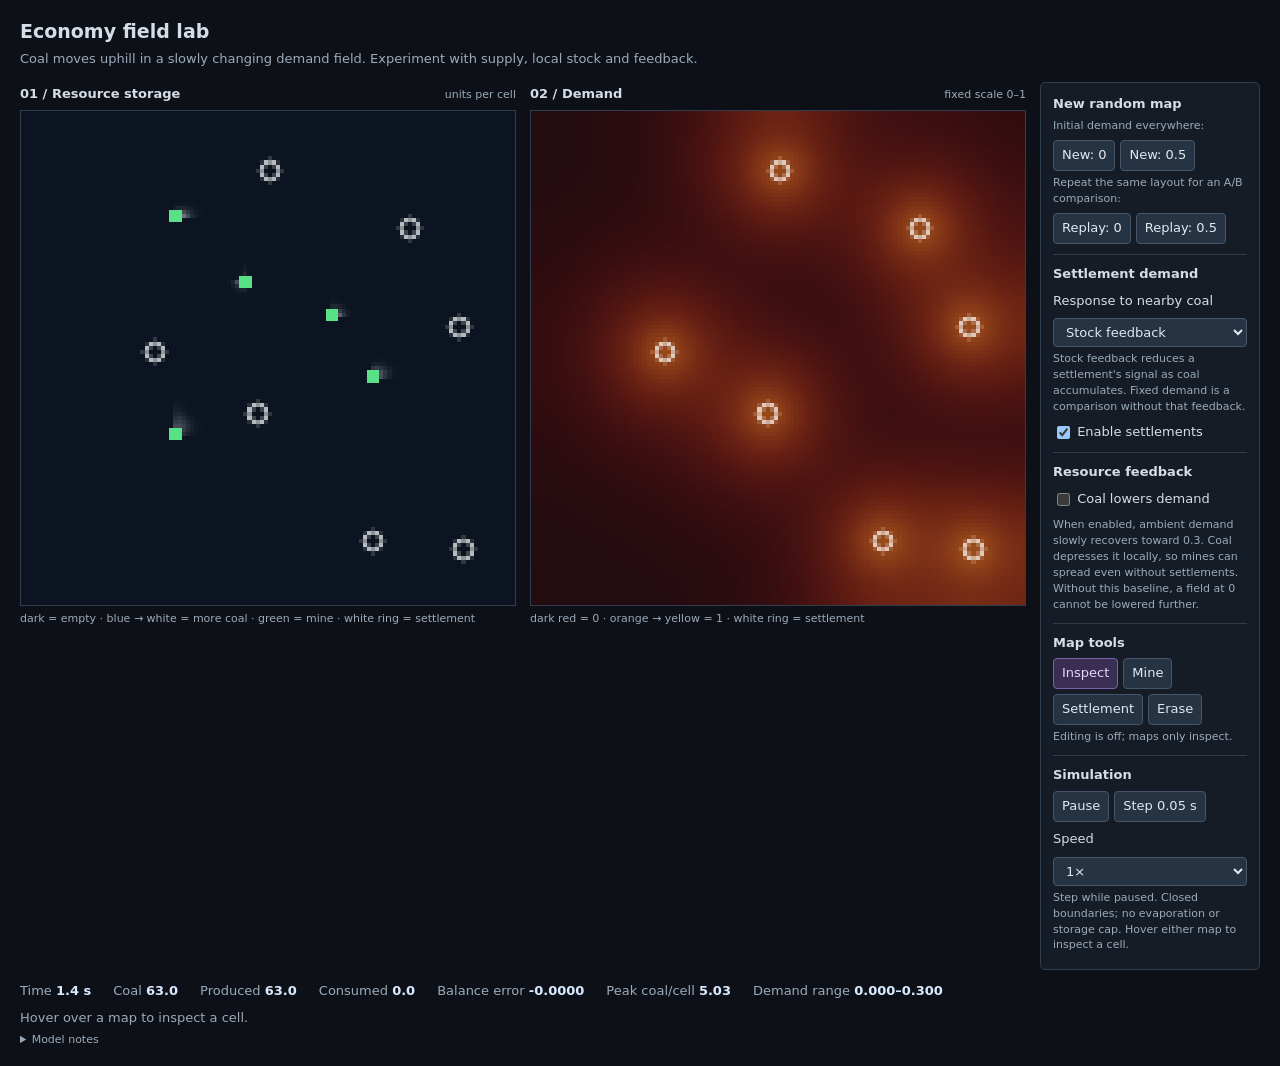
<file: prototype/archive/economy-demand-product-diffusion/a/index.html>
<!doctype html>
<html lang="en">
<head>
<meta charset="utf-8">
<meta name="viewport" content="width=device-width, initial-scale=1">
<title>Economy field lab</title>
<style>
:root { color-scheme: dark; font: 13px/1.45 system-ui, sans-serif; background: #0d1117; color: #d5dde7; }
body { max-width: 1240px; margin: auto; padding: 18px; }
h1 { font-size: 19px; margin: 0; } h2 { font-size: 13px; margin: 0; }
p { margin: 4px 0; color: #9baaba; }
header { margin-bottom: 14px; }
.layout { display: grid; grid-template-columns: minmax(0, 1fr) minmax(0, 1fr) 220px; gap: 14px; align-items: start; }
.panel, aside { min-width: 0; } .map-head { display: flex; justify-content: space-between; align-items: baseline; margin-bottom: 6px; }
canvas { width: 100%; aspect-ratio: 1; height: auto; image-rendering: pixelated; display: block; background: #111827; border: 1px solid #303d4d; box-sizing: border-box; cursor: crosshair; }
.legend { font-size: 11px; color: #9baaba; margin-top: 5px; }
aside { border: 1px solid #303d4d; background: #151c25; border-radius: 5px; padding: 12px; }
.group { border-top: 1px solid #303d4d; padding-top: 10px; margin-top: 10px; }
.group:first-child { border: 0; padding: 0; margin: 0; }
label { display: block; margin: 8px 0; } input { vertical-align: middle; }
button, select { font: inherit; color: #e1e9f2; background: #263343; border: 1px solid #465569; border-radius: 4px; padding: 5px 8px; cursor: pointer; }
button:hover, select:hover { background: #34465a; } button[aria-pressed=true] { background: #3a2f52; border-color: #7b61a8; color: #e4d6ff; } button:focus-visible, select:focus-visible, input:focus-visible { outline: 2px solid #82c9ff; }
select { width: 100%; } .buttons { display: flex; gap: 5px; flex-wrap: wrap; margin-top: 6px; }
.hud { display: flex; flex-wrap: wrap; gap: 8px 22px; padding: 12px 0 4px; font-variant-numeric: tabular-nums; }
.hud span { color: #9baaba; } .hud b { color: #d8eaff; font-weight: 600; }
.note { font-size: 11px; line-height: 1.45; color: #9baaba; }
#inspect { min-height: 1.4em; font-variant-numeric: tabular-nums; }
@media (max-width: 950px) { .layout { grid-template-columns: 1fr 1fr; } aside { grid-column: 1 / -1; } }
@media (max-width: 560px) { .layout { grid-template-columns: 1fr; } aside { grid-column: auto; } }
</style>
</head>
<body>
<header><h1>Economy field lab</h1><p>Coal moves uphill in a slowly changing demand field. Experiment with supply, local stock and feedback.</p></header>
<div class="layout">
  <section class="panel"><div class="map-head"><h2>01 / Resource storage</h2><span class="legend">units per cell</span></div><canvas id="res" width="120" height="120" aria-label="Resource storage map"></canvas><div class="legend">dark = empty · blue → white = more coal · green = mine · white ring = settlement</div></section>
  <section class="panel"><div class="map-head"><h2>02 / Demand</h2><span class="legend">fixed scale 0–1</span></div><canvas id="dem" width="120" height="120" aria-label="Demand map"></canvas><div class="legend">dark red = 0 · orange → yellow = 1 · white ring = settlement</div></section>
  <aside>
    <div class="group"><h2>New random map</h2><p class="note">Initial demand everywhere:</p><div class="buttons"><button data-fill="0">New: 0</button><button data-fill="0.5">New: 0.5</button></div><p class="note">Repeat the same layout for an A/B comparison:</p><div class="buttons"><button data-replay="0">Replay: 0</button><button data-replay="0.5">Replay: 0.5</button></div></div>
    <div class="group"><h2>Settlement demand</h2><label for="feedback">Response to nearby coal</label><select id="feedback"><option value="stock">Stock feedback</option><option value="fixed">Fixed demand</option></select><p class="note">Stock feedback reduces a settlement's signal as coal accumulates. Fixed demand is a comparison without that feedback.</p><label><input id="settlements" type="checkbox" checked> Enable settlements</label></div>
    <div class="group"><h2>Resource feedback</h2><label><input id="sinkDem" type="checkbox"> Coal lowers demand</label><p class="note">When enabled, ambient demand slowly recovers toward 0.3. Coal depresses it locally, so mines can spread even without settlements. Without this baseline, a field at 0 cannot be lowered further.</p></div>
    <div class="group"><h2>Map tools</h2><div class="buttons"><button data-actor="off" aria-pressed="true">Inspect</button><button data-actor="mine" aria-pressed="false">Mine</button><button data-actor="site" aria-pressed="false">Settlement</button><button data-actor="erase" aria-pressed="false">Erase</button></div><p class="note" id="note">Editing is off; maps only inspect.</p></div>
    <div class="group"><h2>Simulation</h2><div class="buttons"><button id="pause">Pause</button><button id="step">Step 0.05 s</button></div><label for="speed">Speed</label><select id="speed"><option value="1">1×</option><option value="2">2×</option><option value="4">4×</option></select><p class="note">Step while paused. Closed boundaries; no evaporation or storage cap. Hover either map to inspect a cell.</p></div>
  </aside>
</div>
<div class="hud" id="hud" aria-live="off"></div><p id="inspect">Hover over a map to inspect a cell.</p>
<details class="note"><summary>Model notes</summary><p>Mines and settlements placed with the map tools are added to the same fields as a generated layout; Erase removes the nearest one. Stock feedback measures the whole catchment, so coal queued just outside a settlement still lowers its demand.</p><p>Demand diffuses with reflecting edges and slowly fades. Settlements consume at a rate proportional to demand at their center, capped by available coal in their catchment. Coal outside the catchment must travel there first. Stock feedback reduces the settlement signal, while fixed demand leaves it unchanged.</p><p>Uphill transfers conserve coal, but the grid discretization spreads it as it travels. Color saturates at 10 coal per cell; use the peak and hover readouts for larger values. The balance error checks produced minus consumed against stored coal. Simulation speed may fall behind on slow devices rather than catch up after a stalled frame.</p></details>
<script>
'use strict';
// Demand is a bounded, diffusing signal; it is not itself a resource. The
// fixed simulation step and no-flux edges make all rates independent of FPS.
const N = 120, CELLS = N * N, DT = 0.05;
const DIFF_PASSES = 20, DIFFUSE = 0.20; // each Jacobi pass is stable (<= 1/4)
const DECAY = 0.025, AMBIENT = 0.3, AMBIENT_RATE = 0.12;
const COAL_DEMAND_SINK = 0.32;
const SOURCE_RATE = 9, CONSUME_RATE = 18, FEED_R = 4;
const SIGNAL_RATE = 5, STOCK_HALF = 18, RESPONSE = 0.5;
const FLOW = 7, GRAD_HALF = 0.002; // cells/s, saturation of uphill differences
const res = new Float64Array(CELLS), resNext = new Float64Array(CELLS);
const demand = new Float64Array(CELLS), tmpDem = new Float64Array(CELLS);
const filtered = new Float64Array(CELLS);
const sources = [], consumers = [], layout = [];
let sinkEnabled = false, settlementsEnabled = true, feedback = 'stock';
let seed = 1337, rng = seed, time = 0, produced = 0, consumed = 0;
let paused = false, speed = 1, accumulator = 0;
const idx = (x, y) => y * N + x;
function rand() { rng = (Math.imul(rng, 1664525) + 1013904223) >>> 0; return rng / 4294967296; }
function clamp01(v) { return Math.max(0, Math.min(1, v)); }

function init(fill, newSeed) {
  if (newSeed) seed = (Math.imul(seed, 1664525) + 1013904223) >>> 0;
  rng = seed; time = produced = consumed = accumulator = 0;
  res.fill(0); resNext.fill(0); demand.fill(fill); tmpDem.fill(0); filtered.fill(fill);
  sources.length = consumers.length = 0;
  layout.length = 0;
  // Separate points so the comparison starts with distinct mines/settlements.
  const points = [];
  for (let i = 0; i < 12; i++) {
    let p;
    for (let tries = 0; tries < 200; tries++) {
      p = {x: 10 + Math.floor(rand() * (N - 20)), y: 10 + Math.floor(rand() * (N - 20))};
      if (points.every(q => Math.hypot(p.x - q.x, p.y - q.y) >= 18)) break;
    }
    points.push(p); layout.push(p);
    if (i < 5) sources.push(p);
    else consumers.push({...p, signal: 1, stock: 0, lastConsumed: 0});
  }
}

const feedIndices = new Int32Array(CELLS), feedWeights = new Float64Array(CELLS); let feedCount = 0;

// One flat work list shared by every settlement: offsets sorted by height, so
// the stock sum and the demand write visit the nearest cells first.
function buildFeed() {
  const offsets = [];
  for (let dy = -FEED_R; dy <= FEED_R; dy++) for (let dx = -FEED_R; dx <= FEED_R; dx++) {
    const d = Math.hypot(dx, dy);
    if (d <= FEED_R) offsets.push({dx, dy, d});
  }
  offsets.sort((a, b) => a.d - b.d);
  feedCount = offsets.length;
  offsets.forEach((o, j) => {
    feedIndices[j] = o.dy * N + o.dx;
    feedWeights[j] = Math.max(0, 1 - o.d / (FEED_R + 1));
  });
}
buildFeed();
// Clamped 3x3 neighbour offsets: a missing side repeats the centre, so the
// store only ever touches real cells.
const BOX_COUNT = 9, boxOffsets = new Int32Array(CELLS * BOX_COUNT), boxCounts = new Uint8Array(CELLS);
for (let y = 0; y < N; y++) for (let x = 0; x < N; x++) {
  const i = y * N + x;
  let valid = 0, count = 0;
  for (let dy = -1; dy <= 1; dy++) for (let dx = -1; dx <= 1; dx++) {
    const inside = x + dx >= 0 && x + dx < N && y + dy >= 0 && y + dy < N;
    boxOffsets[i * BOX_COUNT + count++] = inside ? dy * N + dx : 0;
    valid += inside;
  }
  boxCounts[i] = valid;
}
function catchmentStock(c) {
  const center = idx(c.x, c.y);
  let stock = 0;
  for (let j = 0; j < feedCount; j++) stock += res[center + feedIndices[j]];
  return stock;
}

function diffuseBorder(i) {
  // Reflecting neighbours mirror the centre value, so only real neighbours enter the sum.
  const v = tmpDem[i], x = i % N;
  const l = x ? tmpDem[i - 1] : v, r = x < N - 1 ? tmpDem[i + 1] : v;
  const u = i >= N ? tmpDem[i - N] : v, d = i < N * (N - 1) ? tmpDem[i + N] : v;
  demand[i] = v + DIFFUSE * (l + r + u + d - 4 * v);
}

// Settlements relax a small region toward their target instead of clamping a
// single point each pass. Stock feedback responds gradually, not instantly.
function stepDemand() {
  if (settlementsEnabled) for (const c of consumers) {
    const center = idx(c.x, c.y);
    c.stock = catchmentStock(c);
    const target = feedback === 'stock' ? 1 / (1 + c.stock / STOCK_HALF) : 1;
    c.signal += (target - c.signal) * (1 - Math.exp(-RESPONSE * DT));
    const strength = 1 - Math.exp(-SIGNAL_RATE * DT);
    for (let j = 0; j < feedCount; j++) {
      const i = center + feedIndices[j];
      if (i < 0 || i >= CELLS) continue;
      demand[i] += (c.signal - demand[i]) * strength * feedWeights[j];
    }
  }
  diffuseDemand();
  driftDemand();
}

// Jacobi with reflecting edges, no clamp or injection between passes. Rows run
// over an interior span with one-cell strides so no cell pays for four bounds tests.
function diffuseDemand() {
  for (let p = 0; p < DIFF_PASSES; p++) {
    tmpDem.set(demand);
    for (let y = 1; y < N - 1; y++) for (let i = y * N + 1, end = i + N - 2; i < end; i++) {
      const v = tmpDem[i];
      demand[i] = v + DIFFUSE * (tmpDem[i - 1] + tmpDem[i + 1] + tmpDem[i - N] + tmpDem[i + N] - 4 * v);
    }
    for (let x = 0; x < N; x++) {
      diffuseBorder(x);
      diffuseBorder(idx(x, N - 1));
    }
    for (let y = 1; y < N - 1; y++) {
      diffuseBorder(y * N);
      diffuseBorder(y * N + N - 1);
    }
  }
}

function driftDemand() {
  const decay = Math.exp(-DECAY * DT), recover = 1 - Math.exp(-AMBIENT_RATE * DT);
  for (let i = 0; i < CELLS; i++) {
    let v = demand[i] * decay;
    if (sinkEnabled) {
      v += (AMBIENT - v) * recover;
      v *= Math.exp(-COAL_DEMAND_SINK * res[i] * DT);
    }
    demand[i] = clamp01(v);
  }
}

// Smooth only the steering field, never the stored resource: the 3x3 box filter
// reads precomputed offsets, so the walk is plain data flow.
function filterDemand() {
  for (let i = 0; i < CELLS; i++) {
    let sum = 0;
    for (let k = 0, base = i * BOX_COUNT; k < BOX_COUNT; k++) sum += demand[i + boxOffsets[base + k]];
    filtered[i] = sum / boxCounts[i];
  }
}

function stepResources() {
  for (const s of sources) { res[idx(s.x, s.y)] += SOURCE_RATE * DT; produced += SOURCE_RATE * DT; }
  filterDemand();
  // Conservative donor-cell transport. Each donor apportions a bounded share
  // of its stock across uphill faces; nothing is created at converging flows.
  resNext.fill(0);
  for (let y = 0; y < N; y++) for (let x = 0; x < N; x++) {
    const i = idx(x, y), v = res[i], d = filtered[i];
    if (!v) continue;
    const l = x ? Math.max(0, filtered[i - 1] - d) : 0;
    const r = x < N - 1 ? Math.max(0, filtered[i + 1] - d) : 0;
    const u = y ? Math.max(0, filtered[i - N] - d) : 0;
    const b = y < N - 1 ? Math.max(0, filtered[i + N] - d) : 0;
    const gradient = l + r + u + b;
    if (gradient > 0) {
      const moved = v * Math.min(1, FLOW * DT * gradient / (gradient + GRAD_HALF));
      const unit = moved / gradient;
      resNext[i] += v - moved;
      if (l) resNext[i - 1] += unit * l;
      if (r) resNext[i + 1] += unit * r;
      if (u) resNext[i - N] += unit * u;
      if (b) resNext[i + N] += unit * b;
    } else resNext[i] += v;
  }
  res.set(resNext);
  consume();
}

// Proportional removal from the catchment avoids scan-order bias. Stock is
// measured here, not in stepDemand: coal may have arrived since, and only an
// exact count makes the scaling ledger-exact.
function consume() {
  for (const c of consumers) {
    if (!settlementsEnabled) { c.lastConsumed = 0; c.stock = catchmentStock(c); continue; }
    const center = idx(c.x, c.y), stock = catchmentStock(c), take = Math.min(stock, CONSUME_RATE * demand[center] * DT);
    if (stock > 0) {
      const keep = 1 - take / stock;
      for (let j = 0; j < feedCount; j++) res[center + feedIndices[j]] *= keep;
    }
    c.stock = stock - take; c.lastConsumed = take / DT; consumed += take;
  }
}
// Editing keeps both bases comparable: the actor lists stay the single source
// of truth, so mines and settlements added by hand feed the same fields.
function placeActor(x, y) {
  const free = layout.every(p => Math.hypot(p.x - x, p.y - y) >= 6);
  if (!free) return `Cell ${x}, ${y} is too close to another site.`;
  layout.push({x, y});
  if (actorTool === 'mine') sources.push({x, y});
  else consumers.push({x, y, signal: 1, stock: 0, lastConsumed: 0});
  return `${actorTool === 'mine' ? 'Mine' : 'Settlement'} added at ${x}, ${y}.`;
}
function removeActor(x, y) {
  const near = a => Math.abs(a.x - x) <= 1 && Math.abs(a.y - y) <= 1;
  const mine = sources.findIndex(near), site = consumers.findIndex(near);
  if (mine < 0 && site < 0) return `No mine or settlement near ${x}, ${y}.`;
  const target = mine >= 0 ? sources : consumers;
  const removed = target.splice(mine >= 0 ? mine : site, 1)[0];
  layout.splice(layout.findIndex(p => p.x === removed.x && p.y === removed.y), 1);
  return `${mine >= 0 ? 'Mine' : 'Settlement'} removed at ${removed.x}, ${removed.y}.`;
}

function tick() { stepDemand(); stepResources(); time += DT; }

const resCanvas = document.getElementById('res'), demCanvas = document.getElementById('dem');
const resCtx = resCanvas.getContext('2d'), demCtx = demCanvas.getContext('2d');
const resImg = resCtx.createImageData(N, N), demImg = demCtx.createImageData(N, N);
const hud = document.getElementById('hud'), inspect = document.getElementById('inspect'), editNote = document.getElementById('note');
let hover = null, actorTool = 'off';
function cellAt(e) {
  const box = e.currentTarget.getBoundingClientRect();
  return {x: Math.max(0, Math.min(N - 1, Math.floor((e.clientX - box.left) / box.width * N))), y: Math.max(0, Math.min(N - 1, Math.floor((e.clientY - box.top) / box.height * N)))};
}
function render() {
  let total = 0, peak = 0, demMin = 1, demMax = 0;
  for (let i = 0, p = 0; i < CELLS; i++, p += 4) {
    const v = res[i], d = demand[i], t = Math.min(1, Math.log1p(v) / Math.log(11));
    total += v; peak = Math.max(peak, v); demMin = Math.min(demMin, d); demMax = Math.max(demMax, d);
    resImg.data[p] = 11 + 230 * t; resImg.data[p + 1] = 20 + 225 * t; resImg.data[p + 2] = 32 + 218 * t; resImg.data[p + 3] = 255;
    demImg.data[p] = 35 + 220 * Math.sqrt(d); demImg.data[p + 1] = 12 + 218 * d; demImg.data[p + 2] = 16 + 35 * d; demImg.data[p + 3] = 255;
  }
  resCtx.putImageData(resImg, 0, 0); demCtx.putImageData(demImg, 0, 0);
  for (const ctx of [resCtx, demCtx]) {
    if (ctx === resCtx) for (const s of sources) { ctx.fillStyle = '#58e187'; ctx.fillRect(s.x - 1, s.y - 1, 3, 3); }
    if (settlementsEnabled) for (const c of consumers) { ctx.strokeStyle = '#ffffff'; ctx.lineWidth = 0.8; ctx.beginPath(); ctx.arc(c.x + 0.5, c.y + 0.5, 2.2, 0, Math.PI * 2); ctx.stroke(); }
  }
  const error = total - (produced - consumed);
  hud.innerHTML = `<span>Time <b>${time.toFixed(1)} s</b></span><span>Coal <b>${total.toFixed(1)}</b></span><span>Produced <b>${produced.toFixed(1)}</b></span><span>Consumed <b>${consumed.toFixed(1)}</b></span><span>Balance error <b>${error.toFixed(4)}</b></span><span>Peak coal/cell <b>${peak.toFixed(2)}</b></span><span>Demand range <b>${demMin.toFixed(3)}–${demMax.toFixed(3)}</b></span>`;
  if (hover) { const i = idx(hover.x, hover.y); inspect.textContent = `Cell ${hover.x}, ${hover.y} · coal ${res[i].toFixed(3)} · demand ${demand[i].toFixed(3)}`; }
}
for (const canvas of [resCanvas, demCanvas]) {
  canvas.addEventListener('pointermove', e => { hover = cellAt(e); });
  canvas.addEventListener('click', e => {
    const p = cellAt(e);
    if (actorTool === 'off') return;
    editNote.textContent = actorTool === 'erase' ? removeActor(p.x, p.y) : placeActor(p.x, p.y);
    render();
  });
  canvas.addEventListener('pointerleave', () => { hover = null; inspect.textContent = 'Hover over a map to inspect a cell.'; });
}
document.querySelectorAll('[data-fill]').forEach(btn => btn.addEventListener('click', () => { init(Number(btn.dataset.fill), true); render(); }));
document.querySelectorAll('[data-replay]').forEach(btn => btn.addEventListener('click', () => { init(Number(btn.dataset.replay), false); render(); }));
document.getElementById('sinkDem').addEventListener('change', e => { sinkEnabled = e.target.checked; });
document.getElementById('settlements').addEventListener('change', e => { settlementsEnabled = e.target.checked; });
document.getElementById('feedback').addEventListener('change', e => { feedback = e.target.value; });
document.querySelectorAll('[data-actor]').forEach(btn => btn.addEventListener('click', () => {
  actorTool = btn.dataset.actor;
  document.querySelectorAll('[data-actor]').forEach(other => other.setAttribute('aria-pressed', other === btn));
  editNote.textContent = actorTool === 'off' ? 'Editing is off; maps only inspect.' : `Click either map to add or remove with "${btn.textContent}".`;
}));
document.getElementById('speed').addEventListener('change', e => { speed = Number(e.target.value); });
document.getElementById('pause').addEventListener('click', e => { paused = !paused; e.currentTarget.textContent = paused ? 'Resume' : 'Pause'; accumulator = 0; });
document.getElementById('step').addEventListener('click', () => { if (paused) { tick(); render(); } });
let last = performance.now();
function frame(now) {
  // Drop excess wall time after a background tab or a slow frame; never run an
  // unbounded catch-up loop that locks the page.
  const elapsed = Math.min(0.15, Math.max(0, (now - last) / 1000)); last = now;
  if (!paused) { accumulator = Math.min(0.4, accumulator + elapsed * speed); let steps = 0; while (accumulator >= DT && steps++ < 8) { tick(); accumulator -= DT; } }
  render(); requestAnimationFrame(frame);
}
init(0, false); render(); requestAnimationFrame(frame);
</script>
</body>
</html>
</file>
<file: prototype/shared/lab.css>
/* Owns: shared lab chrome — the common layout, panel and control rules both B2 labs inherit from prototype/shared/lab.css. */
*{box-sizing:border-box}
[hidden]{display:none!important}
.relief{align-self:center;flex:none;width:clamp(180px,18vw,270px);height:104px;margin-left:auto;margin-right:clamp(12px,3vw,48px)}
body{margin:0;min-height:100vh;background:var(--bg);color:var(--text);font:14px/1.5 var(--sans);-webkit-font-smoothing:antialiased}
button,select,input{font:inherit}
button,select{cursor:pointer}
button{color:inherit;background:transparent;border:0}
button{display:inline-flex;align-items:center;justify-content:center;gap:8px;transition:background-color .15s,border-color .15s,color .15s}
button:disabled{opacity:.42;cursor:not-allowed}
:focus-visible{outline:2px solid var(--accent);outline-offset:3px}
h1,h2,h3,p{margin:0}
button,select,kbd,.grid-size,.actor-count,.metric-value,.scale-label,time{font-variant-numeric:tabular-nums}
.frame{width:min(100% - clamp(32px,7.2vw,112px),1440px);margin-inline:auto}
.icon{display:inline-block;flex:none;width:17px;height:17px;fill:none;stroke:currentColor;stroke-width:1.65;stroke-linecap:round;stroke-linejoin:round;vertical-align:middle}
.topbar{background:#141519;border-bottom:1px solid var(--line)}
.topbar-inner,.topbar-end,.brand,.local-tag,.quiet-button,.eyebrow,.run-status,.running-label,.playback-buttons,.metric-label,.section-bar,.section-title,.field-options,.actor-key,.grid-size,.card-head,.map-legend,.scale-label,.panel-heading,.setting,.presets,.tools,.tool-bottom,.footer,.footer>span,.dialog-head,.shortcuts,.guide-notes dt{display:flex;align-items:center}
.topbar-inner{height:62px;gap:20px}
.brand{gap:9px;font-size:23px;letter-spacing:-1.3px;font-weight:760;line-height:1}
.brand-mark{width:32px;height:32px;color:#b7a1f3}
.brand-context{border-left:1px solid #393a44;padding-left:20px;color:#a9aab5;font-size:13px;font-weight:500}
.topbar-end{margin-left:auto;gap:22px}
.local-tag{gap:8px;font:10px var(--mono);color:#a1a5af}
.dot{display:inline-block;width:6px;height:6px;border-radius:50%;background:var(--mint)}
.quiet-button,.icon-button{border:1px solid #363741;background:#1c1d23;border-radius:6px;color:#dadbe3}
.quiet-button{height:32px;padding:0 10px;gap:8px;font-size:12px;font-weight:600}
.quiet-button .icon{width:15px;height:15px;color:#babac7}
kbd{font:10px var(--mono);border:1px solid #41424e;border-radius:3px;padding:0 4px;color:#a9aab6}
.quiet-button:hover,.icon-button:hover,.presets button:hover,.tools button:hover,.speed-box:hover{background:#292a34;border-color:#535561}
.overview{display:flex;align-items:center;justify-content:space-between;gap:20px;padding:29px 0 25px}
.eyebrow,.layer-id,.grid-size,.metric-label,.scale-label,.actor-count,.footer,.ledger>span{font-family:var(--mono)}
.eyebrow,.layer-id,.ledger>span{text-transform:uppercase;letter-spacing:.1em}
.eyebrow{gap:9px;font-size:10px;color:#b8adc9}
.eyebrow>span{width:16px;height:2px;background:var(--accent)}
.eyebrow b,.footer b{color:#686974;font-weight:400}
h1{font-size:clamp(35px,3.7vw,51px);font-weight:650;letter-spacing:-.055em;line-height:1.12;margin:8px 0}
.overview p{font-size:14px;color:#a6a7b4}
.playback{align-self:center;display:grid;justify-items:end;gap:9px}
.run-status{gap:12px;font:11px var(--mono)}
.running-label{gap:6px;color:#a4d3b9}
.run-status .dot{width:5px;height:5px}
.running-label.paused{color:#e2bf82}
.running-label.paused .dot{background:#d5b275}
.run-status time{color:#a9aab7;padding-left:12px;border-left:1px solid #45454f;line-height:1}
.playback-buttons{gap:7px}
.primary{height:35px;min-width:94px;padding:0 14px;border-radius:6px;background:var(--accent);color:#241c36;font-size:13px;font-weight:760}
.primary .icon{width:15px;height:15px;stroke-width:2.3}
.primary:hover{background:#cbb8ff}
.speed-box{position:relative;background:#202127;border:1px solid #383842;border-radius:6px}
.speed-box select{color:#e7e5ef;background:transparent;border:0;border-radius:6px;appearance:none;padding:6px 26px 6px 11px;height:33px;font:12px var(--mono)}
.speed-box option{background:var(--panel)}
.speed-box .icon{width:12px;height:12px;position:absolute;right:8px;top:10px;pointer-events:none;color:var(--muted)}
.metrics{display:grid;grid-template-columns:repeat(5,minmax(0,1fr));gap:12px}
.metric,.field-card,.panel{background:var(--panel);border:1px solid var(--line);border-radius:9px}
.metric{position:relative;padding:15px 17px 13px;overflow:hidden}
.metric-label{gap:8px;color:#bcbcc7;font-size:11px;text-transform:uppercase;letter-spacing:.065em;line-height:1.4}
.metric-label .icon{width:14px;height:14px;color:var(--tint)}
.metric-stock{--tint:var(--amber)}
.metric-demand{--tint:var(--violet)}
.metric-production{--tint:var(--mint)}
.metric-uptake{--tint:var(--blue)}
.metric-gold{--tint:var(--gold)}
.metric-value{display:flex;align-items:baseline;gap:7px;margin-top:7px;position:relative;z-index:1;pointer-events:none}
.metric-value strong{font:400 clamp(23px,2.1vw,32px)/1.12 var(--mono);letter-spacing:-.075em}
.metric-value small{font:11px var(--mono);color:#9293a1}
.spark{position:absolute;right:12px;bottom:12px;width:34%;height:34px}
.field-section{margin-top:25px}
.section-title{gap:12px}
h2{font-size:19px;line-height:1.4;font-weight:650;letter-spacing:-.035em}
.grid-size,.layer-id{color:#a5a4b2;font-size:10px;background:#202127;border:1px solid #33343c;border-radius:4px}
.grid-size{gap:6px;padding:2px 6px;letter-spacing:-.03em}
.grid-size .icon{height:11px;width:11px;color:#a1a0ae}
.actor-key{gap:7px}
.factory-key{border:1.5px solid #9fe0c0;background:#2f4a3f}
.gold-key{border:1.5px solid #f7d65a;border-radius:2px;background:#5c4a12;clip-path:polygon(50% 0,100% 25%,100% 75%,50% 100%,0 75%,0 25%)}
.source-key{border:1.5px solid #f5c47c;transform:rotate(45deg);background:#6b5233}
.consumer-key{border:1.5px solid #c5adf1;border-radius:50%;background:#5a4872}
.consumer-key:after{content:'';position:absolute;inset:2px;border-radius:50%;background:#d3c1f1}
.option-divider{width:1px;height:14px;background:#3c3b45}
.flow-option{position:relative;display:inline-flex;align-items:center;gap:6px;cursor:pointer;user-select:none}
.flow-option input,.pressure-setting input{position:absolute;opacity:0;width:1px;height:1px}
.flow-option .icon{width:14px;height:14px;border:1px solid #55535f;border-radius:3px;stroke:transparent}
.flow-option input:checked+.icon{background:#b6a1ec;border-color:#b6a1ec;stroke:#211b2d;stroke-width:2.6}
.flow-option input:focus-visible+.icon,.pressure-setting input:focus-visible+.switch{outline:2px solid var(--accent);outline-offset:3px}
.maps,.bench{display:grid;grid-template-columns:repeat(2,minmax(0,1fr));gap:16px}
.field-card{overflow:hidden}
.card-head{padding:15px 17px;gap:11px}
.layer-icon{width:34px;height:34px;display:grid;place-items:center;border-radius:7px;border:1px solid var(--icon-line);background:var(--icon-bg);color:var(--icon-color)}
.layer-icon .icon{width:19px;height:19px}
.stock-card{--icon-color:#e6b36f;--icon-bg:#2d271f;--icon-line:#46392a}
.demand-card{--icon-color:#be9ff0;--icon-bg:#2a2535;--icon-line:#40374f}
.card-head h3{font-size:17px;line-height:1.35;letter-spacing:-.035em;font-weight:680}
.card-head p,.setting p,.setting small,.tool-hint{font-size:12px;color:var(--muted);line-height:1.5}
.card-head p{font-size:11px;margin-top:1px}
.layer-id{margin-left:auto;background:transparent;padding:3px 7px;font-size:9px;color:#9494a3}
.plot{position:relative;aspect-ratio:1.94;background:#15151b;overflow:hidden;border-block:1px solid #303038}
.plot canvas{display:block;width:100%;height:100%;cursor:crosshair;touch-action:manipulation}
.plot canvas:focus-visible{outline-offset:-3px}
.tooltip{position:absolute;z-index:1;pointer-events:none;white-space:pre;background:#17161ff5;border:1px solid #65606f;border-radius:5px;color:#f1edf6;padding:6px 9px;font:10px/1.55 var(--mono);box-shadow:0 4px 14px #0003}
.tooltip b{display:block;color:#c2b0e6;font:inherit}
.map-legend{padding:11px 17px;gap:7px;color:#aeafba;font:11px var(--mono)}
.ramp{width:89px;height:6px;border-radius:2px;box-shadow:inset 0 0 0 1px #ffffff13}
.scale-label{gap:8px;margin-left:auto;font-size:10px;color:#9999a7}
.scale-label b{font-weight:400;color:#b7b6c2}
.bench{margin-top:16px}
.panel{padding:16px 18px 14px}
.panel-heading{gap:9px}
.panel-heading>.icon{color:#acaebc;width:16px;height:16px}
.panel-heading h2{font-size:16px;letter-spacing:-.025em}
.setting{justify-content:space-between;gap:10px;padding-top:13px}
.setting h3,.setting strong{font:600 13px/1.5 var(--sans);color:#dfdfe7}
.setting p,.setting small{display:block;font-size:12px;margin-top:2px}
.pressure-setting{border-top:1px solid var(--line);margin-top:11px;padding-top:10px;cursor:pointer}
.presets button,.tools button{border:1px solid #393a45;background:#222329;color:#c5c5d0;border-radius:5px;font:600 12px var(--sans);min-height:31px}
.presets .icon{width:12px;height:12px;color:#a8a8b6}
.switch{width:33px;height:18px;position:relative;background:#494953;border-radius:20px;transition:background .18s;flex:none}
.switch:after{content:'';position:absolute;top:3px;left:3px;width:12px;height:12px;border-radius:50%;background:#e2dfe9;transition:transform .18s}
.pressure-setting input:checked+.switch{background:#a48bdc}
.pressure-setting input:checked+.switch:after{background:#f5eaff;transform:translateX(15px)}
.actor-count{margin-left:auto;color:#9899a5;font-size:10px}
.tool-hint{margin:10px 0 11px;font-size:12px}
.tools{gap:6px;flex-wrap:wrap}
.tools button{gap:6px;padding:6px 10px;min-height:32px;font-size:11px}
.presets button[aria-pressed=true],.tools button[aria-pressed=true]{background:#322c40;border-color:#76618e;color:#d9c6ff}
.tools .icon{width:14px;height:14px}
.tools [data-tool=mine] .icon{color:var(--amber)}
.tools [data-tool=factory] .icon{color:var(--mint)}
.tools [data-tool=town] .icon{color:var(--violet)}
.tools [data-tool=gold] .icon{color:var(--gold)}
.tool-bottom{justify-content:space-between;gap:8px;margin-top:12px;color:#9595a2;font-size:10px}
.text-button{font-size:11px;color:#b1b0be;padding:1px;gap:5px}
.text-button .icon{height:12px;width:12px}
.text-button:hover:not(:disabled){color:#dfcff5}
.footer{justify-content:space-between;gap:12px;font-size:9px;color:#898996;padding:16px 1px 20px}
.footer>span{gap:7px}
.footer-mark{display:inline-block;width:7px;height:7px;transform:rotate(45deg);border:1px solid #9380ad}
dialog::backdrop{background:#080810ae;backdrop-filter:blur(4px)}
.dialog-head{justify-content:space-between}
.icon-button{width:28px;height:28px}
.icon-button .icon{width:15px;height:15px}
.step-button{align-self:stretch;height:auto}
dialog h2{font-size:28px;margin:3px 0 16px;letter-spacing:-.045em}
.guide-notes{margin:0}
.guide-notes dt{gap:9px;font-weight:700;font-size:13px;color:#e5e1ed;margin:14px 0 5px}
.guide-notes dd{font-size:12px;line-height:1.65;color:#b5b3c2;margin:0}
.ledger{background:#23212b;border:1px solid #3a3445;border-radius:6px;padding:10px 12px;margin-top:16px}
.ledger>span{font-size:9px;color:var(--accent)}
.ledger p,.shortcuts{font:10px/1.6 var(--mono);color:#bcb9c8}
.ledger p{margin-top:3px}
.ledger b{color:#e4ddec;font-weight:400}
.shortcuts{gap:7px;margin-top:13px}
.shortcuts kbd:not(:first-child){margin-left:8px}
@media(max-width:1050px){.relief{display:none}}
@media(max-width:740px){.frame{width:calc(100% - 32px)}.topbar-inner{height:54px;gap:12px}.brand{font-size:21px}.brand-mark{width:27px;height:27px}.brand-context{padding-left:12px;font-size:12px}.local-tag{display:none}.overview{padding:22px 0 18px;align-items:flex-end}.overview p{font-size:12px;max-width:350px}.eyebrow{font-size:9px}.metrics{grid-template-columns:repeat(2,minmax(0,1fr))}.metric-gold{grid-column:span 2}.metric{padding:12px 14px}.spark{width:34%}.metric-value strong{font-size:25px}.maps,.bench{grid-template-columns:1fr}.section-bar{flex-wrap:wrap;gap:9px}.field-section{margin-top:20px}.field-options{font-size:10px}.plot{aspect-ratio:1.86}.card-head,.panel{padding:14px 16px}.card-head h3{font-size:16px}.playback{flex:none}.bench{gap:12px}.tools button{padding:7px 12px}.map-legend{padding:10px 16px}.footer{font-size:8px}}
@media(prefers-reduced-motion:reduce){*,*:after{transition:none!important}}
/* Economy Inspector and Watched Workers audit — the shared panels mounted by economy-panel.js and tracked.js. */
.economy-panel{position:fixed;right:14px;bottom:74px;z-index:6;width:302px;max-height:66vh;overflow:auto;background:#17171ef2;border:1px solid #3a3546;border-radius:10px;padding:11px 13px;box-shadow:0 12px 40px #0007;backdrop-filter:blur(6px);font:11px/1.5 var(--mono);color:#d9d6e4}
.economy-head{display:flex;align-items:center;gap:8px;margin-bottom:7px}
.economy-head strong{font:650 13px var(--sans);letter-spacing:-.02em}
.economy-count{margin-left:auto;font-size:9px;text-transform:uppercase;letter-spacing:.08em;color:#9a97ab}
.economy-count:not(:empty){color:#e2bf82}
.economy-props h3{margin:9px 0 3px;font-size:9px;text-transform:uppercase;letter-spacing:.1em;color:#8f8ca0;font-weight:600}
.economy-props div{display:flex;justify-content:space-between;gap:8px;padding:1px 0}
.economy-props div span{color:#a5a2b5}
.economy-props div strong{font-weight:500;color:#eceaf3;text-align:right}
.economy-props div.off strong,.economy-flags li{color:#f0b46b}
.economy-flags{list-style:none;margin:8px 0 0;padding:7px 0 0;border-top:1px solid #2c2a36;display:grid;gap:4px}
.economy-flags li{font-size:10px;line-height:1.45}
.economy-flags li.calm{color:#8fbf9d}
.tracked-top{display:flex;align-items:flex-start;justify-content:space-between;gap:6px}
.tracked-head{font:650 12px var(--sans);margin-bottom:5px;color:#e7e3f2}
.watched-box select[data-track-select]{width:100%;background:#202127;border:1px solid #383842;border-radius:5px;color:#e7e5ef;padding:4px 7px;font:11px var(--mono);margin-bottom:5px}
.watched-box canvas[data-track-purse]{display:block;width:100%;height:34px;margin-bottom:5px;background:#14141a;border:1px solid #2c2a36;border-radius:4px}
.tracked-props{display:grid;gap:1px}
.tracked-props div{display:flex;justify-content:space-between;gap:8px}
.tracked-props div span{color:#a5a2b5}
.tracked-props div strong{font-weight:500;color:#eceaf3;text-align:right;max-width:62%;overflow-wrap:anywhere}
.tracked-props div strong.off{color:#f0b46b}
.tracked-events{list-style:none;margin:6px 0 0;padding:6px 0 0;border-top:1px solid #2c2a36;display:grid;gap:2px;font-size:10px;color:#b9b5c9;max-height:74px;overflow:auto}
.tracked-events li.calm{color:#8b8899}
.tracked-controls{display:flex;gap:6px;margin-top:7px}
.tracked-controls input{width:56px;background:#202127;border:1px solid #383842;border-radius:5px;color:#e7e5ef;padding:3px 6px;font:11px var(--mono)}
.tracked-controls button{border:1px solid #393a45;background:#222329;color:#c5c5d0;border-radius:5px;font:600 11px var(--sans);padding:3px 9px}
.tracked-controls button:hover{background:#292a34;border-color:#535561}
.tracked-count{margin-top:5px;font-size:9px;color:#8b8899;text-align:right}
/* ⧉ copy buttons (lab-ui.js labBindCopy) on panels worth pasting into chat. */
.copy-button{flex:none;display:inline-grid;place-items:center;width:22px;height:20px;padding:0;border:1px solid #393a45;border-radius:5px;background:#222329;color:#c5c5d0;font:13px/1 var(--mono);cursor:pointer}
.copy-button:hover{background:#292a34;border-color:#535561;color:#efe9fb}
.copy-button:focus-visible{outline:2px solid #b6a0ff;outline-offset:1px}
</file>
<file: prototype/particle-transfer-b2/styles.css>
/* Owns: the particle-transfer-b2 lab layout, field legends, watched-worker readout and control states. */
:root{color-scheme:dark;--bg:#101115;--panel:#18191f;--line:#2d2e37;--muted:#a1a2af;--dim:#828492;--text:#f1f0f5;--accent:#b8a4f3;--amber:#f3b765;--violet:#b491ef;--mint:#87c7ac;--sage:#a9e38c;--blue:#87b7d9;--gold:#f0cf52;--mono:ui-monospace,SFMono-Regular,Menlo,monospace;--sans:system-ui,-apple-system,'Segoe UI',sans-serif}
.section-bar{justify-content:space-between;gap:14px;margin-bottom:12px;flex-wrap:wrap}
.field-options{gap:13px;font-size:12px;color:#bebfca;flex-wrap:wrap}
.source-key,.consumer-key,.factory-key,.gold-key,.garden-key,.sawmill-key{display:inline-block;position:relative;flex:none;width:9px;height:9px}
.garden-key{border:1.5px solid #b9f09b;border-radius:3px;background:#2f4a2c}
.sawmill-key{background:#f2ba7a;clip-path:polygon(50% 6%,100% 94%,0 94%)}
.presets{gap:6px;flex-wrap:wrap}
.presets button{padding-inline:9px;min-width:56px;font:11px var(--mono);gap:7px}
.tools [data-tool=garden] .icon{color:var(--sage)}
.tools [data-tool=sawmill] .icon{color:#f2ba7a}
.watched-box{margin-top:12px;padding:9px 11px;border-radius:6px;border:1px solid #383546;background:#1e1d27;font:11px/1.55 var(--mono);color:#d7d4e4;white-space:pre-wrap}
dialog{width:min(480px,calc(100% - 32px));max-height:85dvh;margin:auto;border:1px solid #4a4556;border-radius:12px;padding:22px 25px;background:#1b1b22;color:var(--text);box-shadow:0 18px 80px #0006}
@media(min-width:1600px){.overview{padding-block:36px}.card-head{padding-block:18px}.metric{padding:18px}}
@media(max-width:960px){.frame{width:calc(100% - 40px)}.metrics{gap:8px}.metric{padding:13px}.spark{width:27%;right:9px}.maps,.bench{gap:12px}.card-head{padding:12px}.panel{padding:14px}.map-legend{padding:10px 12px}.actor-count{font-size:9px}.tools{gap:4px}.tools button{padding-inline:7px}.ramp{width:67px}.field-options{gap:10px}}
</file>
<file: prototype/particle-transfer-lab/styles.css>
/* Owns: the lab layout, field legends and accessible control states. */
:root{color-scheme:dark;--bg:#101115;--panel:#18191f;--line:#2d2e37;--muted:#a1a2af;--dim:#828492;--text:#f1f0f5;--accent:#b8a4f3;--amber:#f3b765;--violet:#b491ef;--mint:#87c7ac;--blue:#87b7d9;--gold:#f0cf52;--mono:ui-monospace,SFMono-Regular,Menlo,monospace;--sans:system-ui,-apple-system,'Segoe UI',sans-serif}
*{box-sizing:border-box}
[hidden]{display:none!important}
.relief{align-self:center;flex:none;width:clamp(180px,18vw,270px);height:104px;margin-left:auto;margin-right:clamp(12px,3vw,48px)}
body{margin:0;min-height:100vh;background:var(--bg);color:var(--text);font:14px/1.5 var(--sans);-webkit-font-smoothing:antialiased}
button,select,input{font:inherit}
button,select{cursor:pointer}
button{color:inherit;background:transparent;border:0}
button{display:inline-flex;align-items:center;justify-content:center;gap:8px;transition:background-color .15s,border-color .15s,color .15s}
button:disabled{opacity:.42;cursor:not-allowed}
:focus-visible{outline:2px solid var(--accent);outline-offset:3px}
h1,h2,h3,p{margin:0}
button,select,kbd,.grid-size,.actor-count,.metric-value,.scale-label,time{font-variant-numeric:tabular-nums}
.frame{width:min(100% - clamp(32px,7.2vw,112px),1440px);margin-inline:auto}
.icon{display:inline-block;flex:none;width:17px;height:17px;fill:none;stroke:currentColor;stroke-width:1.65;stroke-linecap:round;stroke-linejoin:round;vertical-align:middle}
.topbar{background:#141519;border-bottom:1px solid var(--line)}
.topbar-inner,.topbar-end,.brand,.local-tag,.quiet-button,.eyebrow,.run-status,.running-label,.playback-buttons,.metric-label,.section-bar,.section-title,.field-options,.actor-key,.grid-size,.card-head,.map-legend,.scale-label,.panel-heading,.setting,.presets,.tools,.tool-bottom,.footer,.footer>span,.dialog-head,.shortcuts,.guide-notes dt{display:flex;align-items:center}
.topbar-inner{height:62px;gap:20px}
.brand{gap:9px;font-size:23px;letter-spacing:-1.3px;font-weight:760;line-height:1}
.brand-mark{width:32px;height:32px;color:#b7a1f3}
.brand-context{border-left:1px solid #393a44;padding-left:20px;color:#a9aab5;font-size:13px;font-weight:500}
.topbar-end{margin-left:auto;gap:22px}
.local-tag{gap:8px;font:10px var(--mono);color:#a1a5af}
.dot{display:inline-block;width:6px;height:6px;border-radius:50%;background:var(--mint)}
.quiet-button,.icon-button{border:1px solid #363741;background:#1c1d23;border-radius:6px;color:#dadbe3}
.quiet-button{height:32px;padding:0 10px;gap:8px;font-size:12px;font-weight:600}
.quiet-button .icon{width:15px;height:15px;color:#babac7}
kbd{font:10px var(--mono);border:1px solid #41424e;border-radius:3px;padding:0 4px;color:#a9aab6}
.quiet-button:hover,.icon-button:hover,.presets button:hover,.tools button:hover,.speed-box:hover{background:#292a34;border-color:#535561}
.overview{display:flex;align-items:center;justify-content:space-between;gap:20px;padding:29px 0 25px}
.eyebrow,.layer-id,.grid-size,.metric-label,.scale-label,.actor-count,.footer,.ledger>span{font-family:var(--mono)}
.eyebrow,.layer-id,.ledger>span{text-transform:uppercase;letter-spacing:.1em}
.eyebrow{gap:9px;font-size:10px;color:#b8adc9}
.eyebrow>span{width:16px;height:2px;background:var(--accent)}
.eyebrow b,.footer b{color:#686974;font-weight:400}
h1{font-size:clamp(35px,3.7vw,51px);font-weight:650;letter-spacing:-.055em;line-height:1.12;margin:8px 0}
.overview p{font-size:14px;color:#a6a7b4}
.playback{align-self:center;display:grid;justify-items:end;gap:9px}
.run-status{gap:12px;font:11px var(--mono)}
.running-label{gap:6px;color:#a4d3b9}
.run-status .dot{width:5px;height:5px}
.running-label.paused{color:#e2bf82}.running-label.paused .dot{background:#d5b275}
.run-status time{color:#a9aab7;padding-left:12px;border-left:1px solid #45454f;line-height:1}
.playback-buttons{gap:7px}
.primary{height:35px;min-width:94px;padding:0 14px;border-radius:6px;background:var(--accent);color:#241c36;font-size:13px;font-weight:760}
.primary .icon{width:15px;height:15px;stroke-width:2.3}
.primary:hover{background:#cbb8ff}
.speed-box{position:relative;background:#202127;border:1px solid #383842;border-radius:6px}
.speed-box select{color:#e7e5ef;background:transparent;border:0;border-radius:6px;appearance:none;padding:6px 26px 6px 11px;height:33px;font:12px var(--mono)}
.speed-box option{background:var(--panel)}
.speed-box .icon{width:12px;height:12px;position:absolute;right:8px;top:10px;pointer-events:none;color:var(--muted)}
.shape-box{position:relative;display:inline-flex;align-items:center;gap:7px}
.shape-box select{color:#e7e5ef;background:#202127;border:1px solid #383842;border-radius:5px;appearance:none;padding:4px 22px 4px 9px;height:26px;font:11px var(--mono)}
.shape-box option{background:var(--panel)}
.shape-box .icon{width:11px;height:11px;position:absolute;right:7px;top:7px;pointer-events:none;color:var(--muted)}
.metrics{display:grid;grid-template-columns:repeat(5,minmax(0,1fr));gap:12px}
.metric,.field-card,.panel{background:var(--panel);border:1px solid var(--line);border-radius:9px}
.metric{position:relative;padding:15px 17px 13px;overflow:hidden}
.metric-label{gap:8px;color:#bcbcc7;font-size:11px;text-transform:uppercase;letter-spacing:.065em;line-height:1.4}
.metric-label .icon{width:14px;height:14px;color:var(--tint)}
.metric-stock{--tint:var(--amber)}.metric-demand{--tint:var(--violet)}.metric-production{--tint:var(--mint)}.metric-uptake{--tint:var(--blue)}.metric-gold{--tint:var(--gold)}
.metric-value{display:flex;align-items:baseline;gap:7px;margin-top:7px;position:relative;z-index:1;pointer-events:none}
.metric-value strong{font:400 clamp(23px,2.1vw,32px)/1.12 var(--mono);letter-spacing:-.075em}
.metric-value small{font:11px var(--mono);color:#9293a1}
.spark{position:absolute;right:12px;bottom:12px;width:34%;height:34px}
.field-section{margin-top:25px}
.section-bar{justify-content:space-between;gap:14px;margin-bottom:12px}
.section-title{gap:12px}
h2{font-size:19px;line-height:1.4;font-weight:650;letter-spacing:-.035em}
.grid-size,.layer-id{color:#a5a4b2;font-size:10px;background:#202127;border:1px solid #33343c;border-radius:4px}
.grid-size{gap:6px;padding:2px 6px;letter-spacing:-.03em}
.grid-size .icon{height:11px;width:11px;color:#a1a0ae}
.field-options{gap:16px;font-size:12px;color:#bebfca}
.actor-key{gap:7px}
.source-key,.consumer-key,.factory-key,.gold-key{display:inline-block;position:relative;flex:none;width:9px;height:9px}
.factory-key{border:1.5px solid #9fe0c0;background:#2f4a3f}
.gold-key{border:1.5px solid #f7d65a;border-radius:2px;background:#5c4a12;clip-path:polygon(50% 0,100% 25%,100% 75%,50% 100%,0 75%,0 25%)}
.source-key{border:1.5px solid #f5c47c;transform:rotate(45deg);background:#6b5233}
.consumer-key{border:1.5px solid #c5adf1;border-radius:50%;background:#5a4872}
.consumer-key:after{content:'';position:absolute;inset:2px;border-radius:50%;background:#d3c1f1}
.option-divider{width:1px;height:14px;background:#3c3b45}
.flow-option{position:relative;display:inline-flex;align-items:center;gap:6px;cursor:pointer;user-select:none}
.flow-option input,.pressure-setting input{position:absolute;opacity:0;width:1px;height:1px}
.flow-option .icon{width:14px;height:14px;border:1px solid #55535f;border-radius:3px;stroke:transparent}
.flow-option input:checked+.icon{background:#b6a1ec;border-color:#b6a1ec;stroke:#211b2d;stroke-width:2.6}
.flow-option input:focus-visible+.icon,.pressure-setting input:focus-visible+.switch{outline:2px solid var(--accent);outline-offset:3px}
.maps,.bench{display:grid;grid-template-columns:repeat(2,minmax(0,1fr));gap:16px}
.field-card{overflow:hidden}
.card-head{padding:15px 17px;gap:11px}
.layer-icon{width:34px;height:34px;display:grid;place-items:center;border-radius:7px;border:1px solid var(--icon-line);background:var(--icon-bg);color:var(--icon-color)}
.layer-icon .icon{width:19px;height:19px}
.stock-card{--icon-color:#e6b36f;--icon-bg:#2d271f;--icon-line:#46392a}
.demand-card{--icon-color:#be9ff0;--icon-bg:#2a2535;--icon-line:#40374f}
.card-head h3{font-size:17px;line-height:1.35;letter-spacing:-.035em;font-weight:680}
.card-head p,.setting p,.setting small,.tool-hint{font-size:12px;color:var(--muted);line-height:1.5}
.card-head p{font-size:11px;margin-top:1px}
.layer-id{margin-left:auto;background:transparent;padding:3px 7px;font-size:9px;color:#9494a3}
.plot{position:relative;aspect-ratio:1.94;background:#15151b;overflow:hidden;border-block:1px solid #303038}
.plot canvas{display:block;width:100%;height:100%;cursor:crosshair;touch-action:manipulation}
.plot canvas:focus-visible{outline-offset:-3px}
.tooltip{position:absolute;z-index:1;pointer-events:none;white-space:pre;background:#17161ff5;border:1px solid #65606f;border-radius:5px;color:#f1edf6;padding:6px 9px;font:10px/1.55 var(--mono);box-shadow:0 4px 14px #0003}
.tooltip b{display:block;color:#c2b0e6;font:inherit}
.map-legend{padding:11px 17px;gap:7px;color:#aeafba;font:11px var(--mono)}
.ramp{width:89px;height:6px;border-radius:2px;box-shadow:inset 0 0 0 1px #ffffff13}
.scale-label{gap:8px;margin-left:auto;font-size:10px;color:#9999a7}
.scale-label b{font-weight:400;color:#b7b6c2}
.bench{margin-top:16px}
.panel{padding:16px 18px 14px}
.panel-heading{gap:9px}
.panel-heading>.icon{color:#acaebc;width:16px;height:16px}
.panel-heading h2{font-size:16px;letter-spacing:-.025em}
.setting{justify-content:space-between;gap:10px;padding-top:13px}
.setting h3,.setting strong{font:600 13px/1.5 var(--sans);color:#dfdfe7}
.setting p,.setting small{display:block;font-size:12px;margin-top:2px}
.pressure-setting{border-top:1px solid var(--line);margin-top:11px;padding-top:10px;cursor:pointer}
.presets{gap:6px}
.presets button,.tools button{border:1px solid #393a45;background:#222329;color:#c5c5d0;border-radius:5px;font:600 12px var(--sans);min-height:31px}
.presets button{padding-inline:9px;min-width:60px;font:11px var(--mono);gap:7px}
.presets .icon{width:12px;height:12px;color:#a8a8b6}
.switch{width:33px;height:18px;position:relative;background:#494953;border-radius:20px;transition:background .18s;flex:none}
.switch:after{content:'';position:absolute;top:3px;left:3px;width:12px;height:12px;border-radius:50%;background:#e2dfe9;transition:transform .18s}
.pressure-setting input:checked+.switch{background:#a48bdc}.pressure-setting input:checked+.switch:after{background:#f5eaff;transform:translateX(15px)}
.actor-count{margin-left:auto;color:#9899a5;font-size:10px}
.tool-hint{margin:10px 0 11px;font-size:12px}
.tools{gap:6px;flex-wrap:wrap}
.tools button{gap:6px;padding:6px 10px;min-height:32px;font-size:11px}
.presets button[aria-pressed=true],.tools button[aria-pressed=true]{background:#322c40;border-color:#76618e;color:#d9c6ff}
.tools .icon{width:14px;height:14px}
.tools [data-tool=mine] .icon{color:var(--amber)}.tools [data-tool=factory] .icon{color:var(--mint)}.tools [data-tool=town] .icon{color:var(--violet)}.tools [data-tool=gold] .icon{color:var(--gold)}
.tool-bottom{justify-content:space-between;gap:8px;margin-top:12px;color:#9595a2;font-size:10px}
.text-button{font-size:11px;color:#b1b0be;padding:1px;gap:5px}
.text-button .icon{height:12px;width:12px}.text-button:hover:not(:disabled){color:#dfcff5}
.footer{justify-content:space-between;gap:12px;font-size:9px;color:#898996;padding:16px 1px 20px}
.footer>span{gap:7px}.footer-mark{display:inline-block;width:7px;height:7px;transform:rotate(45deg);border:1px solid #9380ad}
dialog{width:min(460px,calc(100% - 32px));max-height:85dvh;margin:auto;border:1px solid #4a4556;border-radius:12px;padding:22px 25px;background:#1b1b22;color:var(--text);box-shadow:0 18px 80px #0006}
dialog::backdrop{background:#080810ae;backdrop-filter:blur(4px)}
.dialog-head{justify-content:space-between}
.icon-button{width:28px;height:28px}.icon-button .icon{width:15px;height:15px}
.step-button{align-self:stretch;height:auto}
dialog h2{font-size:28px;margin:3px 0 16px;letter-spacing:-.045em}
.guide-notes{margin:0}.guide-notes dt{gap:9px;font-weight:700;font-size:13px;color:#e5e1ed;margin:14px 0 5px}
.guide-notes dd{font-size:12px;line-height:1.65;color:#b5b3c2;margin:0}
.ledger{background:#23212b;border:1px solid #3a3445;border-radius:6px;padding:10px 12px;margin-top:16px}
.ledger>span{font-size:9px;color:var(--accent)}.ledger p,.shortcuts{font:10px/1.6 var(--mono);color:#bcb9c8}.ledger p{margin-top:3px}.ledger b{color:#e4ddec;font-weight:400}
.shortcuts{gap:7px;margin-top:13px}.shortcuts kbd:not(:first-child){margin-left:8px}
@media(min-width:1600px){.overview{padding-block:36px}.card-head{padding-block:18px}.metric{padding-block:18px}}
@media(max-width:1050px){.relief{display:none}}
@media(max-width:960px){.frame{width:calc(100% - 40px)}.metrics{gap:8px}.metric{padding:13px}.spark{width:27%;right:9px}.maps,.bench{gap:12px}.card-head{padding:12px}.panel{padding:14px}.map-legend{padding:10px 12px}.actor-count{font-size:9px}.tools{gap:4px}.tools button{padding-inline:7px}.ramp{width:67px}.field-options{gap:12px}}
@media(max-width:740px){.frame{width:calc(100% - 32px)}.topbar-inner{height:54px;gap:12px}.brand{font-size:21px}.brand-mark{width:27px;height:27px}.brand-context{padding-left:12px;font-size:12px}.local-tag{display:none}.overview{padding:22px 0 18px;align-items:flex-end}.overview p{font-size:12px;max-width:350px}.eyebrow{font-size:9px}.metrics{grid-template-columns:repeat(2,minmax(0,1fr))}.metric-gold{grid-column:span 2}.metric{padding:12px 14px}.spark{width:34%}.metric-value strong{font-size:25px}.maps,.bench{grid-template-columns:1fr}.section-bar{flex-wrap:wrap;gap:9px}.field-section{margin-top:20px}.field-options{font-size:10px}.plot{aspect-ratio:1.86}.card-head,.panel{padding:14px 16px}.card-head h3{font-size:16px}.playback{flex:none}.bench{gap:12px}.tools button{padding:7px 12px}.map-legend{padding:10px 16px}.footer{font-size:8px}}
@media(max-width:490px){.frame{width:calc(100% - 24px)}.quiet-button kbd{display:none}.topbar-inner{gap:10px}.quiet-button{padding-inline:8px;font-size:11px}.brand-context{font-size:11px;padding-left:10px}.overview{display:block}.playback{display:flex;align-items:center;justify-content:space-between;margin-top:16px}.playback-buttons{order:-1}.overview h1{font-size:36px}.overview p{max-width:330px}.primary{height:32px;min-width:84px}.speed-box select{height:30px}.field-options{gap:9px}.section-title{gap:8px}h2{font-size:17px}.grid-size{font-size:9px}.section-bar{align-items:flex-start}.field-options{width:100%;margin:1px 0}.field-options .option-divider{margin-left:auto}.metric-label{font-size:9px;gap:6px}.spark{width:28%}.metric-value small{font-size:10px}.actor-count{font-size:9px}.tools button{flex:1;padding-inline:6px;gap:4px}.layer-id{font-size:8px}.presets button{min-width:48px}.tool-bottom{font-size:9px}.text-button{font-size:10px}.card-head p,.setting small,.setting p{font-size:10px}}
@media(max-width:380px){.run-status{flex-direction:column;align-items:flex-end;gap:3px}.run-status time{padding:0;border:0}.presets button{padding-inline:6px}.actor-count{font-size:8px}}
@media(prefers-reduced-motion:reduce){*,*:after{transition:none!important}}
.tracked{display:flex;flex-direction:column;gap:11px}
.tracked-actions{display:flex;align-items:flex-end;gap:9px}
.tracked-field{display:flex;flex-direction:column;gap:4px;font-size:11px;color:var(--muted)}
.tracked-field input{width:76px;background:#202127;border:1px solid #33343c;border-radius:5px;color:var(--text);font:600 12px var(--mono);padding:6px 8px}
.tracked-props{display:grid;grid-template-columns:1fr 1fr;gap:6px 16px;margin:0}
.tracked-props div{display:flex;justify-content:space-between;gap:8px;font-size:12px;border-bottom:1px solid var(--line);padding-bottom:4px;min-width:0}
.tracked-props span{color:var(--muted)}
.tracked-props strong{font:600 12px var(--mono);color:var(--text);font-variant-numeric:tabular-nums;text-align:right;overflow:hidden;text-overflow:ellipsis;white-space:nowrap}
.tracked-props .ok strong{color:#9fe0c0}
.tracked-props .off strong{color:#e08a8a}
.tracked-purse{width:100%;height:64px;background:#141519;border:1px solid var(--line);border-radius:6px}
.tracked-events{margin:0;padding:0;list-style:none;display:flex;flex-direction:column;gap:3px;max-height:118px;overflow:hidden}
.tracked-events li{font:11px var(--mono);color:#a1a2af;white-space:nowrap;overflow:hidden;text-overflow:ellipsis}
.tracked-props .wide{grid-column:1/-1}
.economy{display:flex;flex-direction:column;gap:11px}
.economy .tool-hint{margin:0}
.economy-props h3{grid-column:1/-1;margin:6px 0 0;font:600 10px var(--mono);text-transform:uppercase;letter-spacing:.08em;color:var(--accent)}
.economy-flags{margin:0;padding:0;list-style:none;display:flex;flex-direction:column;gap:4px}
.economy-flags li{font:11px/1.45 var(--mono);color:#f0c48a;background:#2a2219;border:1px solid #4a3a26;border-radius:5px;padding:5px 8px}
.economy-flags li.calm{color:#9fe0c0;background:#1c2722;border-color:#2f4a3f}
#economy-copy{margin-left:10px;border:1px solid #393a45;border-radius:5px;padding:4px 9px;background:#222329}
</file>
<file: prototype/price-model-b/styles.css>
/* Owns: the lab layout, field legends and accessible control states. */
:root{color-scheme:dark;--bg:#101115;--panel:#18191f;--line:#2d2e37;--muted:#a1a2af;--dim:#828492;--text:#f1f0f5;--accent:#b8a4f3;--amber:#f3b765;--violet:#b491ef;--mint:#87c7ac;--blue:#87b7d9;--gold:#f0cf52;--mono:ui-monospace,SFMono-Regular,Menlo,monospace;--sans:system-ui,-apple-system,'Segoe UI',sans-serif}
*{box-sizing:border-box}
[hidden]{display:none!important}
.relief{align-self:center;flex:none;width:clamp(180px,18vw,270px);height:104px;margin-left:auto;margin-right:clamp(12px,3vw,48px)}
body{margin:0;min-height:100vh;background:var(--bg);color:var(--text);font:14px/1.5 var(--sans);-webkit-font-smoothing:antialiased}
button,select,input{font:inherit}
button,select{cursor:pointer}
button{color:inherit;background:transparent;border:0}
button{display:inline-flex;align-items:center;justify-content:center;gap:8px;transition:background-color .15s,border-color .15s,color .15s}
button:disabled{opacity:.42;cursor:not-allowed}
:focus-visible{outline:2px solid var(--accent);outline-offset:3px}
h1,h2,h3,p{margin:0}
button,select,kbd,.grid-size,.actor-count,.metric-value,.scale-label,time{font-variant-numeric:tabular-nums}
.frame{width:min(100% - clamp(32px,7.2vw,112px),1440px);margin-inline:auto}
.icon{display:inline-block;flex:none;width:17px;height:17px;fill:none;stroke:currentColor;stroke-width:1.65;stroke-linecap:round;stroke-linejoin:round;vertical-align:middle}
.topbar{background:#141519;border-bottom:1px solid var(--line)}
.topbar-inner,.topbar-end,.brand,.local-tag,.quiet-button,.eyebrow,.run-status,.running-label,.playback-buttons,.metric-label,.section-bar,.section-title,.field-options,.actor-key,.grid-size,.card-head,.map-legend,.scale-label,.panel-heading,.setting,.presets,.tools,.tool-bottom,.footer,.footer>span,.dialog-head,.shortcuts,.guide-notes dt{display:flex;align-items:center}
.topbar-inner{height:62px;gap:20px}
.brand{gap:9px;font-size:23px;letter-spacing:-1.3px;font-weight:760;line-height:1}
.brand-mark{width:32px;height:32px;color:#b7a1f3}
.brand-context{border-left:1px solid #393a44;padding-left:20px;color:#a9aab5;font-size:13px;font-weight:500}
.topbar-end{margin-left:auto;gap:22px}
.local-tag{gap:8px;font:10px var(--mono);color:#a1a5af}
.dot{display:inline-block;width:6px;height:6px;border-radius:50%;background:var(--mint)}
.quiet-button,.icon-button{border:1px solid #363741;background:#1c1d23;border-radius:6px;color:#dadbe3}
.quiet-button{height:32px;padding:0 10px;gap:8px;font-size:12px;font-weight:600}
.quiet-button .icon{width:15px;height:15px;color:#babac7}
kbd{font:10px var(--mono);border:1px solid #41424e;border-radius:3px;padding:0 4px;color:#a9aab6}
.quiet-button:hover,.icon-button:hover,.presets button:hover,.tools button:hover,.speed-box:hover{background:#292a34;border-color:#535561}
.overview{display:flex;align-items:center;justify-content:space-between;gap:20px;padding:29px 0 25px}
.eyebrow,.layer-id,.grid-size,.metric-label,.scale-label,.actor-count,.footer,.ledger>span{font-family:var(--mono)}
.eyebrow,.layer-id,.ledger>span{text-transform:uppercase;letter-spacing:.1em}
.eyebrow{gap:9px;font-size:10px;color:#b8adc9}
.eyebrow>span{width:16px;height:2px;background:var(--accent)}
.eyebrow b,.footer b{color:#686974;font-weight:400}
h1{font-size:clamp(35px,3.7vw,51px);font-weight:650;letter-spacing:-.055em;line-height:1.12;margin:8px 0}
.overview p{font-size:14px;color:#a6a7b4}
.playback{align-self:center;display:grid;justify-items:end;gap:9px}
.run-status{gap:12px;font:11px var(--mono)}
.running-label{gap:6px;color:#a4d3b9}
.run-status .dot{width:5px;height:5px}
.running-label.paused{color:#e2bf82}.running-label.paused .dot{background:#d5b275}
.run-status time{color:#a9aab7;padding-left:12px;border-left:1px solid #45454f;line-height:1}
.playback-buttons{gap:7px}
.primary{height:35px;min-width:94px;padding:0 14px;border-radius:6px;background:var(--accent);color:#241c36;font-size:13px;font-weight:760}
.primary .icon{width:15px;height:15px;stroke-width:2.3}
.primary:hover{background:#cbb8ff}
.speed-box{position:relative;background:#202127;border:1px solid #383842;border-radius:6px}
.speed-box select{color:#e7e5ef;background:transparent;border:0;border-radius:6px;appearance:none;padding:6px 26px 6px 11px;height:33px;font:12px var(--mono)}
.speed-box option{background:var(--panel)}
.speed-box .icon{width:12px;height:12px;position:absolute;right:8px;top:10px;pointer-events:none;color:var(--muted)}
.metrics{display:grid;grid-template-columns:repeat(5,minmax(0,1fr));gap:12px}
.metric,.field-card,.panel{background:var(--panel);border:1px solid var(--line);border-radius:9px}
.metric{position:relative;padding:15px 17px 13px;overflow:hidden}
.metric-label{gap:8px;color:#bcbcc7;font-size:11px;text-transform:uppercase;letter-spacing:.065em;line-height:1.4}
.metric-label .icon{width:14px;height:14px;color:var(--tint)}
.metric-stock{--tint:var(--amber)}.metric-demand{--tint:var(--violet)}.metric-production{--tint:var(--mint)}.metric-uptake{--tint:var(--blue)}.metric-gold{--tint:var(--gold)}
.metric-value{display:flex;align-items:baseline;gap:7px;margin-top:7px;position:relative;z-index:1;pointer-events:none}
.metric-value strong{font:400 clamp(23px,2.1vw,32px)/1.12 var(--mono);letter-spacing:-.075em}
.metric-value small{font:11px var(--mono);color:#9293a1}
.spark{position:absolute;right:12px;bottom:12px;width:34%;height:34px}
.field-section{margin-top:25px}
.section-bar{justify-content:space-between;gap:14px;margin-bottom:12px}
.section-title{gap:12px}
h2{font-size:19px;line-height:1.4;font-weight:650;letter-spacing:-.035em}
.grid-size,.layer-id{color:#a5a4b2;font-size:10px;background:#202127;border:1px solid #33343c;border-radius:4px}
.grid-size{gap:6px;padding:2px 6px;letter-spacing:-.03em}
.grid-size .icon{height:11px;width:11px;color:#a1a0ae}
.field-options{gap:16px;font-size:12px;color:#bebfca}
.actor-key{gap:7px}
.source-key,.consumer-key,.factory-key,.gold-key{display:inline-block;position:relative;flex:none;width:9px;height:9px}
.factory-key{border:1.5px solid #9fe0c0;background:#2f4a3f}
.gold-key{border:1.5px solid #f7d65a;border-radius:2px;background:#5c4a12;clip-path:polygon(50% 0,100% 25%,100% 75%,50% 100%,0 75%,0 25%)}
.source-key{border:1.5px solid #f5c47c;transform:rotate(45deg);background:#6b5233}
.consumer-key{border:1.5px solid #c5adf1;border-radius:50%;background:#5a4872}
.consumer-key:after{content:'';position:absolute;inset:2px;border-radius:50%;background:#d3c1f1}
.option-divider{width:1px;height:14px;background:#3c3b45}
.flow-option{position:relative;display:inline-flex;align-items:center;gap:6px;cursor:pointer;user-select:none}
.flow-option input,.pressure-setting input{position:absolute;opacity:0;width:1px;height:1px}
.flow-option .icon{width:14px;height:14px;border:1px solid #55535f;border-radius:3px;stroke:transparent}
.flow-option input:checked+.icon{background:#b6a1ec;border-color:#b6a1ec;stroke:#211b2d;stroke-width:2.6}
.flow-option input:focus-visible+.icon,.pressure-setting input:focus-visible+.switch{outline:2px solid var(--accent);outline-offset:3px}
.maps,.bench{display:grid;grid-template-columns:repeat(2,minmax(0,1fr));gap:16px}
.field-card{overflow:hidden}
.card-head{padding:15px 17px;gap:11px}
.layer-icon{width:34px;height:34px;display:grid;place-items:center;border-radius:7px;border:1px solid var(--icon-line);background:var(--icon-bg);color:var(--icon-color)}
.layer-icon .icon{width:19px;height:19px}
.stock-card{--icon-color:#e6b36f;--icon-bg:#2d271f;--icon-line:#46392a}
.demand-card{--icon-color:#be9ff0;--icon-bg:#2a2535;--icon-line:#40374f}
.card-head h3{font-size:17px;line-height:1.35;letter-spacing:-.035em;font-weight:680}
.card-head p,.setting p,.setting small,.tool-hint{font-size:12px;color:var(--muted);line-height:1.5}
.card-head p{font-size:11px;margin-top:1px}
.layer-id{margin-left:auto;background:transparent;padding:3px 7px;font-size:9px;color:#9494a3}
.plot{position:relative;aspect-ratio:1.94;background:#15151b;overflow:hidden;border-block:1px solid #303038}
.plot canvas{display:block;width:100%;height:100%;cursor:crosshair;touch-action:manipulation}
.plot canvas:focus-visible{outline-offset:-3px}
.tooltip{position:absolute;z-index:1;pointer-events:none;white-space:pre;background:#17161ff5;border:1px solid #65606f;border-radius:5px;color:#f1edf6;padding:6px 9px;font:10px/1.55 var(--mono);box-shadow:0 4px 14px #0003}
.tooltip b{display:block;color:#c2b0e6;font:inherit}
.map-legend{padding:11px 17px;gap:7px;color:#aeafba;font:11px var(--mono)}
.ramp{width:89px;height:6px;border-radius:2px;box-shadow:inset 0 0 0 1px #ffffff13}
.scale-label{gap:8px;margin-left:auto;font-size:10px;color:#9999a7}
.scale-label b{font-weight:400;color:#b7b6c2}
.bench{margin-top:16px}
.panel{padding:16px 18px 14px}
.panel-heading{gap:9px}
.panel-heading>.icon{color:#acaebc;width:16px;height:16px}
.panel-heading h2{font-size:16px;letter-spacing:-.025em}
.setting{justify-content:space-between;gap:10px;padding-top:13px}
.setting h3,.setting strong{font:600 13px/1.5 var(--sans);color:#dfdfe7}
.setting p,.setting small{display:block;font-size:12px;margin-top:2px}
.pressure-setting{border-top:1px solid var(--line);margin-top:11px;padding-top:10px;cursor:pointer}
.presets{gap:6px}
.presets button,.tools button{border:1px solid #393a45;background:#222329;color:#c5c5d0;border-radius:5px;font:600 12px var(--sans);min-height:31px}
.presets button{padding-inline:9px;min-width:60px;font:11px var(--mono);gap:7px}
.presets .icon{width:12px;height:12px;color:#a8a8b6}
.switch{width:33px;height:18px;position:relative;background:#494953;border-radius:20px;transition:background .18s;flex:none}
.switch:after{content:'';position:absolute;top:3px;left:3px;width:12px;height:12px;border-radius:50%;background:#e2dfe9;transition:transform .18s}
.pressure-setting input:checked+.switch{background:#a48bdc}.pressure-setting input:checked+.switch:after{background:#f5eaff;transform:translateX(15px)}
.actor-count{margin-left:auto;color:#9899a5;font-size:10px}
.tool-hint{margin:10px 0 11px;font-size:12px}
.tools{gap:6px;flex-wrap:wrap}
.tools button{gap:6px;padding:6px 10px;min-height:32px;font-size:11px}
.presets button[aria-pressed=true],.tools button[aria-pressed=true]{background:#322c40;border-color:#76618e;color:#d9c6ff}
.tools .icon{width:14px;height:14px}
.tools [data-tool=mine] .icon{color:var(--amber)}.tools [data-tool=factory] .icon{color:var(--mint)}.tools [data-tool=town] .icon{color:var(--violet)}.tools [data-tool=gold] .icon{color:var(--gold)}
.tool-bottom{justify-content:space-between;gap:8px;margin-top:12px;color:#9595a2;font-size:10px}
.text-button{font-size:11px;color:#b1b0be;padding:1px;gap:5px}
.text-button .icon{height:12px;width:12px}.text-button:hover:not(:disabled){color:#dfcff5}
.footer{justify-content:space-between;gap:12px;font-size:9px;color:#898996;padding:16px 1px 20px}
.footer>span{gap:7px}.footer-mark{display:inline-block;width:7px;height:7px;transform:rotate(45deg);border:1px solid #9380ad}
dialog{width:min(460px,calc(100% - 32px));max-height:85dvh;margin:auto;border:1px solid #4a4556;border-radius:12px;padding:22px 25px;background:#1b1b22;color:var(--text);box-shadow:0 18px 80px #0006}
dialog::backdrop{background:#080810ae;backdrop-filter:blur(4px)}
.dialog-head{justify-content:space-between}
.icon-button{width:28px;height:28px}.icon-button .icon{width:15px;height:15px}
.step-button{align-self:stretch;height:auto}
dialog h2{font-size:28px;margin:3px 0 16px;letter-spacing:-.045em}
.guide-notes{margin:0}.guide-notes dt{gap:9px;font-weight:700;font-size:13px;color:#e5e1ed;margin:14px 0 5px}
.guide-notes dd{font-size:12px;line-height:1.65;color:#b5b3c2;margin:0}
.ledger{background:#23212b;border:1px solid #3a3445;border-radius:6px;padding:10px 12px;margin-top:16px}
.ledger>span{font-size:9px;color:var(--accent)}.ledger p,.shortcuts{font:10px/1.6 var(--mono);color:#bcb9c8}.ledger p{margin-top:3px}.ledger b{color:#e4ddec;font-weight:400}
.shortcuts{gap:7px;margin-top:13px}.shortcuts kbd:not(:first-child){margin-left:8px}
@media(min-width:1600px){.overview{padding-block:36px}.card-head{padding-block:18px}.metric{padding-block:18px}}
@media(max-width:1050px){.relief{display:none}}
@media(max-width:960px){.frame{width:calc(100% - 40px)}.metrics{gap:8px}.metric{padding:13px}.spark{width:27%;right:9px}.maps,.bench{gap:12px}.card-head{padding:12px}.panel{padding:14px}.map-legend{padding:10px 12px}.actor-count{font-size:9px}.tools{gap:4px}.tools button{padding-inline:7px}.ramp{width:67px}.field-options{gap:12px}}
@media(max-width:740px){.frame{width:calc(100% - 32px)}.topbar-inner{height:54px;gap:12px}.brand{font-size:21px}.brand-mark{width:27px;height:27px}.brand-context{padding-left:12px;font-size:12px}.local-tag{display:none}.overview{padding:22px 0 18px;align-items:flex-end}.overview p{font-size:12px;max-width:350px}.eyebrow{font-size:9px}.metrics{grid-template-columns:repeat(2,minmax(0,1fr))}.metric-gold{grid-column:span 2}.metric{padding:12px 14px}.spark{width:34%}.metric-value strong{font-size:25px}.maps,.bench{grid-template-columns:1fr}.section-bar{flex-wrap:wrap;gap:9px}.field-section{margin-top:20px}.field-options{font-size:10px}.plot{aspect-ratio:1.86}.card-head,.panel{padding:14px 16px}.card-head h3{font-size:16px}.playback{flex:none}.bench{gap:12px}.tools button{padding:7px 12px}.map-legend{padding:10px 16px}.footer{font-size:8px}}
@media(max-width:490px){.frame{width:calc(100% - 24px)}.quiet-button kbd{display:none}.topbar-inner{gap:10px}.quiet-button{padding-inline:8px;font-size:11px}.brand-context{font-size:11px;padding-left:10px}.overview{display:block}.playback{display:flex;align-items:center;justify-content:space-between;margin-top:16px}.playback-buttons{order:-1}.overview h1{font-size:36px}.overview p{max-width:330px}.primary{height:32px;min-width:84px}.speed-box select{height:30px}.field-options{gap:9px}.section-title{gap:8px}h2{font-size:17px}.grid-size{font-size:9px}.section-bar{align-items:flex-start}.field-options{width:100%;margin:1px 0}.field-options .option-divider{margin-left:auto}.metric-label{font-size:9px;gap:6px}.spark{width:28%}.metric-value small{font-size:10px}.actor-count{font-size:9px}.tools button{flex:1;padding-inline:6px;gap:4px}.layer-id{font-size:8px}.presets button{min-width:48px}.tool-bottom{font-size:9px}.text-button{font-size:10px}.card-head p,.setting small,.setting p{font-size:10px}}
@media(max-width:380px){.run-status{flex-direction:column;align-items:flex-end;gap:3px}.run-status time{padding:0;border:0}.presets button{padding-inline:6px}.actor-count{font-size:8px}}
@media(prefers-reduced-motion:reduce){*,*:after{transition:none!important}}
</file>
<file: prototype/price-model-b2/styles.css>
/* Owns: the price-model-b2 lab layout, field legends, telemetry and control states. */
:root{color-scheme:dark;--bg:#101115;--panel:#18191f;--line:#2d2e37;--muted:#a1a2af;--dim:#828492;--text:#f1f0f5;--accent:#b8a4f3;--amber:#f3b765;--violet:#b491ef;--mint:#87c7ac;--blue:#87b7d9;--gold:#f0cf52;--mono:ui-monospace,SFMono-Regular,Menlo,monospace;--sans:system-ui,-apple-system,'Segoe UI',sans-serif}
.section-bar{justify-content:space-between;gap:14px;margin-bottom:12px}
.field-options{gap:16px;font-size:12px;color:#bebfca}
.source-key,.consumer-key,.factory-key,.gold-key,.sawmill-key,.farm-key{display:inline-block;position:relative;flex:none;width:9px;height:9px}
.sawmill-key{background:#f2ba7a;clip-path:polygon(50% 6%,100% 94%,0 94%)}
.farm-key{background:#b6e37b;clip-path:polygon(50% 4%,98% 39%,80% 96%,20% 96%,2% 39%)}
.map-edge-setting{border-top:1px solid var(--line);margin-top:11px;padding-top:10px}
.presets{gap:6px}
.presets button{padding-inline:9px;min-width:60px;font:11px var(--mono);gap:7px}
.tools [data-tool=sawmill] .icon{color:#f2ba7a}
.tools [data-tool=farm] .icon{color:#b6e37b}
dialog{width:min(460px,calc(100% - 32px));max-height:85dvh;margin:auto;border:1px solid #4a4556;border-radius:12px;padding:22px 25px;background:#1b1b22;color:var(--text);box-shadow:0 18px 80px #0006}
@media(min-width:1600px){.overview{padding-block:36px}.card-head{padding-block:18px}.metric{padding-block:18px}}
@media(max-width:960px){.frame{width:calc(100% - 40px)}.metrics{gap:8px}.metric{padding:13px}.spark{width:27%;right:9px}.maps,.bench{gap:12px}.card-head{padding:12px}.panel{padding:14px}.map-legend{padding:10px 12px}.actor-count{font-size:9px}.tools{gap:4px}.tools button{padding-inline:7px}.ramp{width:67px}.field-options{gap:12px}}
@media(max-width:490px){.frame{width:calc(100% - 24px)}.quiet-button kbd{display:none}.topbar-inner{gap:10px}.quiet-button{padding-inline:8px;font-size:11px}.brand-context{font-size:11px;padding-left:10px}.overview{display:block}.playback{display:flex;align-items:center;justify-content:space-between;margin-top:16px}.playback-buttons{order:-1}.overview h1{font-size:36px}.overview p{max-width:330px}.primary{height:32px;min-width:84px}.speed-box select{height:30px}.field-options{gap:9px}.section-title{gap:8px}h2{font-size:17px}.grid-size{font-size:9px}.section-bar{align-items:flex-start}.field-options{width:100%;margin:1px 0}.field-options .option-divider{margin-left:auto}.metric-label{font-size:9px;gap:6px}.spark{width:28%}.metric-value small{font-size:10px}.actor-count{font-size:9px}.tools button{flex:1;padding-inline:6px;gap:4px}.layer-id{font-size:8px}.presets button{min-width:48px}.tool-bottom{font-size:9px}.text-button{font-size:10px}.card-head p,.setting small,.setting p{font-size:10px}}
@media(max-width:380px){.run-status{flex-direction:column;align-items:flex-end;gap:3px}.run-status time{padding:0;border:0}.presets button{padding-inline:6px}.actor-count{font-size:8px}}
</file>
<file: prototype/water-humidity/styles.css>
/* Owns: the lab layout, field legends and accessible control states. */
:root { color-scheme: dark; --bg: #0e151c; --panel: #151f28; --line: #293944; --muted: #93a7b4; --dim: #6f8592; --text: #e8f1f6; --accent: #7fd4f0; --violet: #b99af0; --amber: #f0cf86; --mono: ui-monospace, "SF Mono", Menlo, Consolas, monospace; }
* { box-sizing: border-box; }
html, body { margin: 0; min-height: 100%; }
body { background: var(--bg); color: var(--text); font: 14px/1.5 system-ui, -apple-system, "Segoe UI", sans-serif; -webkit-font-smoothing: antialiased; }
h1, h2, h3, p, figure { margin: 0; }
button, select, input { font: inherit; }
button, select { cursor: pointer; color: var(--text); background: #1d2b35; border: 1px solid var(--line); border-radius: 5px; padding: 5px 9px; }
button:hover, select:hover { background: #263946; border-color: #4a6373; }
input[type=checkbox] { accent-color: var(--accent); }
:focus-visible { outline: 2px solid var(--accent); outline-offset: 2px; }
.frame { width: min(calc(100% - 40px), 1400px); margin-inline: auto; }
.topbar { background: #101c25; border-bottom: 1px solid var(--line); }
.topbar-inner { display: flex; align-items: center; gap: 18px; min-height: 58px; flex-wrap: wrap; }
.brand { font-size: 19px; font-weight: 650; letter-spacing: -.02em; }
.brand span { color: var(--dim); font-weight: 400; }
.brand em { font-style: normal; color: var(--accent); font-weight: 400; }
.tag { font: 10px var(--mono); letter-spacing: .12em; text-transform: uppercase; color: var(--dim); border: 1px solid var(--line); border-radius: 4px; padding: 3px 7px; }
.playback { margin-left: auto; display: flex; align-items: center; gap: 9px; }
.run-state { display: inline-flex; align-items: center; gap: 6px; font: 11px var(--mono); color: var(--muted); }
.run-state i { width: 7px; height: 7px; border-radius: 50%; background: #7ad1a4; }
.run-state[data-state=off] i { background: var(--amber); }
#sim-time { font: 600 15px var(--mono); color: var(--accent); margin-left: 6px; }
.intro { padding: 28px 0 22px; max-width: 900px; }
.intro h1 { font-size: clamp(26px, 3vw, 38px); letter-spacing: -.045em; font-weight: 650; line-height: 1.15; }
.intro p { color: var(--muted); margin-top: 9px; max-width: 780px; }
.metrics { display: grid; grid-template-columns: repeat(auto-fit, minmax(126px, 1fr)); gap: 8px; margin-bottom: 16px; }
.metric { background: var(--panel); border: 1px solid var(--line); border-radius: 7px; padding: 9px 11px; display: flex; flex-direction: column; gap: 1px; }
.metric span { font: 10px var(--mono); letter-spacing: .06em; text-transform: uppercase; color: var(--dim); }
.metric strong { font: 600 20px var(--mono); font-variant-numeric: tabular-nums; color: var(--text); }
.metric small { font: 10px var(--mono); color: var(--dim); }
.layout { display: grid; grid-template-columns: minmax(0, 1.05fr) minmax(340px, .95fr); gap: 16px; align-items: start; }
.map-panel, .mini-panel, .controls { background: var(--panel); border: 1px solid var(--line); border-radius: 9px; padding: 14px; min-width: 0; }
.panel-head { display: flex; align-items: baseline; justify-content: space-between; gap: 12px; margin-bottom: 11px; }
.panel-head h2 { font-size: 14px; font-weight: 650; }
.panel-head span { font: 10px var(--mono); color: var(--dim); text-transform: uppercase; letter-spacing: .08em; }
.map-wrap { position: relative; width: 100%; aspect-ratio: 1; border: 1px solid var(--line); border-radius: 5px; overflow: hidden; background: #0a1219; }
.map-wrap canvas { display: block; width: 100%; height: 100%; image-rendering: pixelated; }
#main-overlay { position: absolute; inset: 0; pointer-events: none; }
.view-tabs { display: flex; flex-wrap: wrap; gap: 5px; margin-top: 11px; }
.view-tabs button { font-size: 11px; padding: 5px 8px; border-radius: 4px; }
.view-tabs button[aria-pressed=true] { background: #25445a; border-color: var(--accent); color: #dff4ff; }
.map-options { display: flex; flex-wrap: wrap; gap: 16px; margin-top: 11px; font-size: 12px; color: var(--muted); }
.map-options label { display: inline-flex; align-items: center; gap: 6px; }
.inspect { margin-top: 11px; min-height: 2.4em; font: 11px/1.6 var(--mono); font-variant-numeric: tabular-nums; color: var(--accent); background: #101b23; border: 1px solid var(--line); border-radius: 5px; padding: 7px 9px; word-break: break-word; }
.charts { display: grid; grid-template-columns: 1fr 1fr; gap: 12px; margin-top: 12px; }
.charts > div { background: #101b23; border: 1px solid var(--line); border-radius: 5px; padding: 7px 9px 4px; }
.charts span { font: 10px var(--mono); color: var(--dim); text-transform: uppercase; letter-spacing: .06em; }
.charts canvas { display: block; width: 100%; height: 44px; }
.side { display: grid; gap: 16px; min-width: 0; }
.mini-grid { display: grid; grid-template-columns: repeat(3, minmax(0, 1fr)); gap: 9px; }
.mini-grid figure { min-width: 0; }
.mini-grid canvas { display: block; width: 100%; aspect-ratio: 1; image-rendering: pixelated; border: 1px solid var(--line); border-radius: 4px; background: #0a1219; cursor: pointer; }
.mini-grid canvas:hover { border-color: var(--accent); }
.mini-grid figcaption { font: 10px var(--mono); color: var(--muted); margin-top: 4px; text-align: center; }
.setup-row { display: grid; grid-template-columns: 1fr 1fr; gap: 10px; }
.setup-row label, .switch-grid label { display: flex; flex-direction: column; gap: 4px; font: 10px var(--mono); text-transform: uppercase; letter-spacing: .06em; color: var(--dim); }
.setup-row select, .setup-row input, .switch-grid select { width: 100%; font: 13px var(--mono); }
.buttons { display: flex; gap: 6px; margin-top: 10px; }
.buttons button { flex: 1; font-size: 12px; }
.switch-grid { display: grid; grid-template-columns: 1fr 1fr; gap: 9px 12px; margin-top: 13px; padding-top: 12px; border-top: 1px solid var(--line); align-items: end; }
.switch-grid > label { flex-direction: row; align-items: center; gap: 7px; text-transform: none; font: 12px system-ui, sans-serif; color: var(--muted); }
.switch-grid label:last-child { flex-direction: row; }
.switch-grid select { flex: 1; width: auto; }
.control-group { margin-top: 13px; padding-top: 11px; border-top: 1px solid var(--line); }
.control-group h3 { font: 10px var(--mono); letter-spacing: .08em; text-transform: uppercase; color: var(--violet); margin-bottom: 7px; }
.slider-row { display: grid; grid-template-columns: minmax(90px, 1fr) 1.2fr 50px; gap: 8px; align-items: center; margin: 6px 0; font-size: 11px; color: var(--muted); }
.slider-row input { width: 100%; accent-color: var(--violet); }
.slider-row output { font: 11px var(--mono); text-align: right; font-variant-numeric: tabular-nums; color: var(--text); }
.notes { margin: 20px 0 12px; background: var(--panel); border: 1px solid var(--line); border-radius: 9px; padding: 12px 16px; }
.notes summary { cursor: pointer; font-weight: 600; }
.notes-body { display: grid; grid-template-columns: 1fr 1fr; gap: 8px 28px; margin-top: 14px; color: var(--muted); font-size: 13px; }
.notes-body h3 { grid-column: 1 / -1; color: var(--text); font-size: 13px; margin-top: 6px; }
.notes-body p { margin: 0; }
.notes-body b { color: var(--text); }
.footer { color: var(--dim); font: 11px var(--mono); padding-bottom: 24px; }
.footer code { color: var(--accent); }
@media (max-width: 1000px) { .layout { grid-template-columns: 1fr; } .side { grid-template-columns: 1fr 1fr; } }
@media (max-width: 680px) { .side, .notes-body, .charts { grid-template-columns: 1fr; } .mini-grid { grid-template-columns: repeat(2, minmax(0, 1fr)); } }
</file>
<file: prototype/archive/price-model-b/styles.css>
/* Owns: the lab layout, field legends and accessible control states. */
:root{color-scheme:dark;--bg:#101115;--panel:#18191f;--line:#2d2e37;--muted:#a1a2af;--dim:#828492;--text:#f1f0f5;--accent:#b8a4f3;--amber:#f3b765;--violet:#b491ef;--mint:#87c7ac;--blue:#87b7d9;--gold:#f0cf52;--mono:ui-monospace,SFMono-Regular,Menlo,monospace;--sans:system-ui,-apple-system,'Segoe UI',sans-serif}
*{box-sizing:border-box}
[hidden]{display:none!important}
.relief{align-self:center;flex:none;width:clamp(180px,18vw,270px);height:104px;margin-left:auto;margin-right:clamp(12px,3vw,48px)}
body{margin:0;min-height:100vh;background:var(--bg);color:var(--text);font:14px/1.5 var(--sans);-webkit-font-smoothing:antialiased}
button,select,input{font:inherit}
button,select{cursor:pointer}
button{color:inherit;background:transparent;border:0}
button{display:inline-flex;align-items:center;justify-content:center;gap:8px;transition:background-color .15s,border-color .15s,color .15s}
button:disabled{opacity:.42;cursor:not-allowed}
:focus-visible{outline:2px solid var(--accent);outline-offset:3px}
h1,h2,h3,p{margin:0}
button,select,kbd,.grid-size,.actor-count,.metric-value,.scale-label,time{font-variant-numeric:tabular-nums}
.frame{width:min(100% - clamp(32px,7.2vw,112px),1440px);margin-inline:auto}
.icon{display:inline-block;flex:none;width:17px;height:17px;fill:none;stroke:currentColor;stroke-width:1.65;stroke-linecap:round;stroke-linejoin:round;vertical-align:middle}
.topbar{background:#141519;border-bottom:1px solid var(--line)}
.topbar-inner,.topbar-end,.brand,.local-tag,.quiet-button,.eyebrow,.run-status,.running-label,.playback-buttons,.metric-label,.section-bar,.section-title,.field-options,.actor-key,.grid-size,.card-head,.map-legend,.scale-label,.panel-heading,.setting,.presets,.tools,.tool-bottom,.footer,.footer>span,.dialog-head,.shortcuts,.guide-notes dt{display:flex;align-items:center}
.topbar-inner{height:62px;gap:20px}
.brand{gap:9px;font-size:23px;letter-spacing:-1.3px;font-weight:760;line-height:1}
.brand-mark{width:32px;height:32px;color:#b7a1f3}
.brand-context{border-left:1px solid #393a44;padding-left:20px;color:#a9aab5;font-size:13px;font-weight:500}
.topbar-end{margin-left:auto;gap:22px}
.local-tag{gap:8px;font:10px var(--mono);color:#a1a5af}
.dot{display:inline-block;width:6px;height:6px;border-radius:50%;background:var(--mint)}
.quiet-button,.icon-button{border:1px solid #363741;background:#1c1d23;border-radius:6px;color:#dadbe3}
.quiet-button{height:32px;padding:0 10px;gap:8px;font-size:12px;font-weight:600}
.quiet-button .icon{width:15px;height:15px;color:#babac7}
kbd{font:10px var(--mono);border:1px solid #41424e;border-radius:3px;padding:0 4px;color:#a9aab6}
.quiet-button:hover,.icon-button:hover,.presets button:hover,.tools button:hover,.speed-box:hover{background:#292a34;border-color:#535561}
.overview{display:flex;align-items:center;justify-content:space-between;gap:20px;padding:29px 0 25px}
.eyebrow,.layer-id,.grid-size,.metric-label,.scale-label,.actor-count,.footer,.ledger>span{font-family:var(--mono)}
.eyebrow,.layer-id,.ledger>span{text-transform:uppercase;letter-spacing:.1em}
.eyebrow{gap:9px;font-size:10px;color:#b8adc9}
.eyebrow>span{width:16px;height:2px;background:var(--accent)}
.eyebrow b,.footer b{color:#686974;font-weight:400}
h1{font-size:clamp(35px,3.7vw,51px);font-weight:650;letter-spacing:-.055em;line-height:1.12;margin:8px 0}
.overview p{font-size:14px;color:#a6a7b4}
.playback{align-self:center;display:grid;justify-items:end;gap:9px}
.run-status{gap:12px;font:11px var(--mono)}
.running-label{gap:6px;color:#a4d3b9}
.run-status .dot{width:5px;height:5px}
.running-label.paused{color:#e2bf82}.running-label.paused .dot{background:#d5b275}
.run-status time{color:#a9aab7;padding-left:12px;border-left:1px solid #45454f;line-height:1}
.playback-buttons{gap:7px}
.primary{height:35px;min-width:94px;padding:0 14px;border-radius:6px;background:var(--accent);color:#241c36;font-size:13px;font-weight:760}
.primary .icon{width:15px;height:15px;stroke-width:2.3}
.primary:hover{background:#cbb8ff}
.speed-box{position:relative;background:#202127;border:1px solid #383842;border-radius:6px}
.speed-box select{color:#e7e5ef;background:transparent;border:0;border-radius:6px;appearance:none;padding:6px 26px 6px 11px;height:33px;font:12px var(--mono)}
.speed-box option{background:var(--panel)}
.speed-box .icon{width:12px;height:12px;position:absolute;right:8px;top:10px;pointer-events:none;color:var(--muted)}
.metrics{display:grid;grid-template-columns:repeat(5,minmax(0,1fr));gap:12px}
.metric,.field-card,.panel{background:var(--panel);border:1px solid var(--line);border-radius:9px}
.metric{position:relative;padding:15px 17px 13px;overflow:hidden}
.metric-label{gap:8px;color:#bcbcc7;font-size:11px;text-transform:uppercase;letter-spacing:.065em;line-height:1.4}
.metric-label .icon{width:14px;height:14px;color:var(--tint)}
.metric-stock{--tint:var(--amber)}.metric-demand{--tint:var(--violet)}.metric-production{--tint:var(--mint)}.metric-uptake{--tint:var(--blue)}.metric-gold{--tint:var(--gold)}
.metric-value{display:flex;align-items:baseline;gap:7px;margin-top:7px;position:relative;z-index:1;pointer-events:none}
.metric-value strong{font:400 clamp(23px,2.1vw,32px)/1.12 var(--mono);letter-spacing:-.075em}
.metric-value small{font:11px var(--mono);color:#9293a1}
.spark{position:absolute;right:12px;bottom:12px;width:34%;height:34px}
.field-section{margin-top:25px}
.section-bar{justify-content:space-between;gap:14px;margin-bottom:12px}
.section-title{gap:12px}
h2{font-size:19px;line-height:1.4;font-weight:650;letter-spacing:-.035em}
.grid-size,.layer-id{color:#a5a4b2;font-size:10px;background:#202127;border:1px solid #33343c;border-radius:4px}
.grid-size{gap:6px;padding:2px 6px;letter-spacing:-.03em}
.grid-size .icon{height:11px;width:11px;color:#a1a0ae}
.field-options{gap:16px;font-size:12px;color:#bebfca}
.actor-key{gap:7px}
.source-key,.consumer-key,.factory-key,.gold-key{display:inline-block;position:relative;flex:none;width:9px;height:9px}
.factory-key{border:1.5px solid #9fe0c0;background:#2f4a3f}
.gold-key{border:1.5px solid #f7d65a;border-radius:2px;background:#5c4a12;clip-path:polygon(50% 0,100% 25%,100% 75%,50% 100%,0 75%,0 25%)}
.source-key{border:1.5px solid #f5c47c;transform:rotate(45deg);background:#6b5233}
.consumer-key{border:1.5px solid #c5adf1;border-radius:50%;background:#5a4872}
.consumer-key:after{content:'';position:absolute;inset:2px;border-radius:50%;background:#d3c1f1}
.option-divider{width:1px;height:14px;background:#3c3b45}
.flow-option{position:relative;display:inline-flex;align-items:center;gap:6px;cursor:pointer;user-select:none}
.flow-option input,.pressure-setting input{position:absolute;opacity:0;width:1px;height:1px}
.flow-option .icon{width:14px;height:14px;border:1px solid #55535f;border-radius:3px;stroke:transparent}
.flow-option input:checked+.icon{background:#b6a1ec;border-color:#b6a1ec;stroke:#211b2d;stroke-width:2.6}
.flow-option input:focus-visible+.icon,.pressure-setting input:focus-visible+.switch{outline:2px solid var(--accent);outline-offset:3px}
.maps,.bench{display:grid;grid-template-columns:repeat(2,minmax(0,1fr));gap:16px}
.field-card{overflow:hidden}
.card-head{padding:15px 17px;gap:11px}
.layer-icon{width:34px;height:34px;display:grid;place-items:center;border-radius:7px;border:1px solid var(--icon-line);background:var(--icon-bg);color:var(--icon-color)}
.layer-icon .icon{width:19px;height:19px}
.stock-card{--icon-color:#e6b36f;--icon-bg:#2d271f;--icon-line:#46392a}
.demand-card{--icon-color:#be9ff0;--icon-bg:#2a2535;--icon-line:#40374f}
.card-head h3{font-size:17px;line-height:1.35;letter-spacing:-.035em;font-weight:680}
.card-head p,.setting p,.setting small,.tool-hint{font-size:12px;color:var(--muted);line-height:1.5}
.card-head p{font-size:11px;margin-top:1px}
.layer-id{margin-left:auto;background:transparent;padding:3px 7px;font-size:9px;color:#9494a3}
.plot{position:relative;aspect-ratio:1.94;background:#15151b;overflow:hidden;border-block:1px solid #303038}
.plot canvas{display:block;width:100%;height:100%;cursor:crosshair;touch-action:manipulation}
.plot canvas:focus-visible{outline-offset:-3px}
.tooltip{position:absolute;z-index:1;pointer-events:none;white-space:pre;background:#17161ff5;border:1px solid #65606f;border-radius:5px;color:#f1edf6;padding:6px 9px;font:10px/1.55 var(--mono);box-shadow:0 4px 14px #0003}
.tooltip b{display:block;color:#c2b0e6;font:inherit}
.map-legend{padding:11px 17px;gap:7px;color:#aeafba;font:11px var(--mono)}
.ramp{width:89px;height:6px;border-radius:2px;box-shadow:inset 0 0 0 1px #ffffff13}
.scale-label{gap:8px;margin-left:auto;font-size:10px;color:#9999a7}
.scale-label b{font-weight:400;color:#b7b6c2}
.bench{margin-top:16px}
.panel{padding:16px 18px 14px}
.panel-heading{gap:9px}
.panel-heading>.icon{color:#acaebc;width:16px;height:16px}
.panel-heading h2{font-size:16px;letter-spacing:-.025em}
.setting{justify-content:space-between;gap:10px;padding-top:13px}
.setting h3,.setting strong{font:600 13px/1.5 var(--sans);color:#dfdfe7}
.setting p,.setting small{display:block;font-size:12px;margin-top:2px}
.pressure-setting{border-top:1px solid var(--line);margin-top:11px;padding-top:10px;cursor:pointer}
.presets{gap:6px}
.presets button,.tools button{border:1px solid #393a45;background:#222329;color:#c5c5d0;border-radius:5px;font:600 12px var(--sans);min-height:31px}
.presets button{padding-inline:9px;min-width:60px;font:11px var(--mono);gap:7px}
.presets .icon{width:12px;height:12px;color:#a8a8b6}
.switch{width:33px;height:18px;position:relative;background:#494953;border-radius:20px;transition:background .18s;flex:none}
.switch:after{content:'';position:absolute;top:3px;left:3px;width:12px;height:12px;border-radius:50%;background:#e2dfe9;transition:transform .18s}
.pressure-setting input:checked+.switch{background:#a48bdc}.pressure-setting input:checked+.switch:after{background:#f5eaff;transform:translateX(15px)}
.actor-count{margin-left:auto;color:#9899a5;font-size:10px}
.tool-hint{margin:10px 0 11px;font-size:12px}
.tools{gap:6px;flex-wrap:wrap}
.tools button{gap:6px;padding:6px 10px;min-height:32px;font-size:11px}
.presets button[aria-pressed=true],.tools button[aria-pressed=true]{background:#322c40;border-color:#76618e;color:#d9c6ff}
.tools .icon{width:14px;height:14px}
.tools [data-tool=mine] .icon{color:var(--amber)}.tools [data-tool=factory] .icon{color:var(--mint)}.tools [data-tool=town] .icon{color:var(--violet)}.tools [data-tool=gold] .icon{color:var(--gold)}
.tool-bottom{justify-content:space-between;gap:8px;margin-top:12px;color:#9595a2;font-size:10px}
.text-button{font-size:11px;color:#b1b0be;padding:1px;gap:5px}
.text-button .icon{height:12px;width:12px}.text-button:hover:not(:disabled){color:#dfcff5}
.footer{justify-content:space-between;gap:12px;font-size:9px;color:#898996;padding:16px 1px 20px}
.footer>span{gap:7px}.footer-mark{display:inline-block;width:7px;height:7px;transform:rotate(45deg);border:1px solid #9380ad}
dialog{width:min(460px,calc(100% - 32px));max-height:85dvh;margin:auto;border:1px solid #4a4556;border-radius:12px;padding:22px 25px;background:#1b1b22;color:var(--text);box-shadow:0 18px 80px #0006}
dialog::backdrop{background:#080810ae;backdrop-filter:blur(4px)}
.dialog-head{justify-content:space-between}
.icon-button{width:28px;height:28px}.icon-button .icon{width:15px;height:15px}
.step-button{align-self:stretch;height:auto}
dialog h2{font-size:28px;margin:3px 0 16px;letter-spacing:-.045em}
.guide-notes{margin:0}.guide-notes dt{gap:9px;font-weight:700;font-size:13px;color:#e5e1ed;margin:14px 0 5px}
.guide-notes dd{font-size:12px;line-height:1.65;color:#b5b3c2;margin:0}
.ledger{background:#23212b;border:1px solid #3a3445;border-radius:6px;padding:10px 12px;margin-top:16px}
.ledger>span{font-size:9px;color:var(--accent)}.ledger p,.shortcuts{font:10px/1.6 var(--mono);color:#bcb9c8}.ledger p{margin-top:3px}.ledger b{color:#e4ddec;font-weight:400}
.shortcuts{gap:7px;margin-top:13px}.shortcuts kbd:not(:first-child){margin-left:8px}
@media(min-width:1600px){.overview{padding-block:36px}.card-head{padding-block:18px}.metric{padding-block:18px}}
@media(max-width:1050px){.relief{display:none}}
@media(max-width:960px){.frame{width:calc(100% - 40px)}.metrics{gap:8px}.metric{padding:13px}.spark{width:27%;right:9px}.maps,.bench{gap:12px}.card-head{padding:12px}.panel{padding:14px}.map-legend{padding:10px 12px}.actor-count{font-size:9px}.tools{gap:4px}.tools button{padding-inline:7px}.ramp{width:67px}.field-options{gap:12px}}
@media(max-width:740px){.frame{width:calc(100% - 32px)}.topbar-inner{height:54px;gap:12px}.brand{font-size:21px}.brand-mark{width:27px;height:27px}.brand-context{padding-left:12px;font-size:12px}.local-tag{display:none}.overview{padding:22px 0 18px;align-items:flex-end}.overview p{font-size:12px;max-width:350px}.eyebrow{font-size:9px}.metrics{grid-template-columns:repeat(2,minmax(0,1fr))}.metric-gold{grid-column:span 2}.metric{padding:12px 14px}.spark{width:34%}.metric-value strong{font-size:25px}.maps,.bench{grid-template-columns:1fr}.section-bar{flex-wrap:wrap;gap:9px}.field-section{margin-top:20px}.field-options{font-size:10px}.plot{aspect-ratio:1.86}.card-head,.panel{padding:14px 16px}.card-head h3{font-size:16px}.playback{flex:none}.bench{gap:12px}.tools button{padding:7px 12px}.map-legend{padding:10px 16px}.footer{font-size:8px}}
@media(max-width:490px){.frame{width:calc(100% - 24px)}.quiet-button kbd{display:none}.topbar-inner{gap:10px}.quiet-button{padding-inline:8px;font-size:11px}.brand-context{font-size:11px;padding-left:10px}.overview{display:block}.playback{display:flex;align-items:center;justify-content:space-between;margin-top:16px}.playback-buttons{order:-1}.overview h1{font-size:36px}.overview p{max-width:330px}.primary{height:32px;min-width:84px}.speed-box select{height:30px}.field-options{gap:9px}.section-title{gap:8px}h2{font-size:17px}.grid-size{font-size:9px}.section-bar{align-items:flex-start}.field-options{width:100%;margin:1px 0}.field-options .option-divider{margin-left:auto}.metric-label{font-size:9px;gap:6px}.spark{width:28%}.metric-value small{font-size:10px}.actor-count{font-size:9px}.tools button{flex:1;padding-inline:6px;gap:4px}.layer-id{font-size:8px}.presets button{min-width:48px}.tool-bottom{font-size:9px}.text-button{font-size:10px}.card-head p,.setting small,.setting p{font-size:10px}}
@media(max-width:380px){.run-status{flex-direction:column;align-items:flex-end;gap:3px}.run-status time{padding:0;border:0}.presets button{padding-inline:6px}.actor-count{font-size:8px}}
@media(prefers-reduced-motion:reduce){*,*:after{transition:none!important}}
</file>
